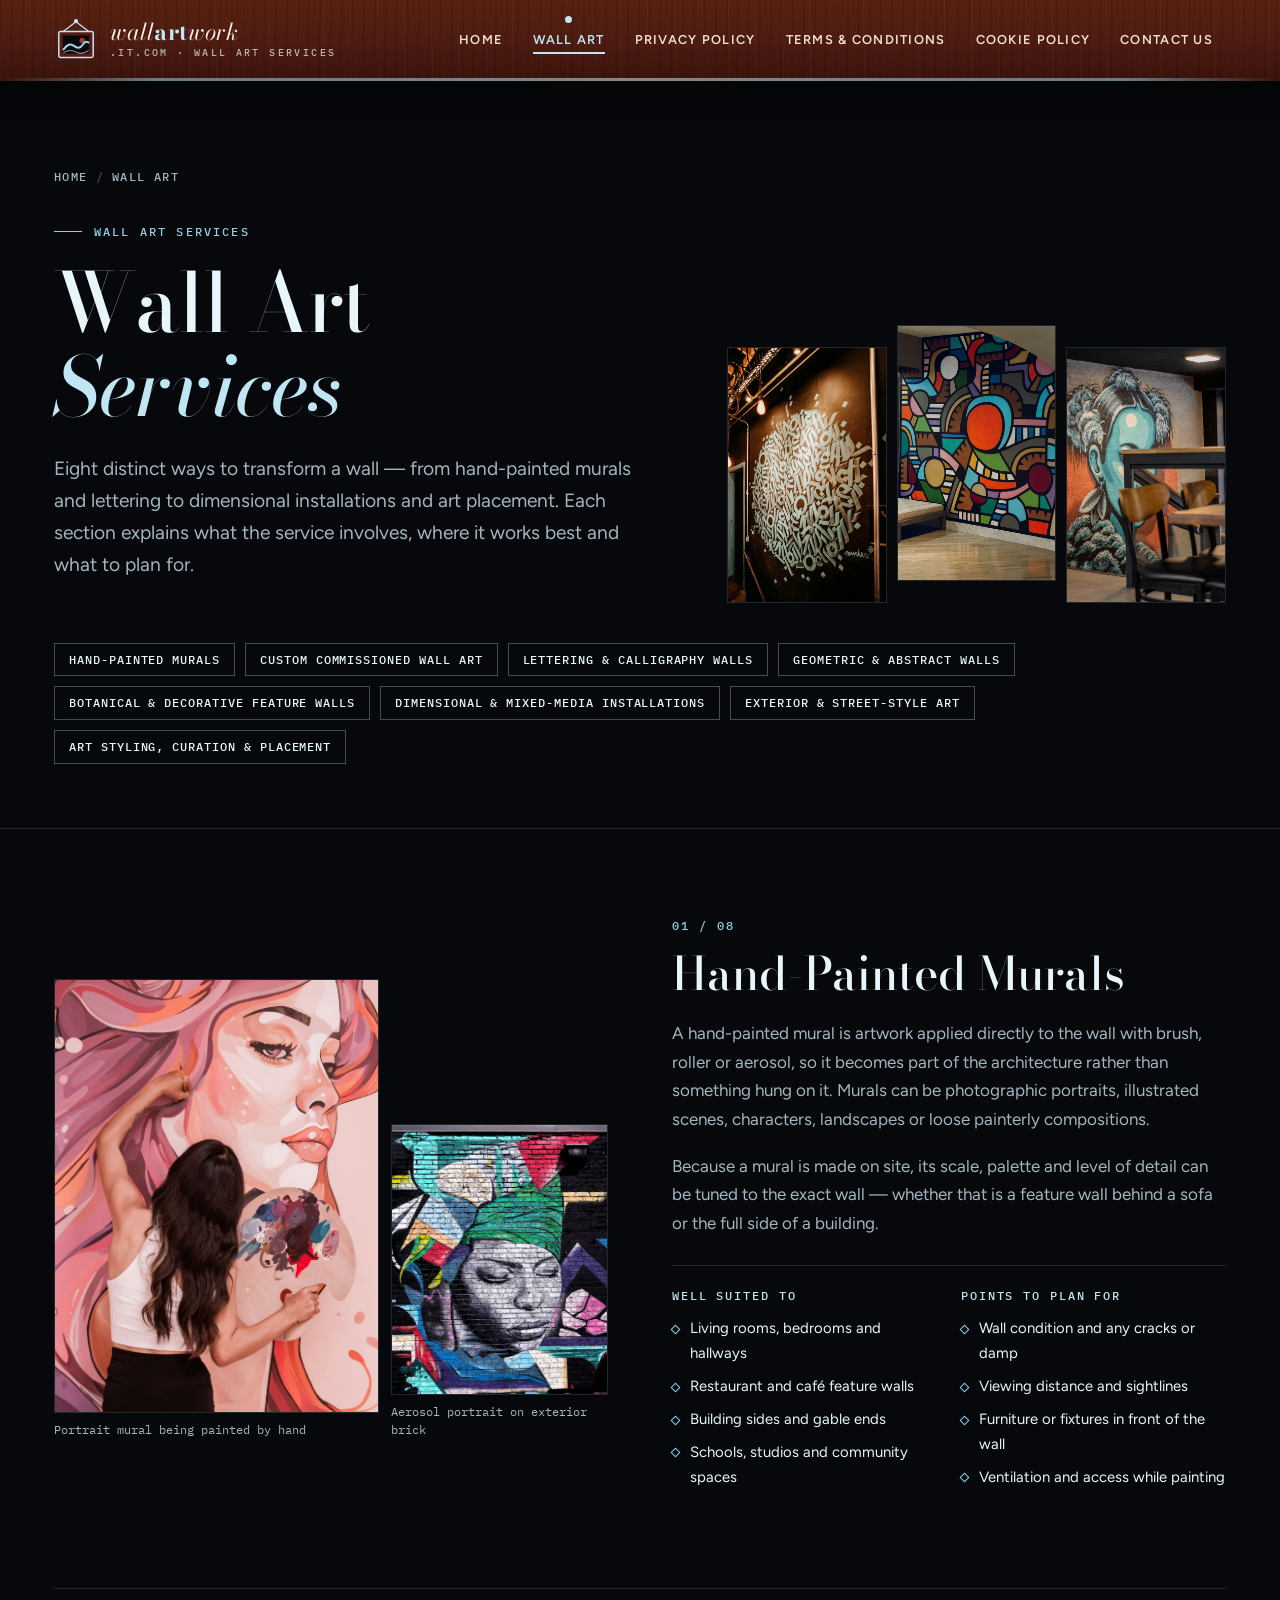
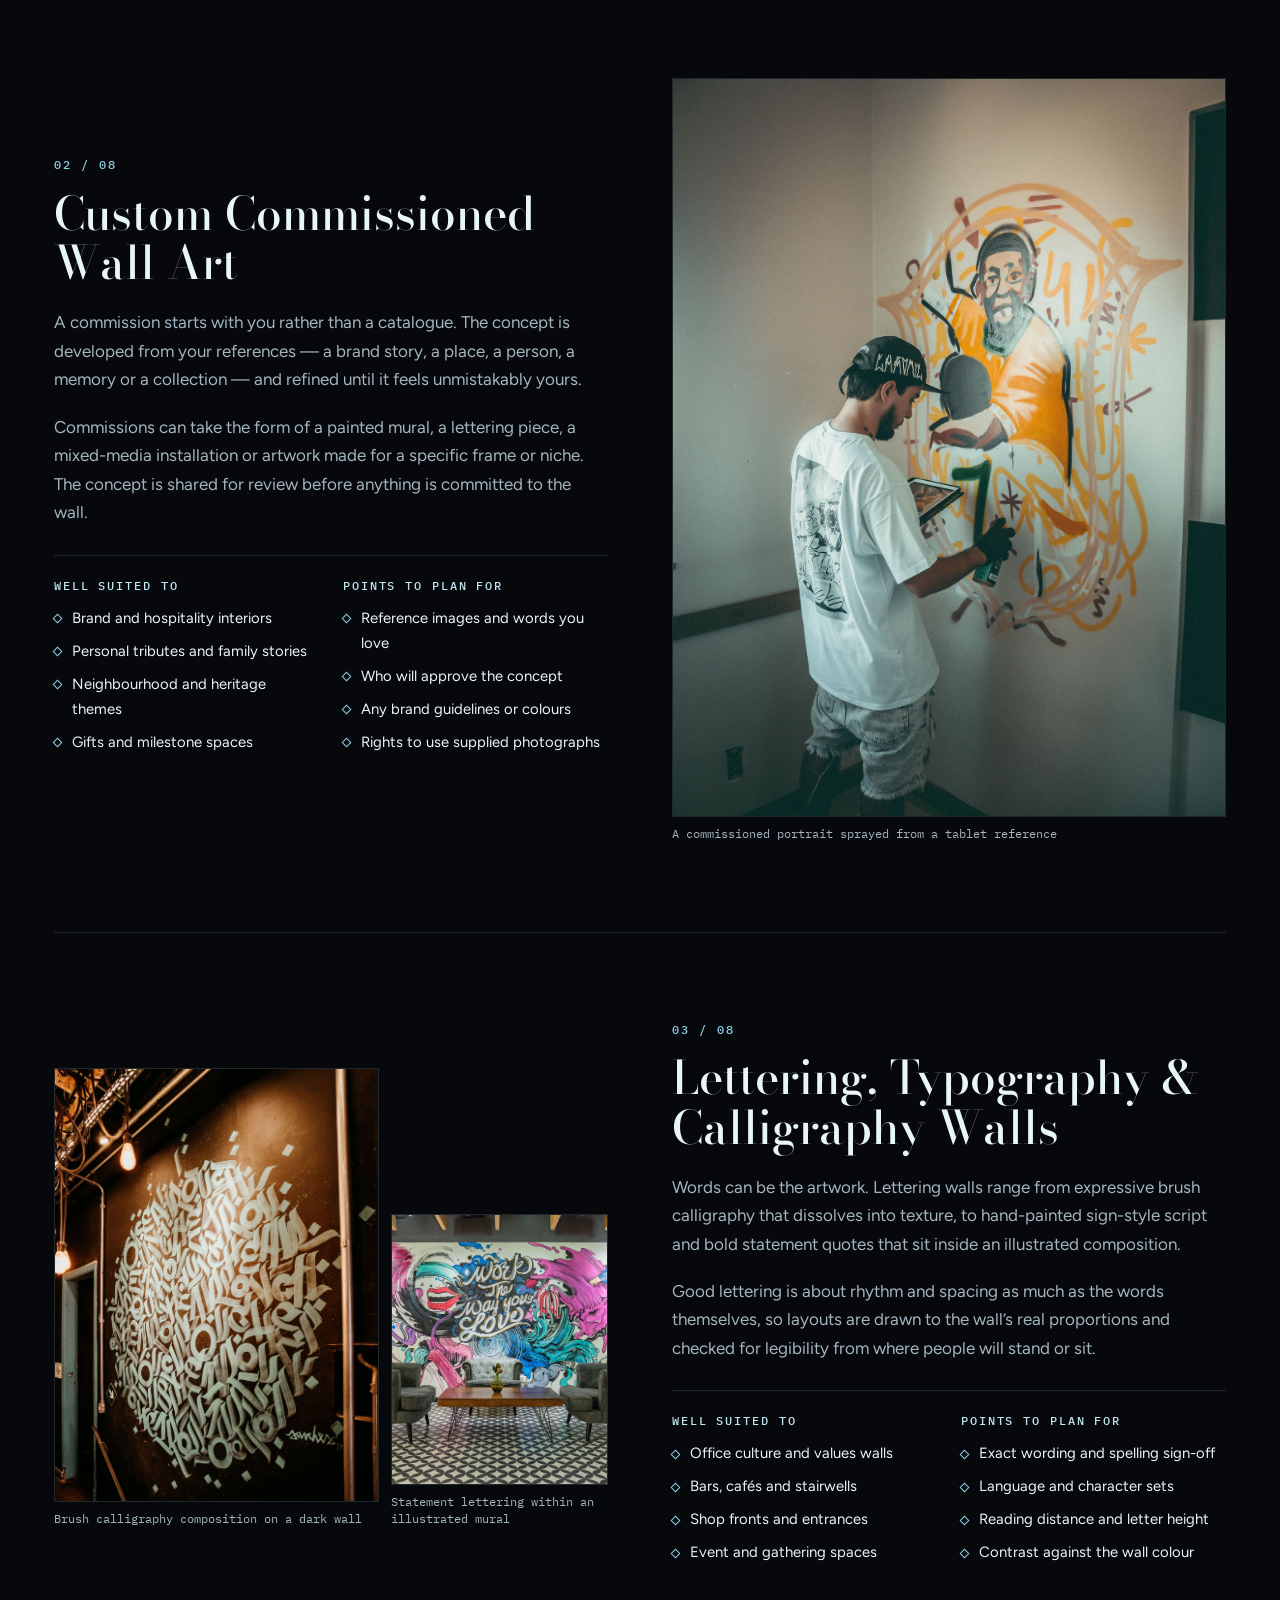
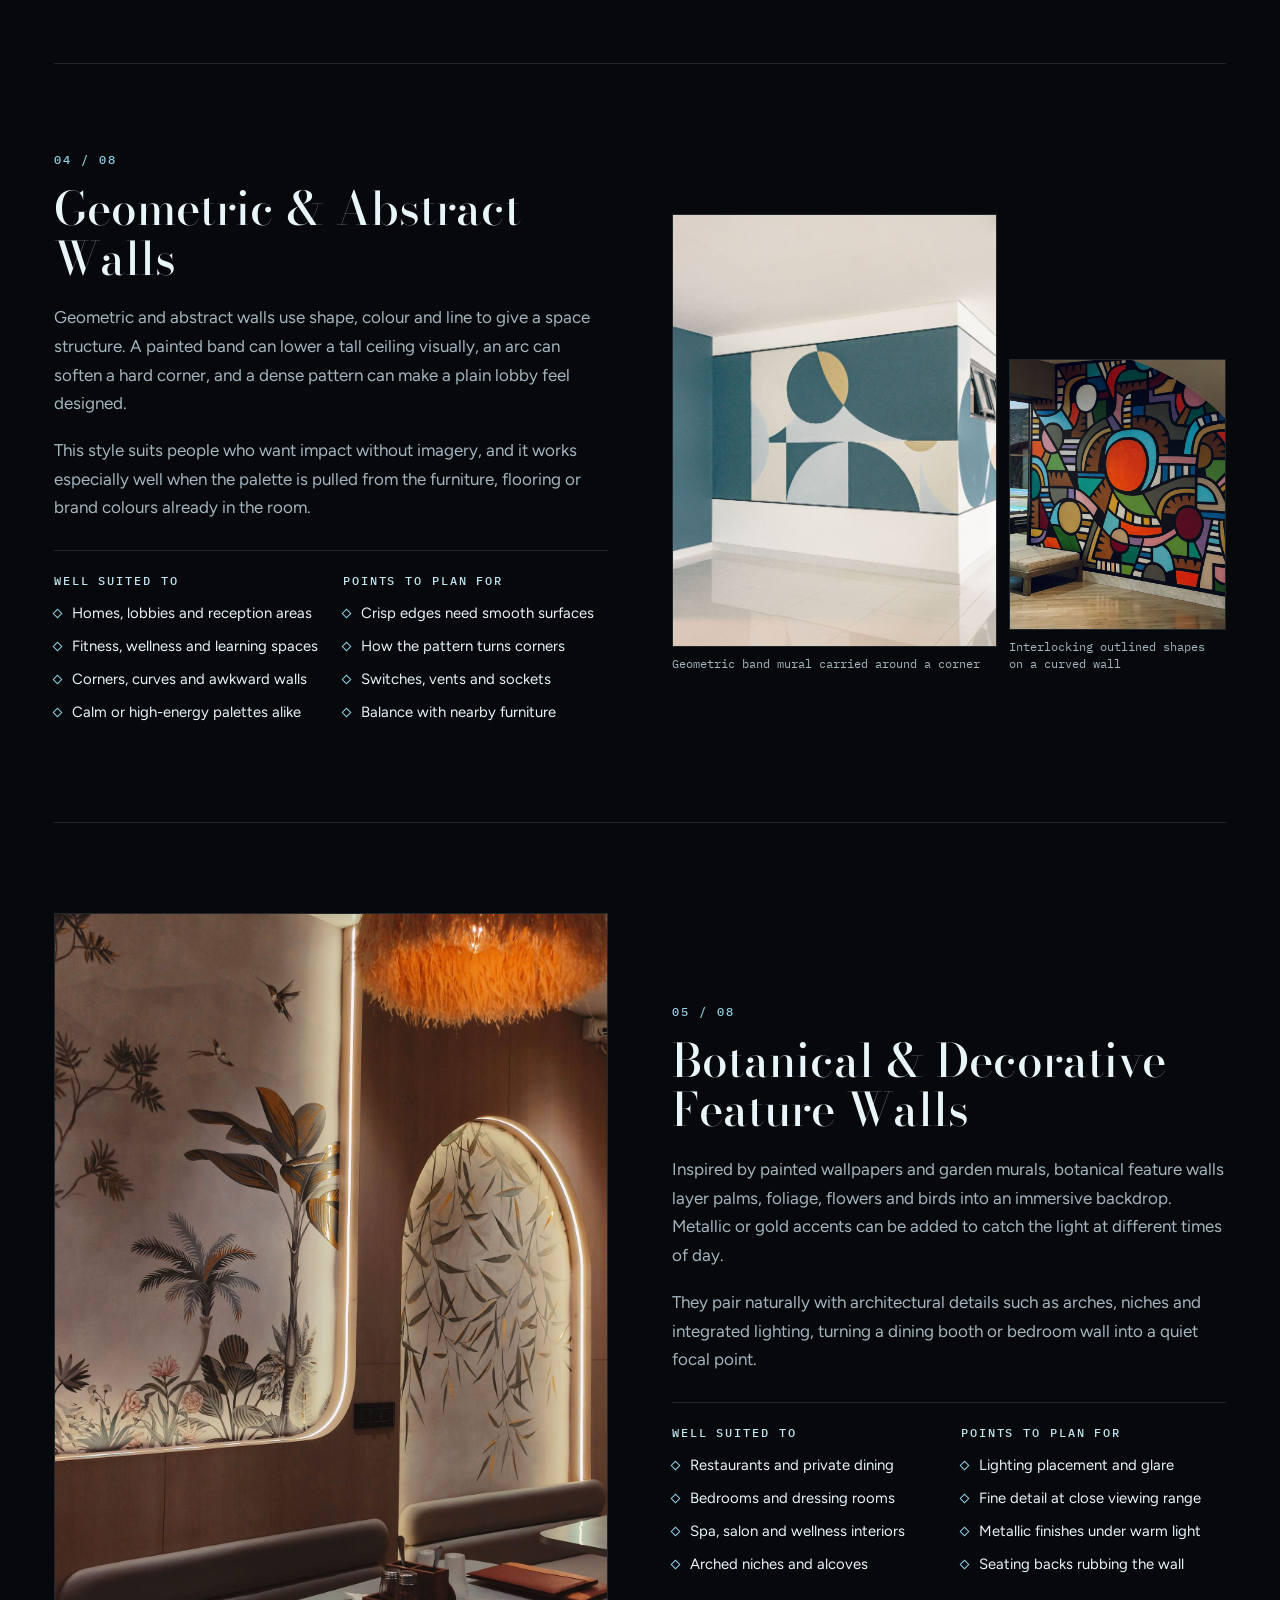
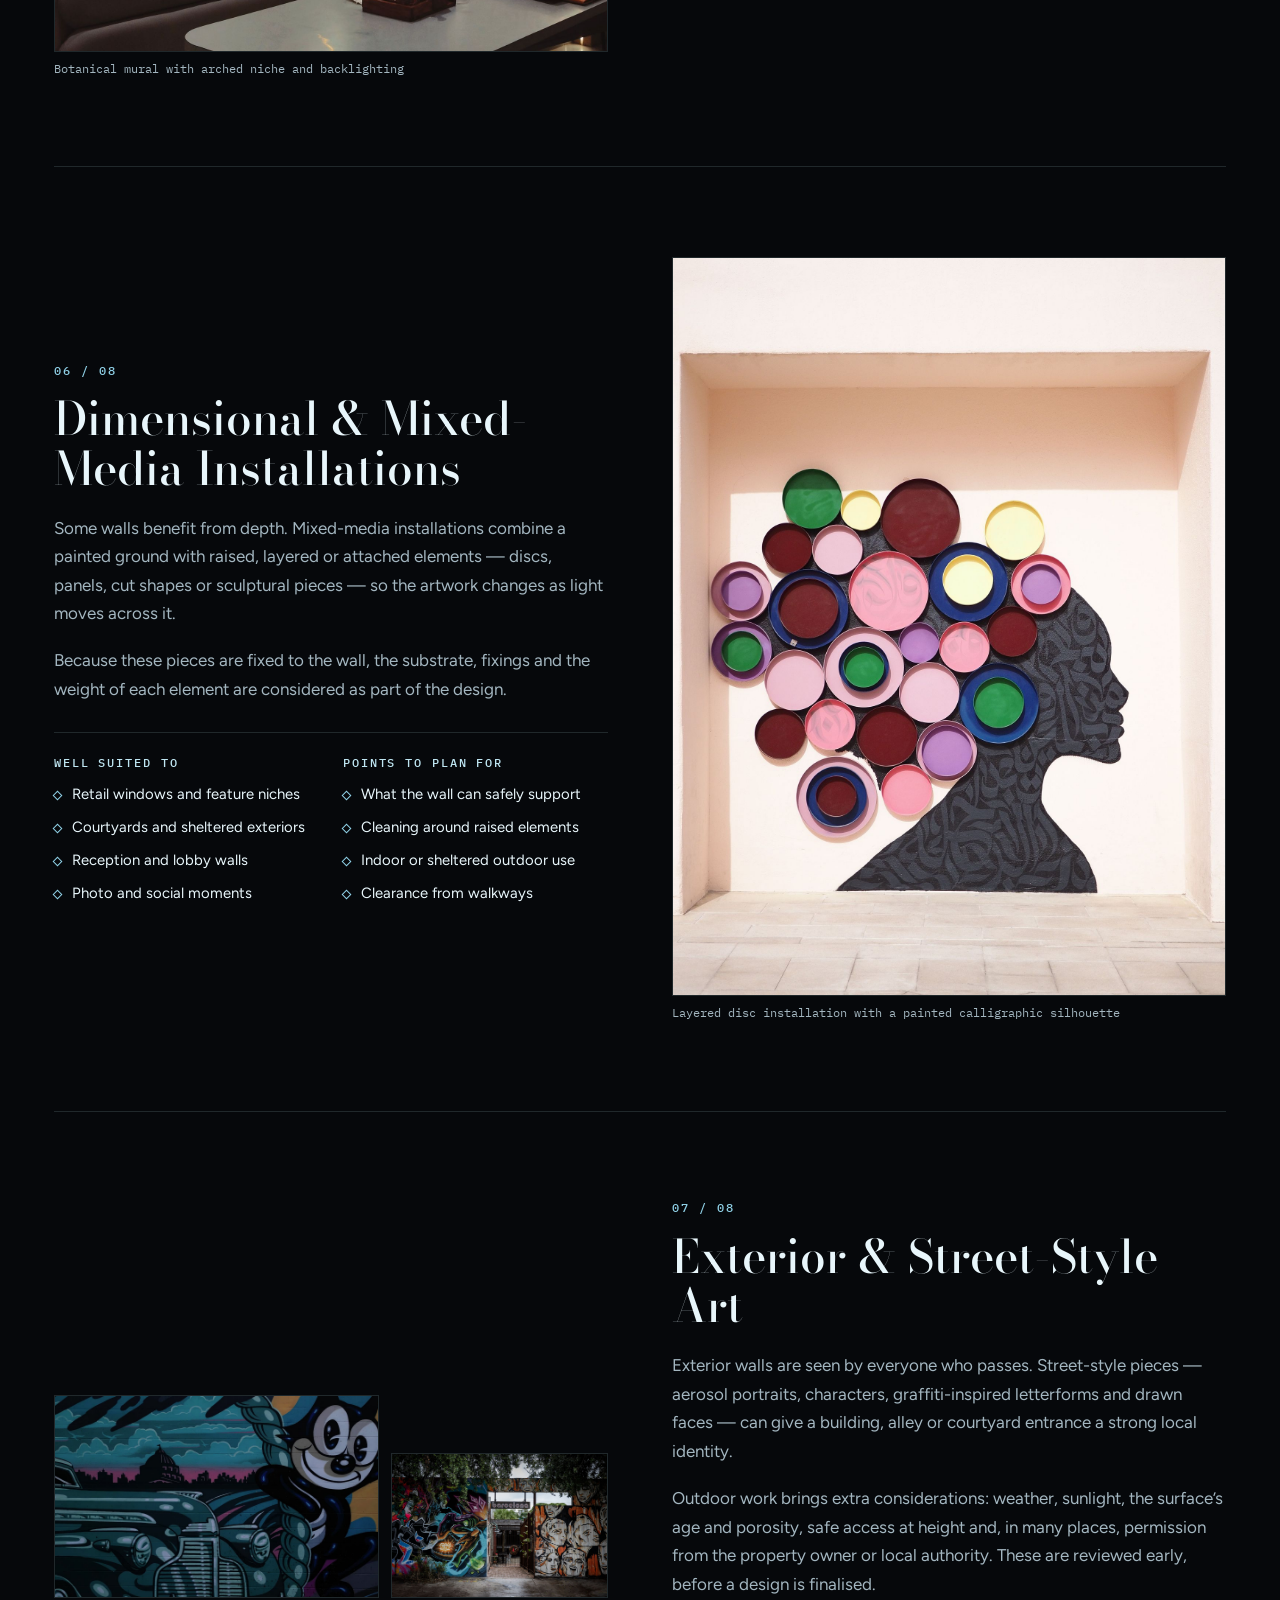
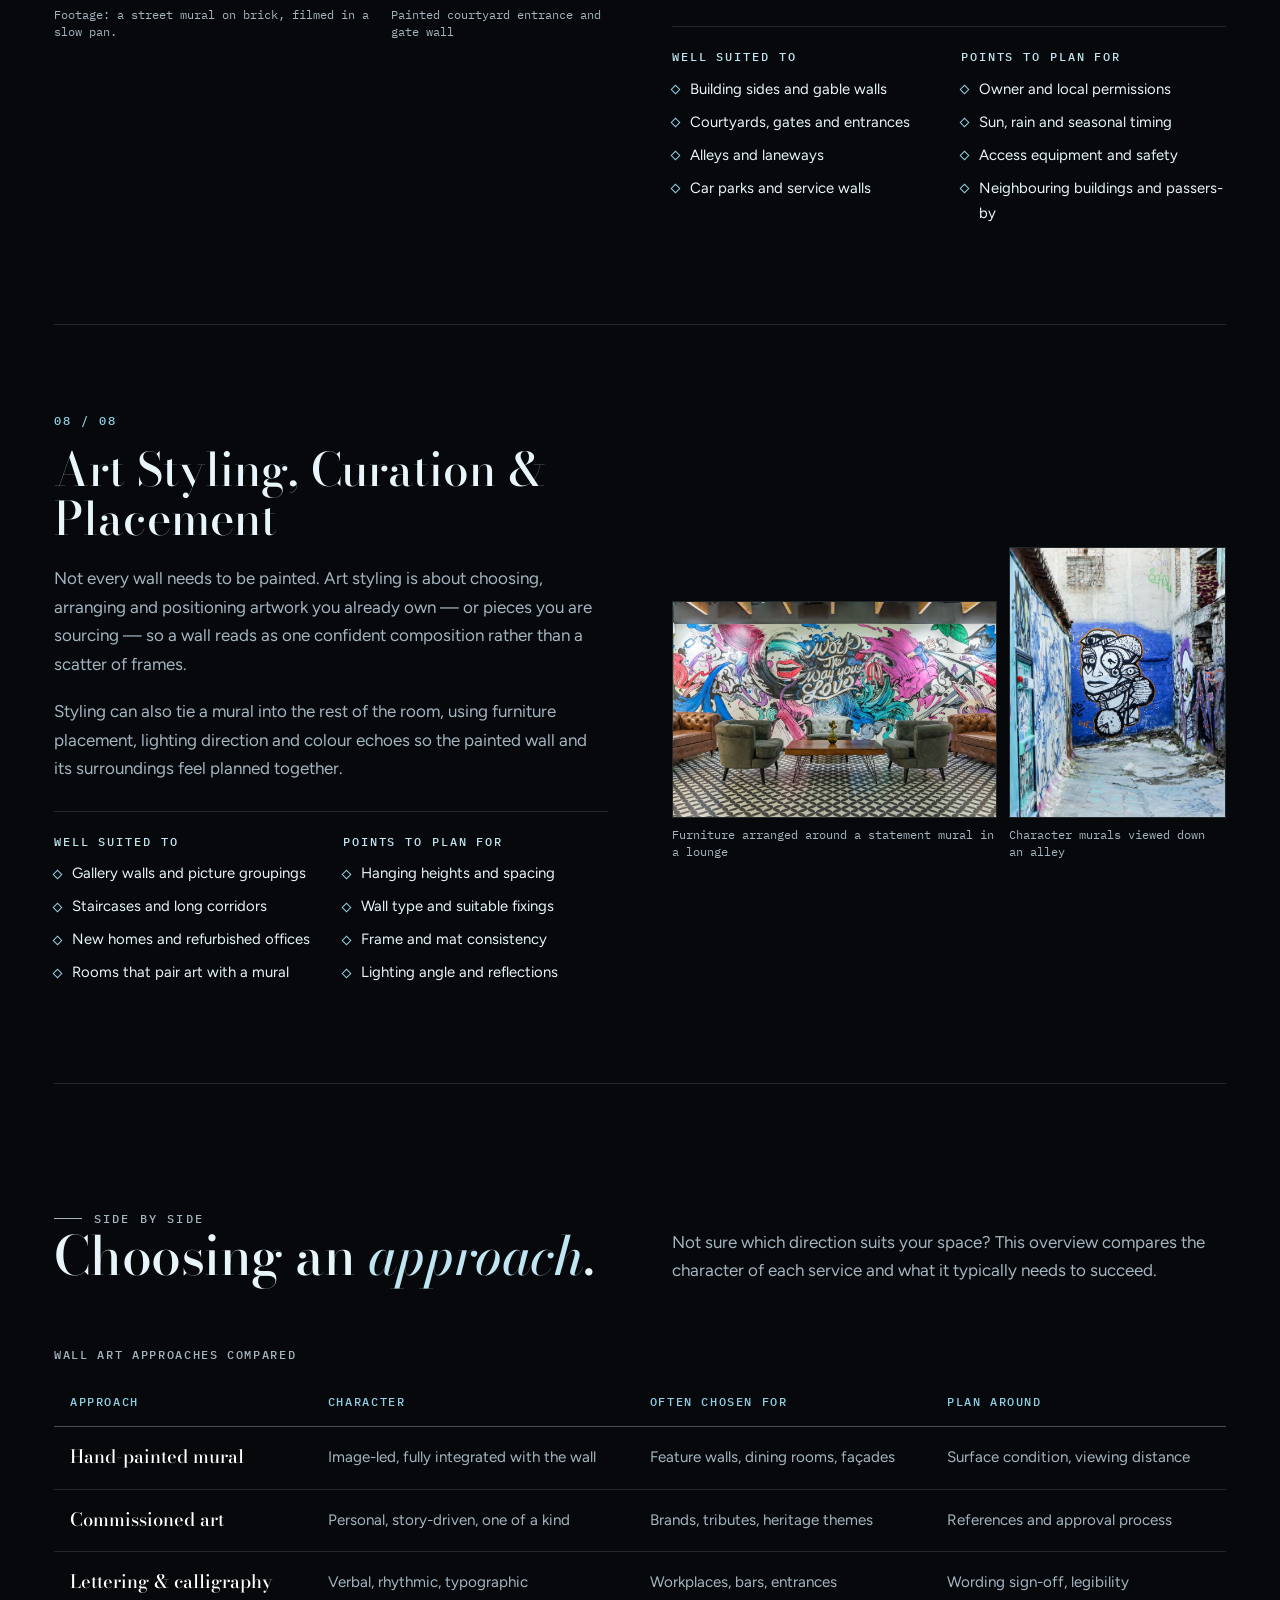
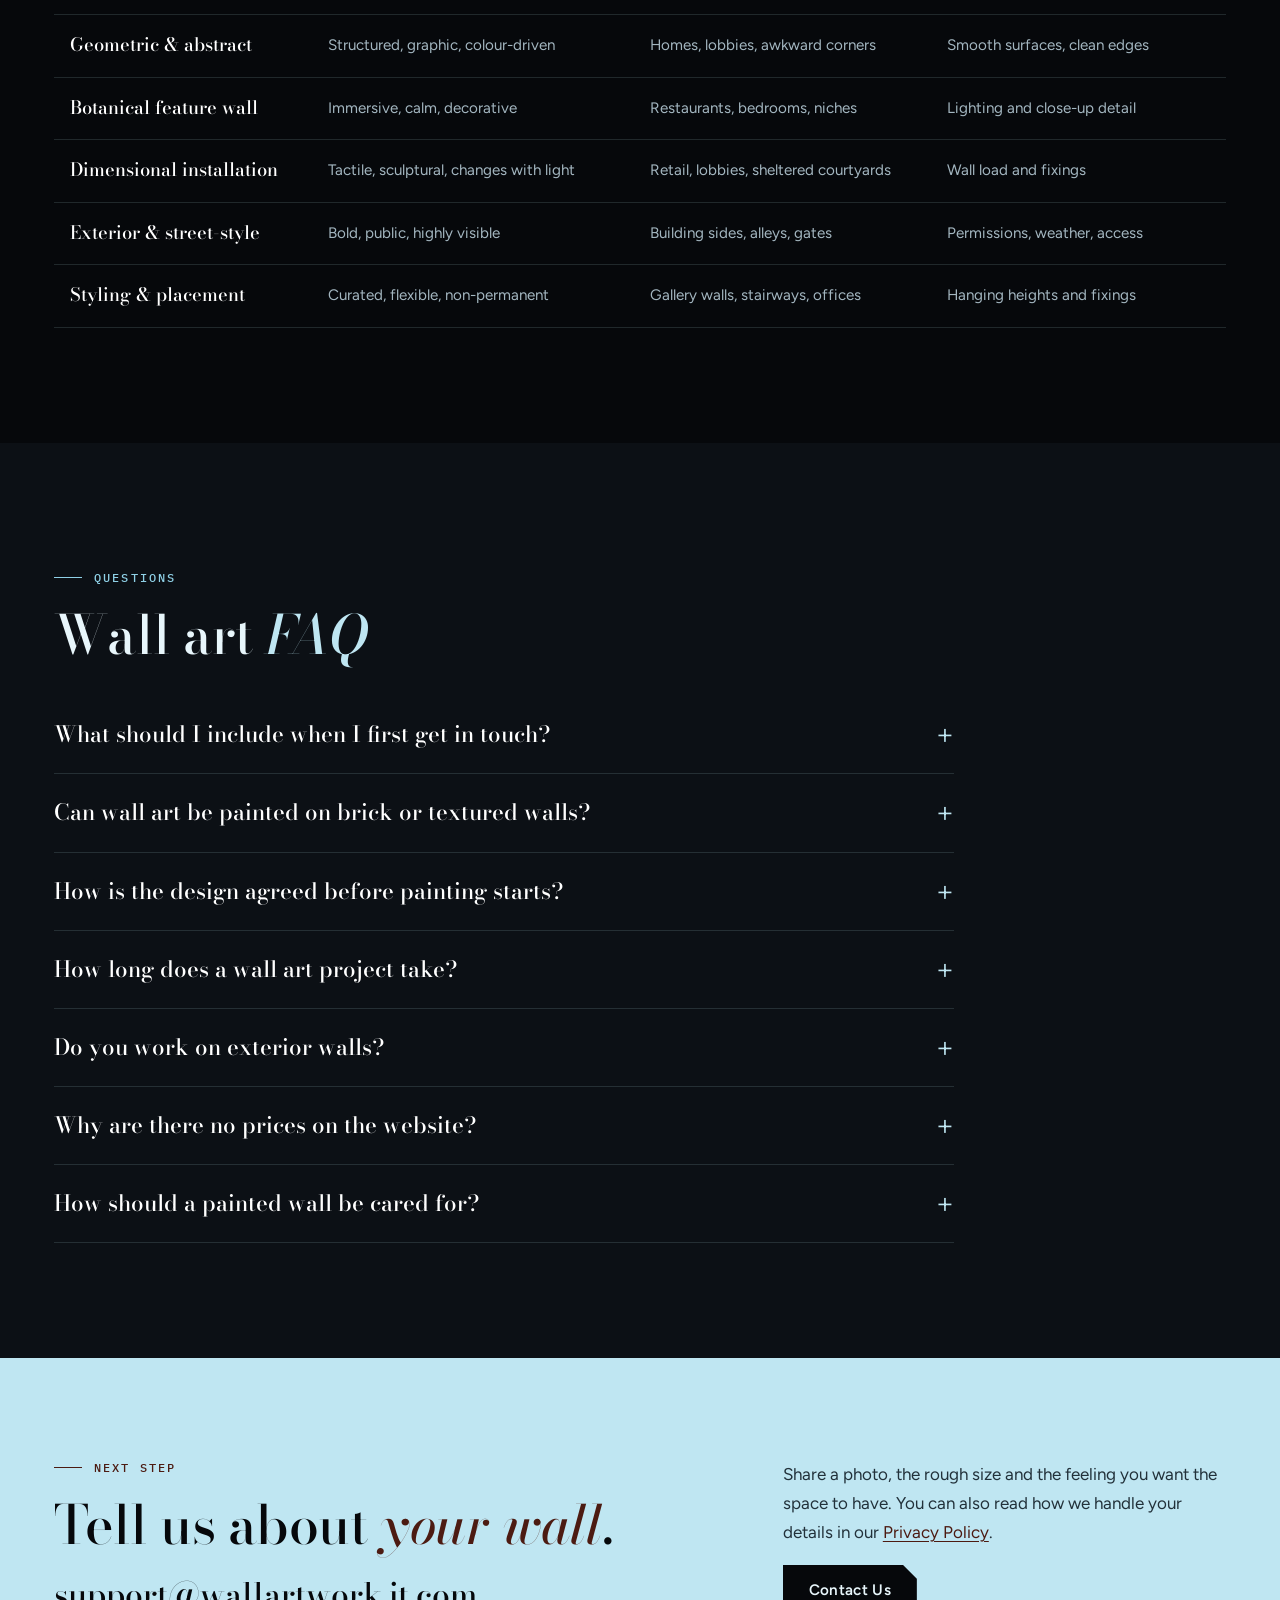
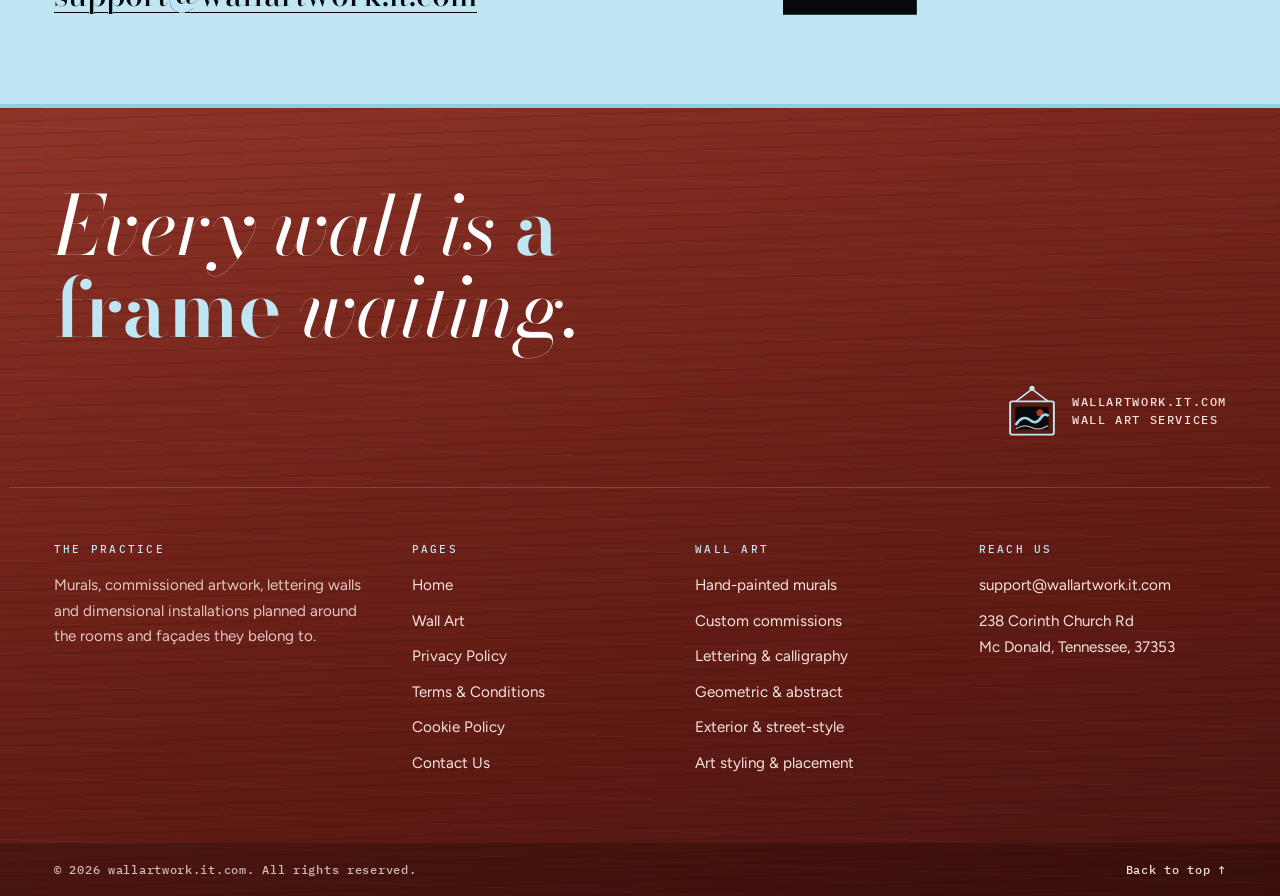
<file: collection/index.html>
<!DOCTYPE html>
<html lang="en">
<head>
  <meta charset="utf-8">
  <meta name="viewport" content="width=device-width, initial-scale=1">
  <title>Wall Art Services: Murals, Lettering, Geometric &amp; Exterior Art | wallartwork</title>
  <meta name="description" content="Explore wall art services from wallartwork.it.com: hand-painted murals, custom commissions, calligraphy and lettering walls, geometric designs, botanical feature walls, installations and art placement.">
  <meta name="robots" content="index, follow, max-image-preview:large">
  <link rel="canonical" href="https://wallartwork.it.com/collection/">
  <meta property="og:url" content="https://wallartwork.it.com/collection/">
  <meta property="og:type" content="website">
  <meta property="og:site_name" content="wallartwork.it.com">
  <meta property="og:title" content="Wall Art Services: Murals, Lettering, Geometric &amp; Exterior Art | wallartwork">
  <meta property="og:description" content="Explore wall art services from wallartwork.it.com: hand-painted murals, custom commissions, calligraphy and lettering walls, geometric designs, botanical feature walls, installations and art placement.">
  <meta property="og:image" content="https://wallartwork.it.com/assets/media/878c11b9-image.jpg">
  <meta name="twitter:card" content="summary_large_image">
  <meta name="theme-color" content="#4c1b12">
  <link rel="icon" href="../favicon.ico" sizes="any">
  <link rel="icon" type="image/png" sizes="32x32" href="../favicon-32.png">
  <link rel="apple-touch-icon" href="../apple-touch-icon.png">
  <link rel="manifest" href="../site.webmanifest">
  <link rel="preconnect" href="https://fonts.googleapis.com">
  <link rel="preconnect" href="https://fonts.gstatic.com" crossorigin>
  <link rel="stylesheet" href="https://fonts.googleapis.com/css2?family=Bodoni+Moda:ital,opsz,wght@0,6..96,400..800;1,6..96,400..800&family=Figtree:wght@400;500;600;700&family=IBM+Plex+Mono:wght@400;500&display=swap">
  <link rel="stylesheet" href="../assets/css/rail-gallery.css">
</head>
<body>
<a class="skip" href="#main">Skip to content</a>
<header class="rail">
  <div class="rail__bar wrap">
    <a class="rail__brand" href=".././" aria-label="wallartwork.it.com home">
      <svg class="rail__mark" viewBox="0 0 64 64" width="44" height="44" aria-hidden="true" focusable="false"><circle cx="32" cy="6" r="3" fill="#bfe6f2"/><path d="M11 23 32 7 53 23" fill="none" stroke="#bfe6f2" stroke-width="1.8" stroke-linecap="round" stroke-linejoin="round"/><rect x="7" y="21" width="50" height="38" rx="2.5" fill="#5a1a10" stroke="#bfe6f2" stroke-width="2.2"/><rect x="13" y="27" width="38" height="26" rx="1" fill="#07090c"/><circle cx="41" cy="34" r="4" fill="#a8372b"/><path d="M14 47c5-7 10-9 15-5s9 4 13-2 6-4 8-3" fill="none" stroke="#9fd8ea" stroke-width="3" stroke-linecap="round"/><path d="M14 52c6-4 12-4 18-1s11 2 18-2" fill="none" stroke="#e9f6fa" stroke-width="1.4" stroke-linecap="round" opacity=".7"/></svg>
      <span class="rail__name">wall<b>art</b>work<small>.it.com &middot; wall art services</small></span>
    </a>
    <button class="rail__toggle" type="button" aria-expanded="false" aria-controls="rail-nav" aria-label="Open menu"><span></span><span></span><span></span></button>
    <nav class="rail__nav" id="rail-nav" aria-label="Main navigation">
      <ul class="rail__list">
        <li><a href=".././">Home</a></li><li><a href="../collection/./" aria-current="page">Wall Art</a></li><li><a href="../privacy-policy/./">Privacy Policy</a></li><li><a href="../terms-conditions/./">Terms &amp; Conditions</a></li><li><a href="../cookie-policy/./">Cookie Policy</a></li><li><a href="../contact-us/./">Contact Us</a></li>
      </ul>
      <p class="rail__drawer-foot">Write to us: <a href="mailto:support@wallartwork.it.com">support@wallartwork.it.com</a><br>238 Corinth Church Rd, Mc Donald, Tennessee, 37353</p>
    </nav>
    <a class="rail__plaque" href="mailto:support@wallartwork.it.com">Email us &rarr;</a>
  </div>
  <div class="rail__wire" aria-hidden="true"></div>
</header>

<main id="main">
  <section class="masthead" aria-labelledby="wa-title">
    <div class="wrap">
      <ol class="crumbs" aria-label="Breadcrumb"><li><a href=".././">Home</a></li><li aria-current="page">Wall Art</li></ol>
      <div class="mh-split">
        <div>
          <p class="tag">Wall art services</p>
          <h1 class="h1" id="wa-title">Wall Art <em>Services</em></h1>
          <p class="lede" style="margin-top:24px">Eight distinct ways to transform a wall — from hand-painted murals and lettering to dimensional installations and art placement. Each section explains what the service involves, where it works best and what to plan for.</p>
        </div>
        <div class="mh-strip" aria-hidden="true">
          <img src="../assets/media/f225cf9f-image.jpg" alt="" width="1333" height="2000" fetchpriority="high">
          <img src="../assets/media/a8d88f9f-image.jpg" alt="" width="1500" height="2000" fetchpriority="high">
          <img src="../assets/media/30a8a5c8-image.jpg" alt="" width="1334" height="2000" fetchpriority="high">
        </div>
      </div>
      <nav aria-label="Jump to a service"><ul class="jump"><li><a href="#murals">Hand-Painted Murals</a></li><li><a href="#commissions">Custom Commissioned Wall Art</a></li><li><a href="#lettering">Lettering &amp; Calligraphy Walls</a></li><li><a href="#geometric">Geometric &amp; Abstract Walls</a></li><li><a href="#botanical">Botanical &amp; Decorative Feature Walls</a></li><li><a href="#installations">Dimensional &amp; Mixed-Media Installations</a></li><li><a href="#exterior">Exterior &amp; Street-Style Art</a></li><li><a href="#styling">Art Styling, Curation &amp; Placement</a></li></ul></nav>
    </div>
  </section>

  <div class="wrap">
    <section class="svc" id="murals" aria-labelledby="murals-h">
      <div class="svc__media svc__media--pair"><figure><img src="../assets/media/878c11b9-image.jpg" alt="Muralist holding a paint palette while painting a large pink and coral portrait mural of a woman with flowing hair" width="1333" height="2000" class="tall" loading="lazy" decoding="async"><figcaption>Portrait mural being painted by hand</figcaption></figure><figure><img src="../assets/media/81c16638-image.jpg" alt="Large aerosol portrait mural of a woman with closed eyes and a green headwrap on a black brick building exterior" width="2000" height="1333" class="short" loading="lazy" decoding="async"><figcaption>Aerosol portrait on exterior brick</figcaption></figure></div>
      <div class="svc__body">
        <span class="svc__n">01 / 08</span>
        <h2 id="murals-h">Hand-Painted Murals</h2>
        <p>A hand-painted mural is artwork applied directly to the wall with brush, roller or aerosol, so it becomes part of the architecture rather than something hung on it. Murals can be photographic portraits, illustrated scenes, characters, landscapes or loose painterly compositions.</p><p>Because a mural is made on site, its scale, palette and level of detail can be tuned to the exact wall — whether that is a feature wall behind a sofa or the full side of a building.</p>
        <div class="svc__lists"><div><h3>Well suited to</h3><ul><li>Living rooms, bedrooms and hallways</li><li>Restaurant and café feature walls</li><li>Building sides and gable ends</li><li>Schools, studios and community spaces</li></ul></div><div><h3>Points to plan for</h3><ul><li>Wall condition and any cracks or damp</li><li>Viewing distance and sightlines</li><li>Furniture or fixtures in front of the wall</li><li>Ventilation and access while painting</li></ul></div></div>
      </div>
    </section>
    <section class="svc svc--flip" id="commissions" aria-labelledby="commissions-h">
      <div class="svc__media"><figure><img src="../assets/media/f1d6a7f1-image.jpg" alt="Artist using spray paint and a tablet reference to create an orange-toned portrait mural on an interior wall" width="1333" height="2000" class="tall" loading="lazy" decoding="async"><figcaption>A commissioned portrait sprayed from a tablet reference</figcaption></figure></div>
      <div class="svc__body">
        <span class="svc__n">02 / 08</span>
        <h2 id="commissions-h">Custom Commissioned Wall Art</h2>
        <p>A commission starts with you rather than a catalogue. The concept is developed from your references — a brand story, a place, a person, a memory or a collection — and refined until it feels unmistakably yours.</p><p>Commissions can take the form of a painted mural, a lettering piece, a mixed-media installation or artwork made for a specific frame or niche. The concept is shared for review before anything is committed to the wall.</p>
        <div class="svc__lists"><div><h3>Well suited to</h3><ul><li>Brand and hospitality interiors</li><li>Personal tributes and family stories</li><li>Neighbourhood and heritage themes</li><li>Gifts and milestone spaces</li></ul></div><div><h3>Points to plan for</h3><ul><li>Reference images and words you love</li><li>Who will approve the concept</li><li>Any brand guidelines or colours</li><li>Rights to use supplied photographs</li></ul></div></div>
      </div>
    </section>
    <section class="svc" id="lettering" aria-labelledby="lettering-h">
      <div class="svc__media svc__media--pair"><figure><img src="../assets/media/f225cf9f-image.jpg" alt="Large white brush-calligraphy lettering composition painted on a dark wall beneath Edison bulb lighting" width="1333" height="2000" class="tall" loading="lazy" decoding="async"><figcaption>Brush calligraphy composition on a dark wall</figcaption></figure><figure><img src="../assets/media/587bcb4c-image.jpg" alt="Colourful lounge mural with the lettering Work the way you love behind armchairs, leather sofas and a patterned tile floor" width="2000" height="1334" class="short" loading="lazy" decoding="async"><figcaption>Statement lettering within an illustrated mural</figcaption></figure></div>
      <div class="svc__body">
        <span class="svc__n">03 / 08</span>
        <h2 id="lettering-h">Lettering, Typography &amp; Calligraphy Walls</h2>
        <p>Words can be the artwork. Lettering walls range from expressive brush calligraphy that dissolves into texture, to hand-painted sign-style script and bold statement quotes that sit inside an illustrated composition.</p><p>Good lettering is about rhythm and spacing as much as the words themselves, so layouts are drawn to the wall&rsquo;s real proportions and checked for legibility from where people will stand or sit.</p>
        <div class="svc__lists"><div><h3>Well suited to</h3><ul><li>Office culture and values walls</li><li>Bars, cafés and stairwells</li><li>Shop fronts and entrances</li><li>Event and gathering spaces</li></ul></div><div><h3>Points to plan for</h3><ul><li>Exact wording and spelling sign-off</li><li>Language and character sets</li><li>Reading distance and letter height</li><li>Contrast against the wall colour</li></ul></div></div>
      </div>
    </section>
    <section class="svc svc--flip" id="geometric" aria-labelledby="geometric-h">
      <div class="svc__media svc__media--pair"><figure><img src="../assets/media/27e3bc14-image.jpg" alt="Geometric abstract mural of circles and arcs in teal, pale blue, cream and mustard painted as a band across a white room" width="1333" height="2000" class="tall" loading="lazy" decoding="async"><figcaption>Geometric band mural carried around a corner</figcaption></figure><figure><img src="../assets/media/a8d88f9f-image.jpg" alt="Bold geometric mural of interlocking colourful shapes with thick black outlines on a curved lobby wall beside a bench" width="1500" height="2000" class="short" loading="lazy" decoding="async"><figcaption>Interlocking outlined shapes on a curved wall</figcaption></figure></div>
      <div class="svc__body">
        <span class="svc__n">04 / 08</span>
        <h2 id="geometric-h">Geometric &amp; Abstract Walls</h2>
        <p>Geometric and abstract walls use shape, colour and line to give a space structure. A painted band can lower a tall ceiling visually, an arc can soften a hard corner, and a dense pattern can make a plain lobby feel designed.</p><p>This style suits people who want impact without imagery, and it works especially well when the palette is pulled from the furniture, flooring or brand colours already in the room.</p>
        <div class="svc__lists"><div><h3>Well suited to</h3><ul><li>Homes, lobbies and reception areas</li><li>Fitness, wellness and learning spaces</li><li>Corners, curves and awkward walls</li><li>Calm or high-energy palettes alike</li></ul></div><div><h3>Points to plan for</h3><ul><li>Crisp edges need smooth surfaces</li><li>How the pattern turns corners</li><li>Switches, vents and sockets</li><li>Balance with nearby furniture</li></ul></div></div>
      </div>
    </section>
    <section class="svc" id="botanical" aria-labelledby="botanical-h">
      <div class="svc__media"><figure><img src="../assets/media/71de5e8c-image.jpg" alt="Hand-painted botanical mural with palms, hummingbirds and gold accents above restaurant booth seating, framed by backlit arched niches" width="1500" height="2000" class="tall" loading="lazy" decoding="async"><figcaption>Botanical mural with arched niche and backlighting</figcaption></figure></div>
      <div class="svc__body">
        <span class="svc__n">05 / 08</span>
        <h2 id="botanical-h">Botanical &amp; Decorative Feature Walls</h2>
        <p>Inspired by painted wallpapers and garden murals, botanical feature walls layer palms, foliage, flowers and birds into an immersive backdrop. Metallic or gold accents can be added to catch the light at different times of day.</p><p>They pair naturally with architectural details such as arches, niches and integrated lighting, turning a dining booth or bedroom wall into a quiet focal point.</p>
        <div class="svc__lists"><div><h3>Well suited to</h3><ul><li>Restaurants and private dining</li><li>Bedrooms and dressing rooms</li><li>Spa, salon and wellness interiors</li><li>Arched niches and alcoves</li></ul></div><div><h3>Points to plan for</h3><ul><li>Lighting placement and glare</li><li>Fine detail at close viewing range</li><li>Metallic finishes under warm light</li><li>Seating backs rubbing the wall</li></ul></div></div>
      </div>
    </section>
    <section class="svc svc--flip" id="installations" aria-labelledby="installations-h">
      <div class="svc__media"><figure><img src="../assets/media/28ff3a7f-image.jpg" alt="Wall installation of layered coloured metal discs forming the hair of a black calligraphic profile silhouette" width="1500" height="2000" class="tall" loading="lazy" decoding="async"><figcaption>Layered disc installation with a painted calligraphic silhouette</figcaption></figure></div>
      <div class="svc__body">
        <span class="svc__n">06 / 08</span>
        <h2 id="installations-h">Dimensional &amp; Mixed-Media Installations</h2>
        <p>Some walls benefit from depth. Mixed-media installations combine a painted ground with raised, layered or attached elements — discs, panels, cut shapes or sculptural pieces — so the artwork changes as light moves across it.</p><p>Because these pieces are fixed to the wall, the substrate, fixings and the weight of each element are considered as part of the design.</p>
        <div class="svc__lists"><div><h3>Well suited to</h3><ul><li>Retail windows and feature niches</li><li>Courtyards and sheltered exteriors</li><li>Reception and lobby walls</li><li>Photo and social moments</li></ul></div><div><h3>Points to plan for</h3><ul><li>What the wall can safely support</li><li>Cleaning around raised elements</li><li>Indoor or sheltered outdoor use</li><li>Clearance from walkways</li></ul></div></div>
      </div>
    </section>
    <section class="svc" id="exterior" aria-labelledby="exterior-h">
      <div class="svc__media svc__media--pair"><figure data-wall-video style="position:relative">
          <video class="wide" autoplay muted loop playsinline preload="none" poster="../assets/img/mural-pan-poster.jpg" aria-label="Slow camera pan across a vividly painted street mural on brick" style="aspect-ratio:16/10">
            <source src="../assets/media/8fcd3248-13752081_3840_2160_30fps.mp4" type="video/mp4">
          </video>
          <figcaption>Footage: a street mural on brick, filmed in a slow pan.</figcaption>
        </figure><figure><img src="../assets/media/d8833a39-image.jpg" alt="Courtyard entrance flanked by a colourful graffiti mural and an orange-and-black painted wall of drawn faces" width="2000" height="1333" class="wide" loading="lazy" decoding="async"><figcaption>Painted courtyard entrance and gate wall</figcaption></figure></div>
      <div class="svc__body">
        <span class="svc__n">07 / 08</span>
        <h2 id="exterior-h">Exterior &amp; Street-Style Art</h2>
        <p>Exterior walls are seen by everyone who passes. Street-style pieces — aerosol portraits, characters, graffiti-inspired letterforms and drawn faces — can give a building, alley or courtyard entrance a strong local identity.</p><p>Outdoor work brings extra considerations: weather, sunlight, the surface&rsquo;s age and porosity, safe access at height and, in many places, permission from the property owner or local authority. These are reviewed early, before a design is finalised.</p>
        <div class="svc__lists"><div><h3>Well suited to</h3><ul><li>Building sides and gable walls</li><li>Courtyards, gates and entrances</li><li>Alleys and laneways</li><li>Car parks and service walls</li></ul></div><div><h3>Points to plan for</h3><ul><li>Owner and local permissions</li><li>Sun, rain and seasonal timing</li><li>Access equipment and safety</li><li>Neighbouring buildings and passers-by</li></ul></div></div>
      </div>
    </section>
    <section class="svc svc--flip" id="styling" aria-labelledby="styling-h">
      <div class="svc__media svc__media--pair"><figure><img src="../assets/media/587bcb4c-image.jpg" alt="Colourful lounge mural with the lettering Work the way you love behind armchairs, leather sofas and a patterned tile floor" width="2000" height="1334" class="wide" loading="lazy" decoding="async"><figcaption>Furniture arranged around a statement mural in a lounge</figcaption></figure><figure><img src="../assets/media/e0dac1b5-image.jpg" alt="Narrow alley lined with black-and-white character murals on blue and purple painted walls" width="2000" height="1331" class="short" loading="lazy" decoding="async"><figcaption>Character murals viewed down an alley</figcaption></figure></div>
      <div class="svc__body">
        <span class="svc__n">08 / 08</span>
        <h2 id="styling-h">Art Styling, Curation &amp; Placement</h2>
        <p>Not every wall needs to be painted. Art styling is about choosing, arranging and positioning artwork you already own — or pieces you are sourcing — so a wall reads as one confident composition rather than a scatter of frames.</p><p>Styling can also tie a mural into the rest of the room, using furniture placement, lighting direction and colour echoes so the painted wall and its surroundings feel planned together.</p>
        <div class="svc__lists"><div><h3>Well suited to</h3><ul><li>Gallery walls and picture groupings</li><li>Staircases and long corridors</li><li>New homes and refurbished offices</li><li>Rooms that pair art with a mural</li></ul></div><div><h3>Points to plan for</h3><ul><li>Hanging heights and spacing</li><li>Wall type and suitable fixings</li><li>Frame and mat consistency</li><li>Lighting angle and reflections</li></ul></div></div>
      </div>
    </section>
  </div>

  <section class="sec" aria-labelledby="compare-title">
    <div class="wrap">
      <div class="sec__head">
        <div><p class="tag">Side by side</p><h2 class="h2" id="compare-title">Choosing an <em>approach</em>.</h2></div>
        <p>Not sure which direction suits your space? This overview compares the character of each service and what it typically needs to succeed.</p>
      </div>
      <table class="compare">
        <caption>Wall art approaches compared</caption>
        <thead><tr><th scope="col">Approach</th><th scope="col">Character</th><th scope="col">Often chosen for</th><th scope="col">Plan around</th></tr></thead>
        <tbody><tr><th scope="row">Hand-painted mural</th><td data-label="Character">Image-led, fully integrated with the wall</td><td data-label="Often chosen for">Feature walls, dining rooms, façades</td><td data-label="Plan around">Surface condition, viewing distance</td></tr><tr><th scope="row">Commissioned art</th><td data-label="Character">Personal, story-driven, one of a kind</td><td data-label="Often chosen for">Brands, tributes, heritage themes</td><td data-label="Plan around">References and approval process</td></tr><tr><th scope="row">Lettering &amp; calligraphy</th><td data-label="Character">Verbal, rhythmic, typographic</td><td data-label="Often chosen for">Workplaces, bars, entrances</td><td data-label="Plan around">Wording sign-off, legibility</td></tr><tr><th scope="row">Geometric &amp; abstract</th><td data-label="Character">Structured, graphic, colour-driven</td><td data-label="Often chosen for">Homes, lobbies, awkward corners</td><td data-label="Plan around">Smooth surfaces, clean edges</td></tr><tr><th scope="row">Botanical feature wall</th><td data-label="Character">Immersive, calm, decorative</td><td data-label="Often chosen for">Restaurants, bedrooms, niches</td><td data-label="Plan around">Lighting and close-up detail</td></tr><tr><th scope="row">Dimensional installation</th><td data-label="Character">Tactile, sculptural, changes with light</td><td data-label="Often chosen for">Retail, lobbies, sheltered courtyards</td><td data-label="Plan around">Wall load and fixings</td></tr><tr><th scope="row">Exterior &amp; street-style</th><td data-label="Character">Bold, public, highly visible</td><td data-label="Often chosen for">Building sides, alleys, gates</td><td data-label="Plan around">Permissions, weather, access</td></tr><tr><th scope="row">Styling &amp; placement</th><td data-label="Character">Curated, flexible, non-permanent</td><td data-label="Often chosen for">Gallery walls, stairways, offices</td><td data-label="Plan around">Hanging heights and fixings</td></tr></tbody>
      </table>
    </div>
  </section>

  <section class="sec sec--coal" aria-labelledby="faq-title">
    <div class="wrap">
      <p class="tag">Questions</p>
      <h2 class="h2" id="faq-title" style="margin-bottom:32px">Wall art <em>FAQ</em></h2>
      <div class="faq"><details><summary>What should I include when I first get in touch?</summary><p>A photo of the wall, approximate measurements, the type of space, any references or words you like, and your ideal timing. The more context you share, the more useful the first reply can be. Our <a href="../contact-us/./">Contact page</a> has a short checklist.</p></details><details><summary>Can wall art be painted on brick or textured walls?</summary><p>Often, yes. Many murals are painted on brick, render, concrete and plaster. Texture changes how fine detail and straight edges read, so the surface is reviewed first and the design is adapted to suit it.</p></details><details><summary>How is the design agreed before painting starts?</summary><p>A concept — typically a sketch or digital mock-up showing composition, palette and scale on your wall — is shared for feedback. Painting or installation begins only once the design has been approved.</p></details><details><summary>How long does a wall art project take?</summary><p>It depends on the size of the wall, the level of detail, surface preparation and access. A realistic schedule is discussed once the scope is clear.</p></details><details><summary>Do you work on exterior walls?</summary><p>Exterior and street-facing walls are part of our wall art services. Outdoor projects may need permission from the property owner or local authority, so it helps to check this early.</p></details><details><summary>Why are there no prices on the website?</summary><p>Every wall is different in size, surface, detail and access, so we don&rsquo;t publish set prices. Email us the details of your wall and we&rsquo;ll reply with the information needed to scope it properly.</p></details><details><summary>How should a painted wall be cared for?</summary><p>Care depends on the materials and finishes used. Practical guidance on cleaning and upkeep is shared at the end of each project.</p></details></div>
    </div>
  </section>

  <section class="cta" aria-labelledby="cta-title">
    <div class="wrap cta__in">
      <div>
        <p class="tag">Next step</p>
        <h2 class="h2" id="cta-title">Tell us about <em>your wall</em>.</h2>
        <a class="cta__mail" href="mailto:support@wallartwork.it.com">support@wallartwork.it.com</a>
      </div>
      <div class="cta__side">
        <p>Share a photo, the rough size and the feeling you want the space to have. You can also read how we handle your details in our <a href="../privacy-policy/./" style="color:#4c1b12">Privacy Policy</a>.</p>
        <a class="btn btn--dark" href="../contact-us/./">Contact Us</a>
      </div>
    </div>
  </section>
</main>
<footer class="cherry">
  <div class="wrap cherry__top">
    <p class="cherry__motto">Every wall is <b>a frame</b> waiting.</p>
    <div class="cherry__brand">
      <svg class="cherry__mark" viewBox="0 0 64 64" width="56" height="56" role="img" aria-label="wallartwork.it.com hanging frame logo"><circle cx="32" cy="6" r="3" fill="#bfe6f2"/><path d="M11 23 32 7 53 23" fill="none" stroke="#bfe6f2" stroke-width="1.8" stroke-linecap="round" stroke-linejoin="round"/><rect x="7" y="21" width="50" height="38" rx="2.5" fill="#5a1a10" stroke="#bfe6f2" stroke-width="2.2"/><rect x="13" y="27" width="38" height="26" rx="1" fill="#07090c"/><circle cx="41" cy="34" r="4" fill="#a8372b"/><path d="M14 47c5-7 10-9 15-5s9 4 13-2 6-4 8-3" fill="none" stroke="#9fd8ea" stroke-width="3" stroke-linecap="round"/><path d="M14 52c6-4 12-4 18-1s11 2 18-2" fill="none" stroke="#e9f6fa" stroke-width="1.4" stroke-linecap="round" opacity=".7"/></svg>
      <span>wallartwork.it.com<br>Wall art services</span>
    </div>
  </div>
  <div class="wrap cherry__cols">
    <div class="cherry__about">
      <h2>The practice</h2>
      <p>Murals, commissioned artwork, lettering walls and dimensional installations planned around the rooms and façades they belong to.</p>
    </div>
    <nav aria-label="Footer pages">
      <h2>Pages</h2>
      <ul><li><a href=".././">Home</a></li><li><a href="../collection/./">Wall Art</a></li><li><a href="../privacy-policy/./">Privacy Policy</a></li><li><a href="../terms-conditions/./">Terms &amp; Conditions</a></li><li><a href="../cookie-policy/./">Cookie Policy</a></li><li><a href="../contact-us/./">Contact Us</a></li></ul>
    </nav>
    <nav aria-label="Footer services">
      <h2>Wall art</h2>
      <ul>
        <li><a href="../collection/./#murals">Hand-painted murals</a></li>
        <li><a href="../collection/./#commissions">Custom commissions</a></li>
        <li><a href="../collection/./#lettering">Lettering &amp; calligraphy</a></li>
        <li><a href="../collection/./#geometric">Geometric &amp; abstract</a></li>
        <li><a href="../collection/./#exterior">Exterior &amp; street-style</a></li>
        <li><a href="../collection/./#styling">Art styling &amp; placement</a></li>
      </ul>
    </nav>
    <div>
      <h2>Reach us</h2>
      <ul>
        <li><a href="mailto:support@wallartwork.it.com">support@wallartwork.it.com</a></li>
      </ul>
      <address>238 Corinth Church Rd<br>Mc Donald, Tennessee, 37353</address>
    </div>
  </div>
  <div class="cherry__base">
    <div class="wrap">
      <span>&copy; 2026 wallartwork.it.com. All rights reserved.</span>
      <a href="#main">Back to top &uarr;</a>
    </div>
  </div>
</footer>
<script src="../assets/js/rail-gallery.js" defer></script>
</body>
</html>
</file>
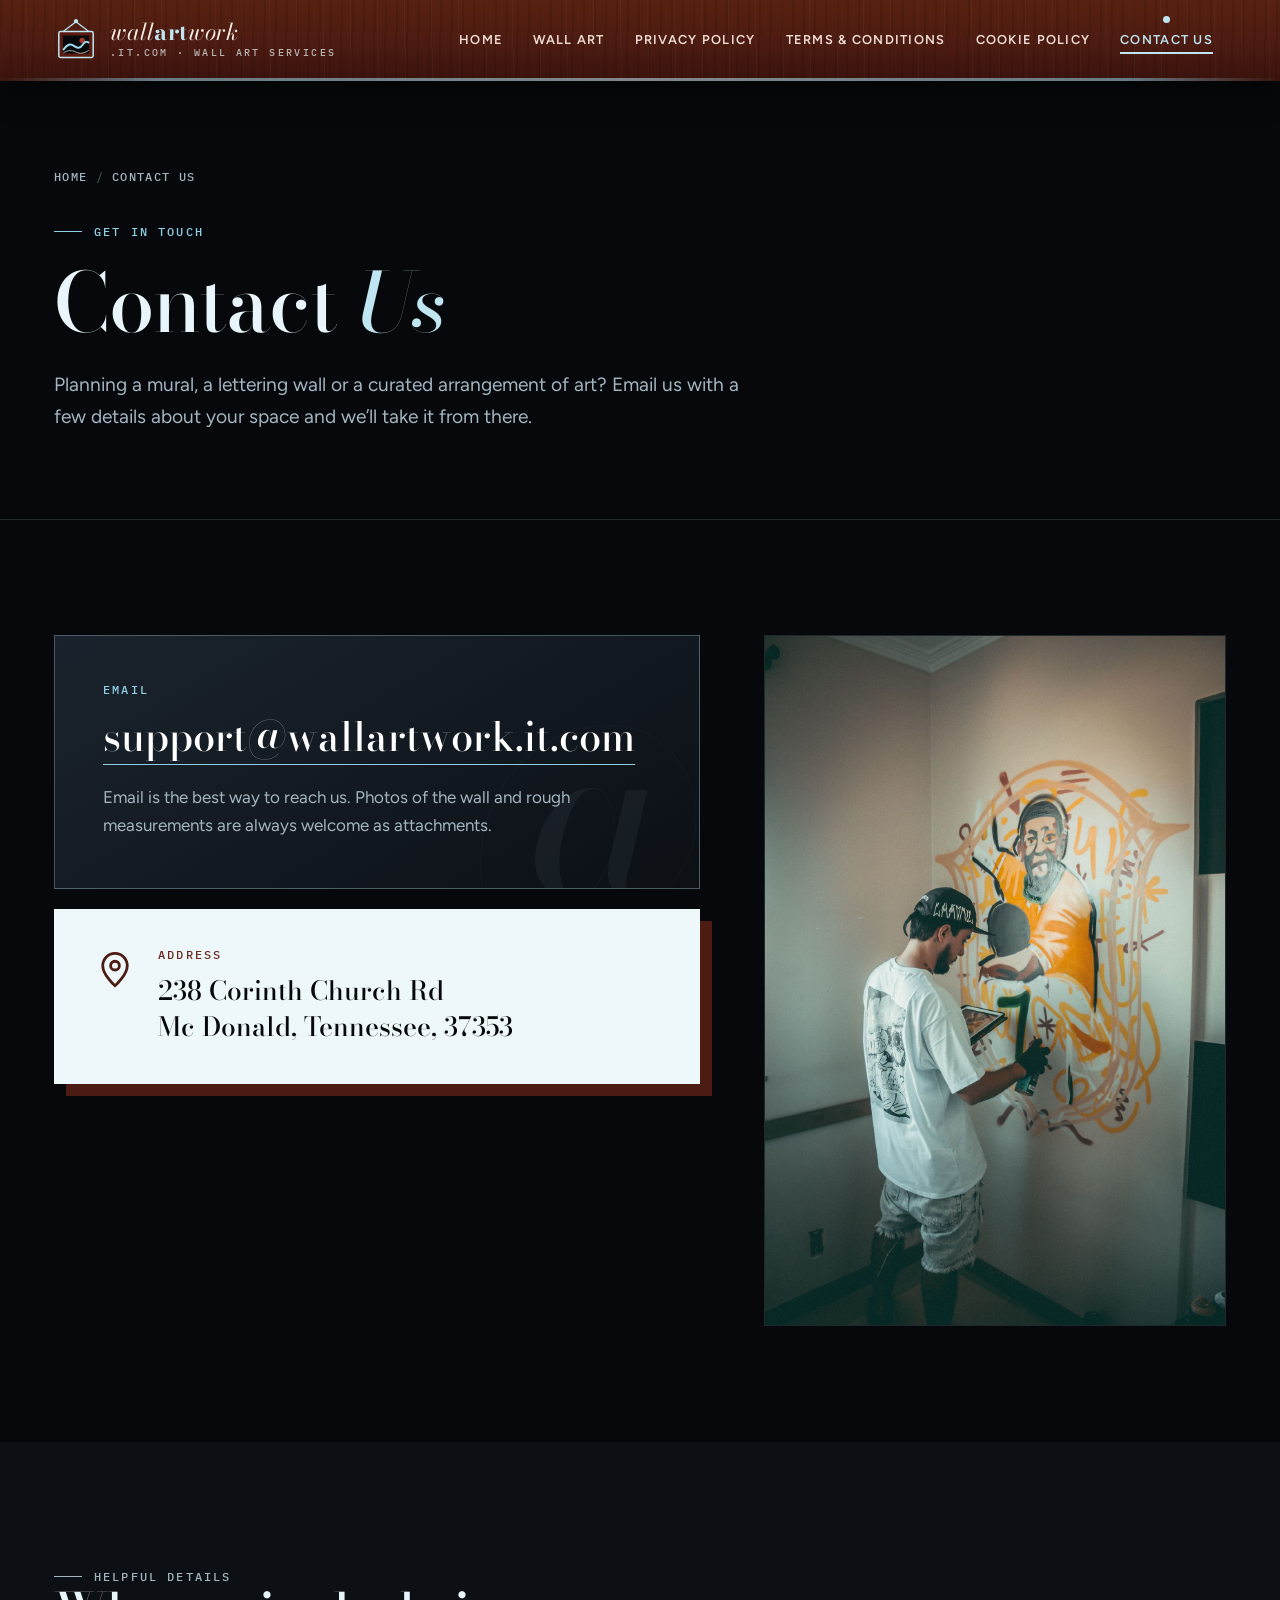
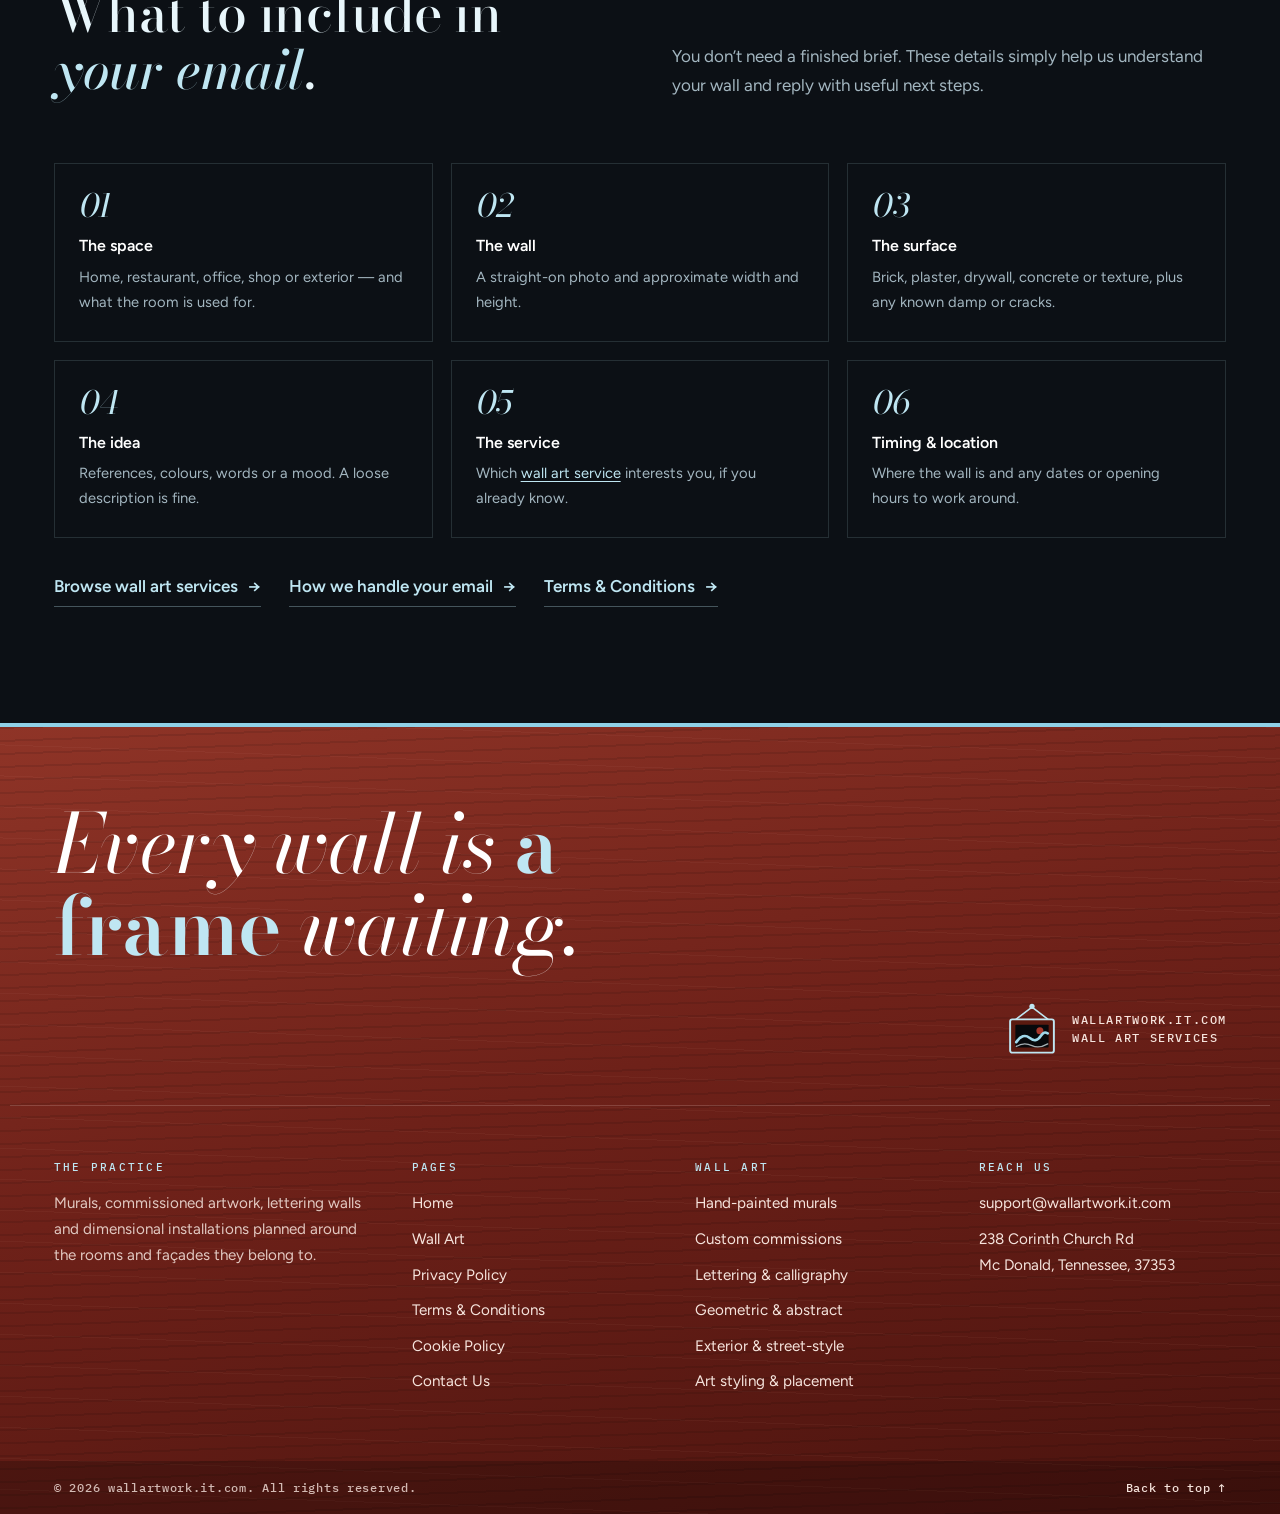
<file: contact-us/index.html>
<!DOCTYPE html>
<html lang="en">
<head>
  <meta charset="utf-8">
  <meta name="viewport" content="width=device-width, initial-scale=1">
  <title>Contact Us | Wall Art &amp; Mural Enquiries | wallartwork.it.com</title>
  <meta name="description" content="Email support@wallartwork.it.com about murals, custom wall art or installations. Find our address — 238 Corinth Church Rd, Mc Donald, Tennessee, 37353 — and what to include in your message.">
  <meta name="robots" content="index, follow, max-image-preview:large">
  <link rel="canonical" href="https://wallartwork.it.com/contact-us/">
  <meta property="og:url" content="https://wallartwork.it.com/contact-us/">
  <meta property="og:type" content="website">
  <meta property="og:site_name" content="wallartwork.it.com">
  <meta property="og:title" content="Contact Us | Wall Art &amp; Mural Enquiries | wallartwork.it.com">
  <meta property="og:description" content="Email support@wallartwork.it.com about murals, custom wall art or installations. Find our address — 238 Corinth Church Rd, Mc Donald, Tennessee, 37353 — and what to include in your message.">
  <meta property="og:image" content="https://wallartwork.it.com/assets/media/f1d6a7f1-image.jpg">
  <meta name="twitter:card" content="summary_large_image">
  <meta name="theme-color" content="#4c1b12">
  <link rel="icon" href="../favicon.ico" sizes="any">
  <link rel="icon" type="image/png" sizes="32x32" href="../favicon-32.png">
  <link rel="apple-touch-icon" href="../apple-touch-icon.png">
  <link rel="manifest" href="../site.webmanifest">
  <link rel="preconnect" href="https://fonts.googleapis.com">
  <link rel="preconnect" href="https://fonts.gstatic.com" crossorigin>
  <link rel="stylesheet" href="https://fonts.googleapis.com/css2?family=Bodoni+Moda:ital,opsz,wght@0,6..96,400..800;1,6..96,400..800&family=Figtree:wght@400;500;600;700&family=IBM+Plex+Mono:wght@400;500&display=swap">
  <link rel="stylesheet" href="../assets/css/rail-gallery.css">
</head>
<body>
<a class="skip" href="#main">Skip to content</a>
<header class="rail">
  <div class="rail__bar wrap">
    <a class="rail__brand" href=".././" aria-label="wallartwork.it.com home">
      <svg class="rail__mark" viewBox="0 0 64 64" width="44" height="44" aria-hidden="true" focusable="false"><circle cx="32" cy="6" r="3" fill="#bfe6f2"/><path d="M11 23 32 7 53 23" fill="none" stroke="#bfe6f2" stroke-width="1.8" stroke-linecap="round" stroke-linejoin="round"/><rect x="7" y="21" width="50" height="38" rx="2.5" fill="#5a1a10" stroke="#bfe6f2" stroke-width="2.2"/><rect x="13" y="27" width="38" height="26" rx="1" fill="#07090c"/><circle cx="41" cy="34" r="4" fill="#a8372b"/><path d="M14 47c5-7 10-9 15-5s9 4 13-2 6-4 8-3" fill="none" stroke="#9fd8ea" stroke-width="3" stroke-linecap="round"/><path d="M14 52c6-4 12-4 18-1s11 2 18-2" fill="none" stroke="#e9f6fa" stroke-width="1.4" stroke-linecap="round" opacity=".7"/></svg>
      <span class="rail__name">wall<b>art</b>work<small>.it.com &middot; wall art services</small></span>
    </a>
    <button class="rail__toggle" type="button" aria-expanded="false" aria-controls="rail-nav" aria-label="Open menu"><span></span><span></span><span></span></button>
    <nav class="rail__nav" id="rail-nav" aria-label="Main navigation">
      <ul class="rail__list">
        <li><a href=".././">Home</a></li><li><a href="../collection/./">Wall Art</a></li><li><a href="../privacy-policy/./">Privacy Policy</a></li><li><a href="../terms-conditions/./">Terms &amp; Conditions</a></li><li><a href="../cookie-policy/./">Cookie Policy</a></li><li><a href="../contact-us/./" aria-current="page">Contact Us</a></li>
      </ul>
      <p class="rail__drawer-foot">Write to us: <a href="mailto:support@wallartwork.it.com">support@wallartwork.it.com</a><br>238 Corinth Church Rd, Mc Donald, Tennessee, 37353</p>
    </nav>
    <a class="rail__plaque" href="mailto:support@wallartwork.it.com">Email us &rarr;</a>
  </div>
  <div class="rail__wire" aria-hidden="true"></div>
</header>

<main id="main">
  <section class="masthead" aria-labelledby="ct-title">
    <div class="wrap">
      <ol class="crumbs" aria-label="Breadcrumb"><li><a href=".././">Home</a></li><li aria-current="page">Contact Us</li></ol>
      <p class="tag">Get in touch</p>
      <h1 class="h1" id="ct-title">Contact <em>Us</em></h1>
      <p class="lede" style="margin-top:24px">Planning a mural, a lettering wall or a curated arrangement of art? Email us with a few details about your space and we&rsquo;ll take it from there.</p>
    </div>
  </section>

  <section class="sec" aria-label="Contact details">
    <div class="wrap reach">
      <div class="reach__cards">
        <div class="mailcard">
          <h2>Email</h2>
          <a href="mailto:support@wallartwork.it.com">support@wallartwork.it.com</a>
          <p>Email is the best way to reach us. Photos of the wall and rough measurements are always welcome as attachments.</p>
        </div>
        <div class="placard">
          <svg viewBox="0 0 24 24" fill="none" stroke="currentColor" stroke-width="1.6" aria-hidden="true"><path d="M12 21s-7-6.2-7-11.5A7 7 0 0 1 19 9.5C19 14.8 12 21 12 21z"/><circle cx="12" cy="9.5" r="2.5"/></svg>
          <div>
            <h2>Address</h2>
            <address>238 Corinth Church Rd<br>Mc Donald, Tennessee, 37353</address>
          </div>
        </div>
      </div>
      <figure class="reach__img"><img src="../assets/media/f1d6a7f1-image.jpg" alt="Artist using spray paint and a tablet reference to create an orange-toned portrait mural on an interior wall" width="1333" height="2000" loading="lazy" decoding="async"></figure>
    </div>
  </section>

  <section class="sec sec--coal" aria-labelledby="inc-title">
    <div class="wrap">
      <div class="sec__head">
        <div><p class="tag">Helpful details</p><h2 class="h2" id="inc-title">What to include in <em>your email</em>.</h2></div>
        <p>You don&rsquo;t need a finished brief. These details simply help us understand your wall and reply with useful next steps.</p>
      </div>
      <ol class="include">
        <li><h3>The space</h3><p>Home, restaurant, office, shop or exterior — and what the room is used for.</p></li>
        <li><h3>The wall</h3><p>A straight-on photo and approximate width and height.</p></li>
        <li><h3>The surface</h3><p>Brick, plaster, drywall, concrete or texture, plus any known damp or cracks.</p></li>
        <li><h3>The idea</h3><p>References, colours, words or a mood. A loose description is fine.</p></li>
        <li><h3>The service</h3><p>Which <a href="../collection/./">wall art service</a> interests you, if you already know.</p></li>
        <li><h3>Timing &amp; location</h3><p>Where the wall is and any dates or opening hours to work around.</p></li>
      </ol>
      <ul class="links-strip" aria-label="Related pages">
        <li><a class="arrow-link" href="../collection/./">Browse wall art services <span aria-hidden="true">&rarr;</span></a></li>
        <li><a class="arrow-link" href="../privacy-policy/./">How we handle your email <span aria-hidden="true">&rarr;</span></a></li>
        <li><a class="arrow-link" href="../terms-conditions/./">Terms &amp; Conditions <span aria-hidden="true">&rarr;</span></a></li>
      </ul>
    </div>
  </section>
</main>
<footer class="cherry">
  <div class="wrap cherry__top">
    <p class="cherry__motto">Every wall is <b>a frame</b> waiting.</p>
    <div class="cherry__brand">
      <svg class="cherry__mark" viewBox="0 0 64 64" width="56" height="56" role="img" aria-label="wallartwork.it.com hanging frame logo"><circle cx="32" cy="6" r="3" fill="#bfe6f2"/><path d="M11 23 32 7 53 23" fill="none" stroke="#bfe6f2" stroke-width="1.8" stroke-linecap="round" stroke-linejoin="round"/><rect x="7" y="21" width="50" height="38" rx="2.5" fill="#5a1a10" stroke="#bfe6f2" stroke-width="2.2"/><rect x="13" y="27" width="38" height="26" rx="1" fill="#07090c"/><circle cx="41" cy="34" r="4" fill="#a8372b"/><path d="M14 47c5-7 10-9 15-5s9 4 13-2 6-4 8-3" fill="none" stroke="#9fd8ea" stroke-width="3" stroke-linecap="round"/><path d="M14 52c6-4 12-4 18-1s11 2 18-2" fill="none" stroke="#e9f6fa" stroke-width="1.4" stroke-linecap="round" opacity=".7"/></svg>
      <span>wallartwork.it.com<br>Wall art services</span>
    </div>
  </div>
  <div class="wrap cherry__cols">
    <div class="cherry__about">
      <h2>The practice</h2>
      <p>Murals, commissioned artwork, lettering walls and dimensional installations planned around the rooms and façades they belong to.</p>
    </div>
    <nav aria-label="Footer pages">
      <h2>Pages</h2>
      <ul><li><a href=".././">Home</a></li><li><a href="../collection/./">Wall Art</a></li><li><a href="../privacy-policy/./">Privacy Policy</a></li><li><a href="../terms-conditions/./">Terms &amp; Conditions</a></li><li><a href="../cookie-policy/./">Cookie Policy</a></li><li><a href="../contact-us/./">Contact Us</a></li></ul>
    </nav>
    <nav aria-label="Footer services">
      <h2>Wall art</h2>
      <ul>
        <li><a href="../collection/./#murals">Hand-painted murals</a></li>
        <li><a href="../collection/./#commissions">Custom commissions</a></li>
        <li><a href="../collection/./#lettering">Lettering &amp; calligraphy</a></li>
        <li><a href="../collection/./#geometric">Geometric &amp; abstract</a></li>
        <li><a href="../collection/./#exterior">Exterior &amp; street-style</a></li>
        <li><a href="../collection/./#styling">Art styling &amp; placement</a></li>
      </ul>
    </nav>
    <div>
      <h2>Reach us</h2>
      <ul>
        <li><a href="mailto:support@wallartwork.it.com">support@wallartwork.it.com</a></li>
      </ul>
      <address>238 Corinth Church Rd<br>Mc Donald, Tennessee, 37353</address>
    </div>
  </div>
  <div class="cherry__base">
    <div class="wrap">
      <span>&copy; 2026 wallartwork.it.com. All rights reserved.</span>
      <a href="#main">Back to top &uarr;</a>
    </div>
  </div>
</footer>
<script src="../assets/js/rail-gallery.js" defer></script>
</body>
</html>
</file>
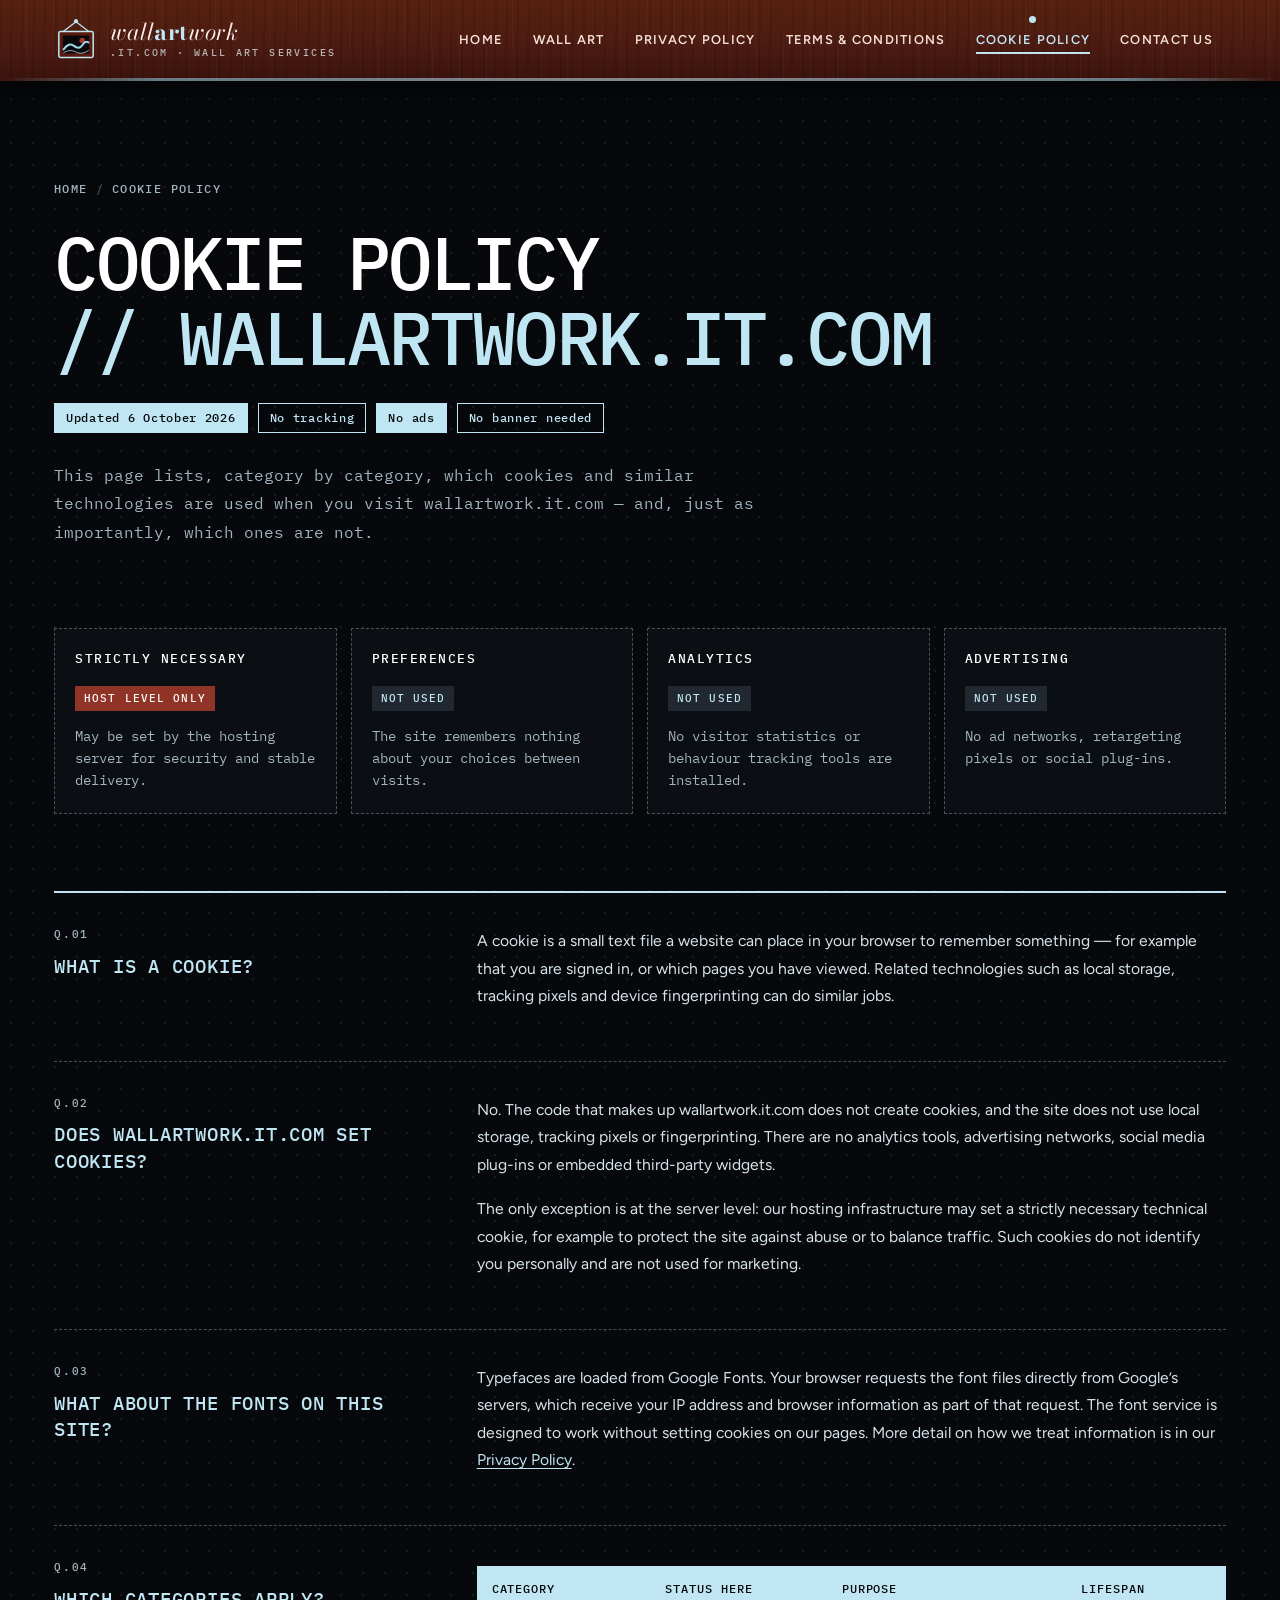
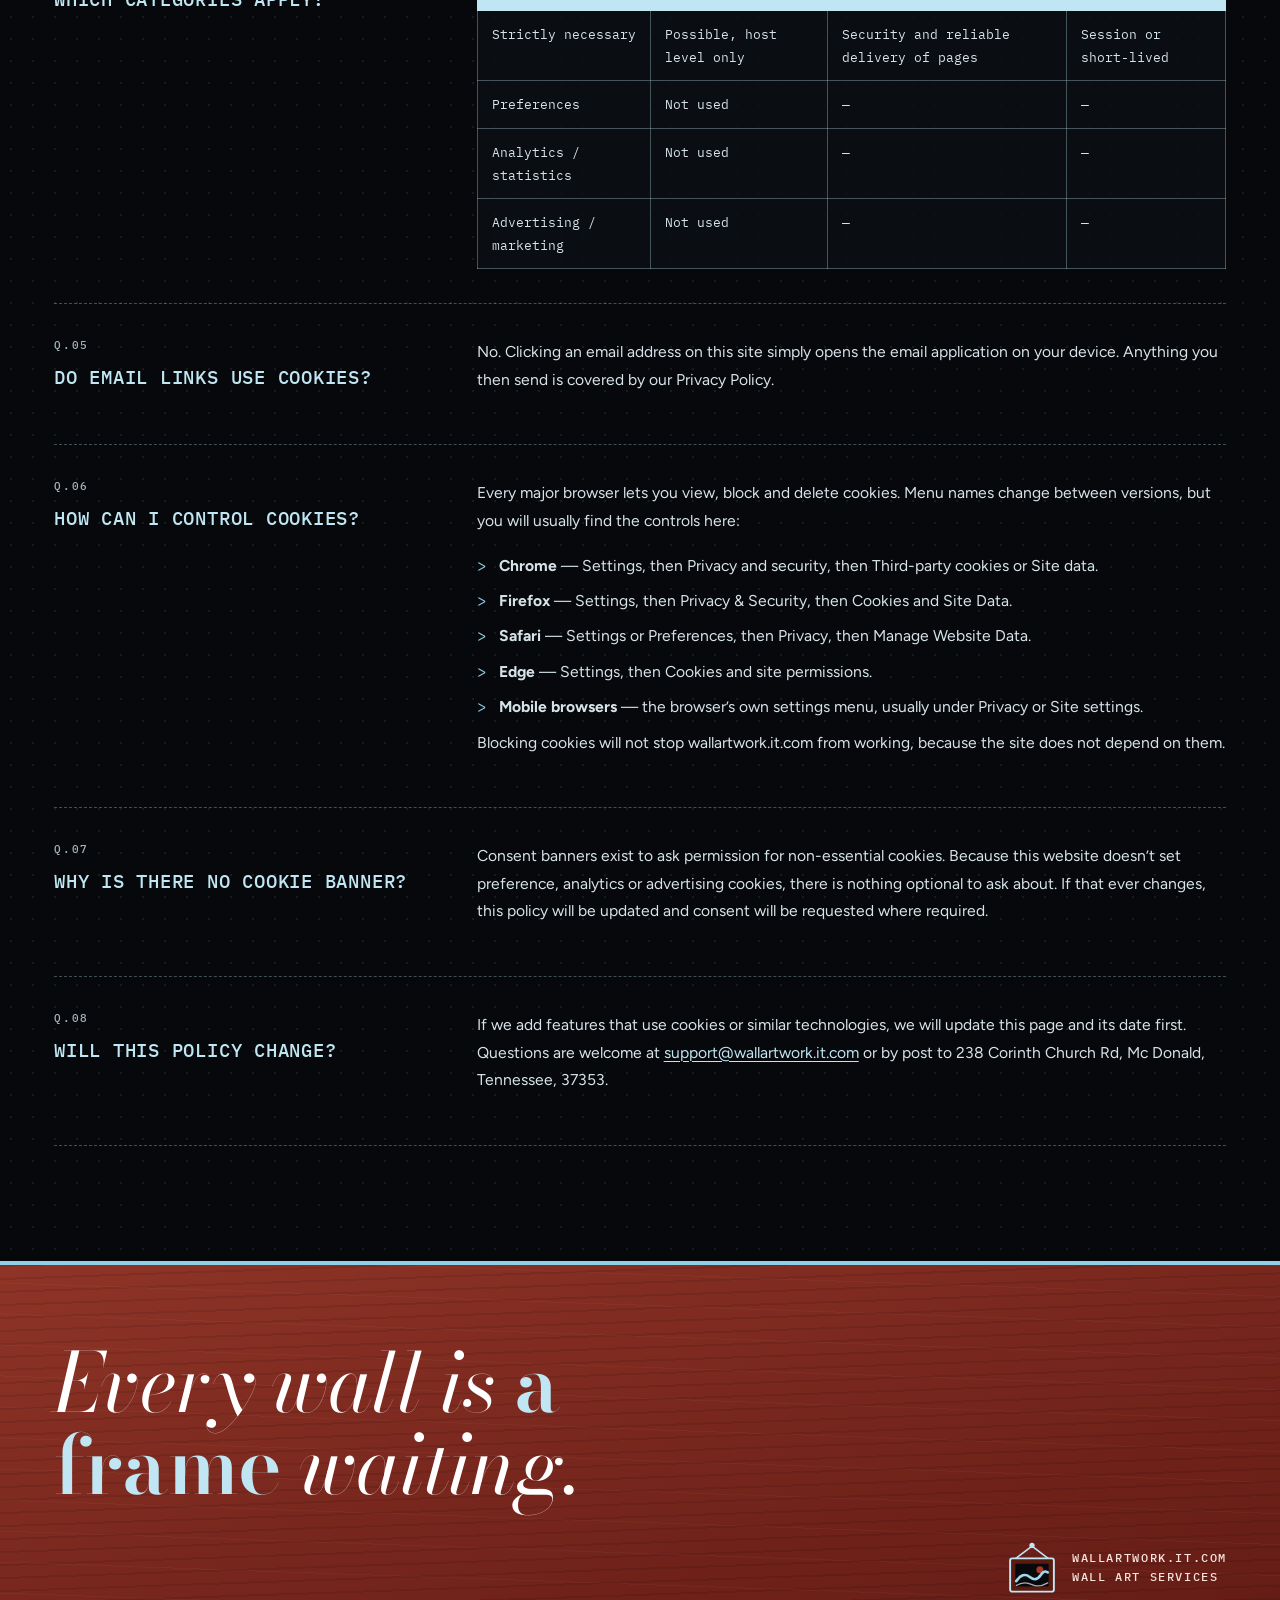
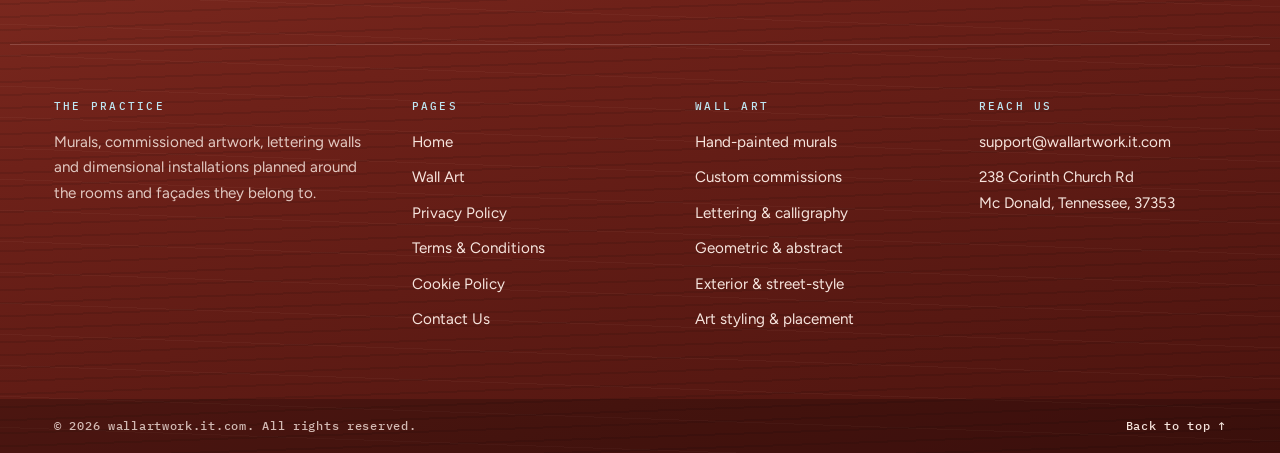
<file: cookie-policy/index.html>
<!DOCTYPE html>
<html lang="en">
<head>
  <meta charset="utf-8">
  <meta name="viewport" content="width=device-width, initial-scale=1">
  <title>Cookie Policy | How wallartwork.it.com Uses Cookies</title>
  <meta name="description" content="See which cookies wallartwork.it.com does and does not use, why there is no cookie banner, how third-party font requests work and how to manage cookies in your browser.">
  <meta name="robots" content="index, follow, max-image-preview:large">
  <link rel="canonical" href="https://wallartwork.it.com/cookie-policy/">
  <meta property="og:url" content="https://wallartwork.it.com/cookie-policy/">
  <meta property="og:type" content="website">
  <meta property="og:site_name" content="wallartwork.it.com">
  <meta property="og:title" content="Cookie Policy | How wallartwork.it.com Uses Cookies">
  <meta property="og:description" content="See which cookies wallartwork.it.com does and does not use, why there is no cookie banner, how third-party font requests work and how to manage cookies in your browser.">
  <meta property="og:image" content="https://wallartwork.it.com/assets/media/a8d88f9f-image.jpg">
  <meta name="twitter:card" content="summary_large_image">
  <meta name="theme-color" content="#4c1b12">
  <link rel="icon" href="../favicon.ico" sizes="any">
  <link rel="icon" type="image/png" sizes="32x32" href="../favicon-32.png">
  <link rel="apple-touch-icon" href="../apple-touch-icon.png">
  <link rel="manifest" href="../site.webmanifest">
  <link rel="preconnect" href="https://fonts.googleapis.com">
  <link rel="preconnect" href="https://fonts.gstatic.com" crossorigin>
  <link rel="stylesheet" href="https://fonts.googleapis.com/css2?family=Bodoni+Moda:ital,opsz,wght@0,6..96,400..800;1,6..96,400..800&family=Figtree:wght@400;500;600;700&family=IBM+Plex+Mono:wght@400;500&display=swap">
  <link rel="stylesheet" href="../assets/css/rail-gallery.css">
</head>
<body class="ck-page">
<a class="skip" href="#main">Skip to content</a>
<header class="rail">
  <div class="rail__bar wrap">
    <a class="rail__brand" href=".././" aria-label="wallartwork.it.com home">
      <svg class="rail__mark" viewBox="0 0 64 64" width="44" height="44" aria-hidden="true" focusable="false"><circle cx="32" cy="6" r="3" fill="#bfe6f2"/><path d="M11 23 32 7 53 23" fill="none" stroke="#bfe6f2" stroke-width="1.8" stroke-linecap="round" stroke-linejoin="round"/><rect x="7" y="21" width="50" height="38" rx="2.5" fill="#5a1a10" stroke="#bfe6f2" stroke-width="2.2"/><rect x="13" y="27" width="38" height="26" rx="1" fill="#07090c"/><circle cx="41" cy="34" r="4" fill="#a8372b"/><path d="M14 47c5-7 10-9 15-5s9 4 13-2 6-4 8-3" fill="none" stroke="#9fd8ea" stroke-width="3" stroke-linecap="round"/><path d="M14 52c6-4 12-4 18-1s11 2 18-2" fill="none" stroke="#e9f6fa" stroke-width="1.4" stroke-linecap="round" opacity=".7"/></svg>
      <span class="rail__name">wall<b>art</b>work<small>.it.com &middot; wall art services</small></span>
    </a>
    <button class="rail__toggle" type="button" aria-expanded="false" aria-controls="rail-nav" aria-label="Open menu"><span></span><span></span><span></span></button>
    <nav class="rail__nav" id="rail-nav" aria-label="Main navigation">
      <ul class="rail__list">
        <li><a href=".././">Home</a></li><li><a href="../collection/./">Wall Art</a></li><li><a href="../privacy-policy/./">Privacy Policy</a></li><li><a href="../terms-conditions/./">Terms &amp; Conditions</a></li><li><a href="../cookie-policy/./" aria-current="page">Cookie Policy</a></li><li><a href="../contact-us/./">Contact Us</a></li>
      </ul>
      <p class="rail__drawer-foot">Write to us: <a href="mailto:support@wallartwork.it.com">support@wallartwork.it.com</a><br>238 Corinth Church Rd, Mc Donald, Tennessee, 37353</p>
    </nav>
    <a class="rail__plaque" href="mailto:support@wallartwork.it.com">Email us &rarr;</a>
  </div>
  <div class="rail__wire" aria-hidden="true"></div>
</header>

<main id="main">
  <header class="ck-head">
    <div class="wrap">
      <ol class="crumbs" aria-label="Breadcrumb"><li><a href=".././">Home</a></li><li aria-current="page">Cookie Policy</li></ol>
      <h1 class="ck-title">Cookie Policy<span>// wallartwork.it.com</span></h1>
      <ul class="ck-meta" aria-label="Policy summary"><li>Updated 6 October 2026</li><li>No tracking</li><li>No ads</li><li>No banner needed</li></ul>
      <p class="ck-lede">This page lists, category by category, which cookies and similar technologies are used when you visit wallartwork.it.com — and, just as importantly, which ones are not.</p>
    </div>
  </header>
  <div class="wrap" style="padding-bottom:var(--section)">
    <ul class="ck-board" aria-label="Cookie status board">
      <li class="ck-card"><h3>Strictly necessary</h3><span class="ck-state ck-state--maybe">Host level only</span><p>May be set by the hosting server for security and stable delivery.</p></li>
      <li class="ck-card"><h3>Preferences</h3><span class="ck-state ck-state--off">Not used</span><p>The site remembers nothing about your choices between visits.</p></li>
      <li class="ck-card"><h3>Analytics</h3><span class="ck-state ck-state--off">Not used</span><p>No visitor statistics or behaviour tracking tools are installed.</p></li>
      <li class="ck-card"><h3>Advertising</h3><span class="ck-state ck-state--off">Not used</span><p>No ad networks, retargeting pixels or social plug-ins.</p></li>
    </ul>
    <div class="ck-qa">
      <section class="ck-q" id="ck-what" aria-labelledby="ck-what-h">
        <h2 id="ck-what-h"><small>Q.01</small>What is a cookie?</h2>
        <div><p>A cookie is a small text file a website can place in your browser to remember something — for example that you are signed in, or which pages you have viewed. Related technologies such as local storage, tracking pixels and device fingerprinting can do similar jobs.</p></div>
      </section>
      <section class="ck-q" id="ck-ours" aria-labelledby="ck-ours-h">
        <h2 id="ck-ours-h"><small>Q.02</small>Does wallartwork.it.com set cookies?</h2>
        <div><p>No. The code that makes up wallartwork.it.com does not create cookies, and the site does not use local storage, tracking pixels or fingerprinting. There are no analytics tools, advertising networks, social media plug-ins or embedded third-party widgets.</p>
<p>The only exception is at the server level: our hosting infrastructure may set a strictly necessary technical cookie, for example to protect the site against abuse or to balance traffic. Such cookies do not identify you personally and are not used for marketing.</p></div>
      </section>
      <section class="ck-q" id="ck-fonts" aria-labelledby="ck-fonts-h">
        <h2 id="ck-fonts-h"><small>Q.03</small>What about the fonts on this site?</h2>
        <div><p>Typefaces are loaded from Google Fonts. Your browser requests the font files directly from Google&rsquo;s servers, which receive your IP address and browser information as part of that request. The font service is designed to work without setting cookies on our pages. More detail on how we treat information is in our <a href="../privacy-policy/./">Privacy Policy</a>.</p></div>
      </section>
      <section class="ck-q" id="ck-table" aria-labelledby="ck-table-h">
        <h2 id="ck-table-h"><small>Q.04</small>Which categories apply?</h2>
        <div><table class="ck-table"><thead><tr><th scope="col">Category</th><th scope="col">Status here</th><th scope="col">Purpose</th><th scope="col">Lifespan</th></tr></thead><tbody>
<tr><td data-label="Category">Strictly necessary</td><td data-label="Status here">Possible, host level only</td><td data-label="Purpose">Security and reliable delivery of pages</td><td data-label="Lifespan">Session or short-lived</td></tr>
<tr><td data-label="Category">Preferences</td><td data-label="Status here">Not used</td><td data-label="Purpose">&mdash;</td><td data-label="Lifespan">&mdash;</td></tr>
<tr><td data-label="Category">Analytics / statistics</td><td data-label="Status here">Not used</td><td data-label="Purpose">&mdash;</td><td data-label="Lifespan">&mdash;</td></tr>
<tr><td data-label="Category">Advertising / marketing</td><td data-label="Status here">Not used</td><td data-label="Purpose">&mdash;</td><td data-label="Lifespan">&mdash;</td></tr>
</tbody></table></div>
      </section>
      <section class="ck-q" id="ck-mail" aria-labelledby="ck-mail-h">
        <h2 id="ck-mail-h"><small>Q.05</small>Do email links use cookies?</h2>
        <div><p>No. Clicking an email address on this site simply opens the email application on your device. Anything you then send is covered by our Privacy Policy.</p></div>
      </section>
      <section class="ck-q" id="ck-control" aria-labelledby="ck-control-h">
        <h2 id="ck-control-h"><small>Q.06</small>How can I control cookies?</h2>
        <div><p>Every major browser lets you view, block and delete cookies. Menu names change between versions, but you will usually find the controls here:</p>
<ul><li><strong>Chrome</strong> — Settings, then Privacy and security, then Third-party cookies or Site data.</li><li><strong>Firefox</strong> — Settings, then Privacy &amp; Security, then Cookies and Site Data.</li><li><strong>Safari</strong> — Settings or Preferences, then Privacy, then Manage Website Data.</li><li><strong>Edge</strong> — Settings, then Cookies and site permissions.</li><li><strong>Mobile browsers</strong> — the browser&rsquo;s own settings menu, usually under Privacy or Site settings.</li></ul>
<p>Blocking cookies will not stop wallartwork.it.com from working, because the site does not depend on them.</p></div>
      </section>
      <section class="ck-q" id="ck-banner" aria-labelledby="ck-banner-h">
        <h2 id="ck-banner-h"><small>Q.07</small>Why is there no cookie banner?</h2>
        <div><p>Consent banners exist to ask permission for non-essential cookies. Because this website doesn&rsquo;t set preference, analytics or advertising cookies, there is nothing optional to ask about. If that ever changes, this policy will be updated and consent will be requested where required.</p></div>
      </section>
      <section class="ck-q" id="ck-update" aria-labelledby="ck-update-h">
        <h2 id="ck-update-h"><small>Q.08</small>Will this policy change?</h2>
        <div><p>If we add features that use cookies or similar technologies, we will update this page and its date first. Questions are welcome at <a href="mailto:support@wallartwork.it.com">support@wallartwork.it.com</a> or by post to 238 Corinth Church Rd, Mc Donald, Tennessee, 37353.</p></div>
      </section>
    </div>
  </div>
</main>
<footer class="cherry">
  <div class="wrap cherry__top">
    <p class="cherry__motto">Every wall is <b>a frame</b> waiting.</p>
    <div class="cherry__brand">
      <svg class="cherry__mark" viewBox="0 0 64 64" width="56" height="56" role="img" aria-label="wallartwork.it.com hanging frame logo"><circle cx="32" cy="6" r="3" fill="#bfe6f2"/><path d="M11 23 32 7 53 23" fill="none" stroke="#bfe6f2" stroke-width="1.8" stroke-linecap="round" stroke-linejoin="round"/><rect x="7" y="21" width="50" height="38" rx="2.5" fill="#5a1a10" stroke="#bfe6f2" stroke-width="2.2"/><rect x="13" y="27" width="38" height="26" rx="1" fill="#07090c"/><circle cx="41" cy="34" r="4" fill="#a8372b"/><path d="M14 47c5-7 10-9 15-5s9 4 13-2 6-4 8-3" fill="none" stroke="#9fd8ea" stroke-width="3" stroke-linecap="round"/><path d="M14 52c6-4 12-4 18-1s11 2 18-2" fill="none" stroke="#e9f6fa" stroke-width="1.4" stroke-linecap="round" opacity=".7"/></svg>
      <span>wallartwork.it.com<br>Wall art services</span>
    </div>
  </div>
  <div class="wrap cherry__cols">
    <div class="cherry__about">
      <h2>The practice</h2>
      <p>Murals, commissioned artwork, lettering walls and dimensional installations planned around the rooms and façades they belong to.</p>
    </div>
    <nav aria-label="Footer pages">
      <h2>Pages</h2>
      <ul><li><a href=".././">Home</a></li><li><a href="../collection/./">Wall Art</a></li><li><a href="../privacy-policy/./">Privacy Policy</a></li><li><a href="../terms-conditions/./">Terms &amp; Conditions</a></li><li><a href="../cookie-policy/./">Cookie Policy</a></li><li><a href="../contact-us/./">Contact Us</a></li></ul>
    </nav>
    <nav aria-label="Footer services">
      <h2>Wall art</h2>
      <ul>
        <li><a href="../collection/./#murals">Hand-painted murals</a></li>
        <li><a href="../collection/./#commissions">Custom commissions</a></li>
        <li><a href="../collection/./#lettering">Lettering &amp; calligraphy</a></li>
        <li><a href="../collection/./#geometric">Geometric &amp; abstract</a></li>
        <li><a href="../collection/./#exterior">Exterior &amp; street-style</a></li>
        <li><a href="../collection/./#styling">Art styling &amp; placement</a></li>
      </ul>
    </nav>
    <div>
      <h2>Reach us</h2>
      <ul>
        <li><a href="mailto:support@wallartwork.it.com">support@wallartwork.it.com</a></li>
      </ul>
      <address>238 Corinth Church Rd<br>Mc Donald, Tennessee, 37353</address>
    </div>
  </div>
  <div class="cherry__base">
    <div class="wrap">
      <span>&copy; 2026 wallartwork.it.com. All rights reserved.</span>
      <a href="#main">Back to top &uarr;</a>
    </div>
  </div>
</footer>
<script src="../assets/js/rail-gallery.js" defer></script>
</body>
</html>
</file>
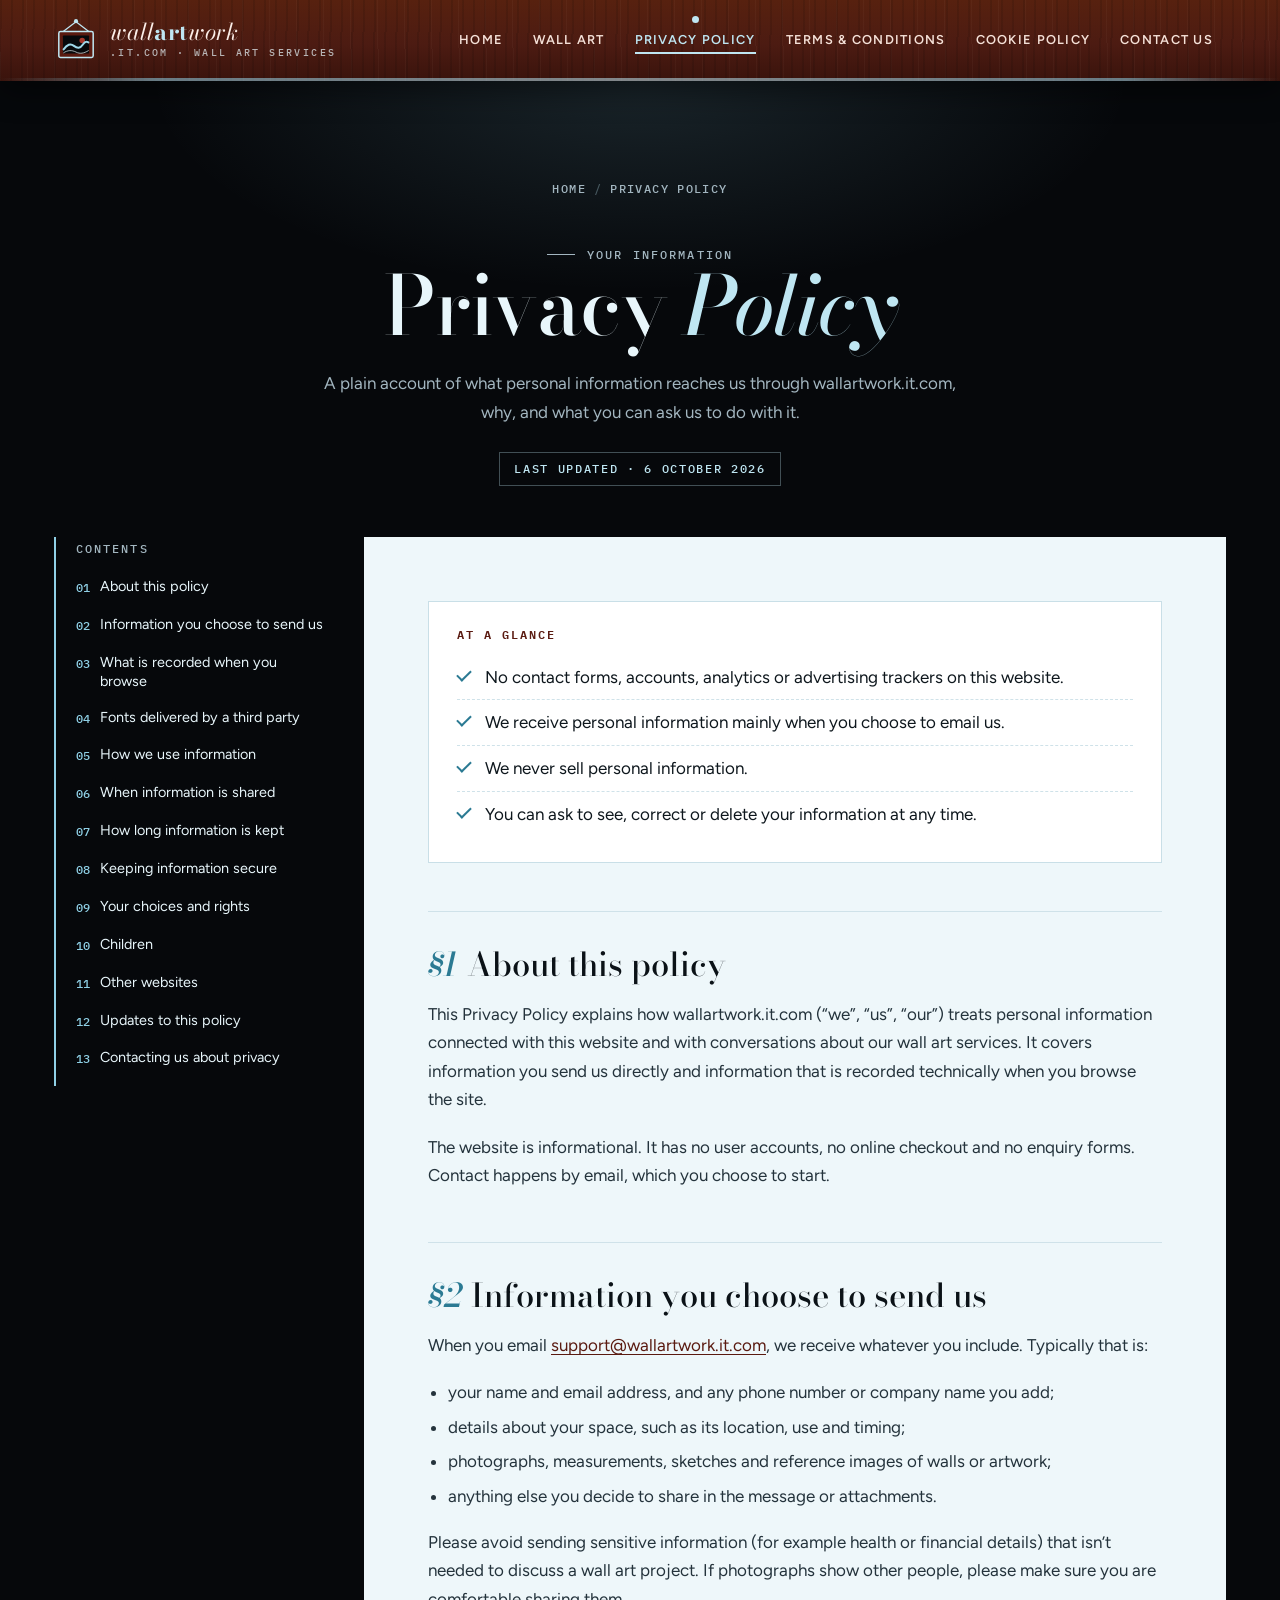
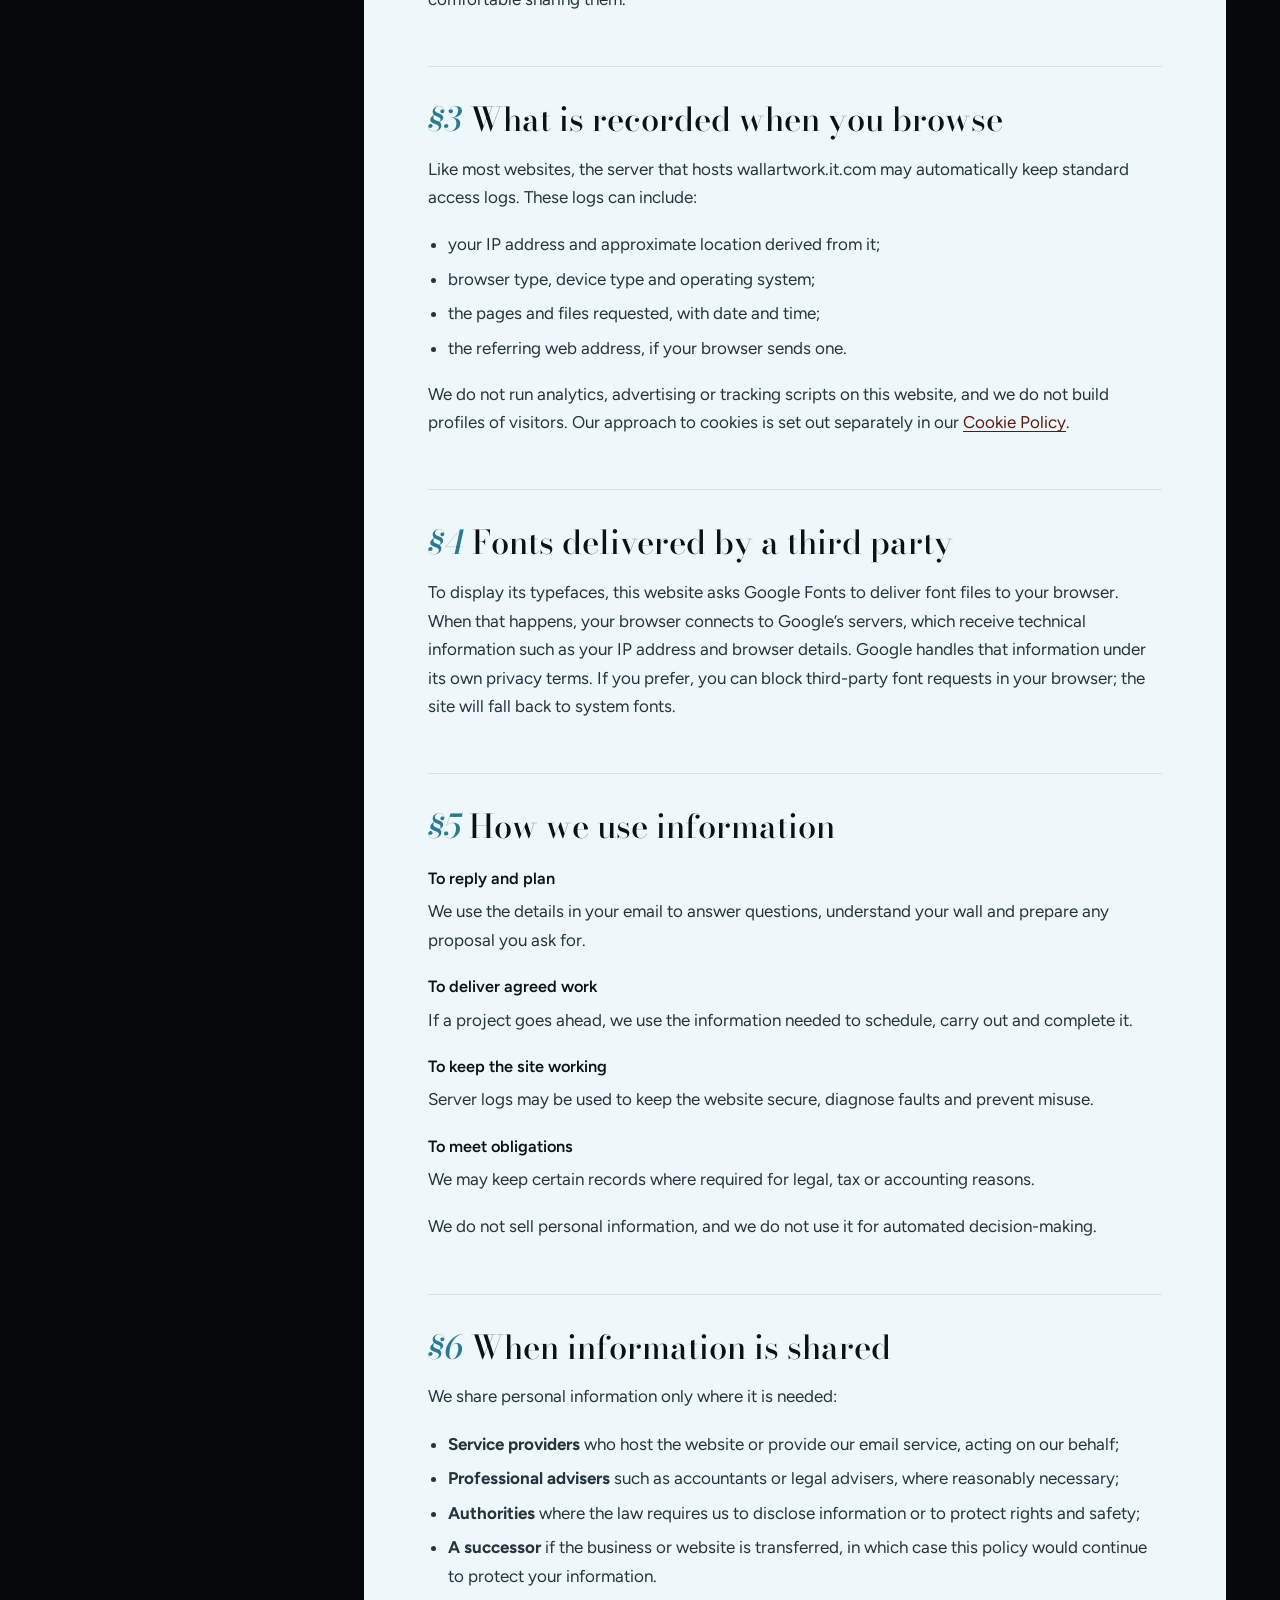
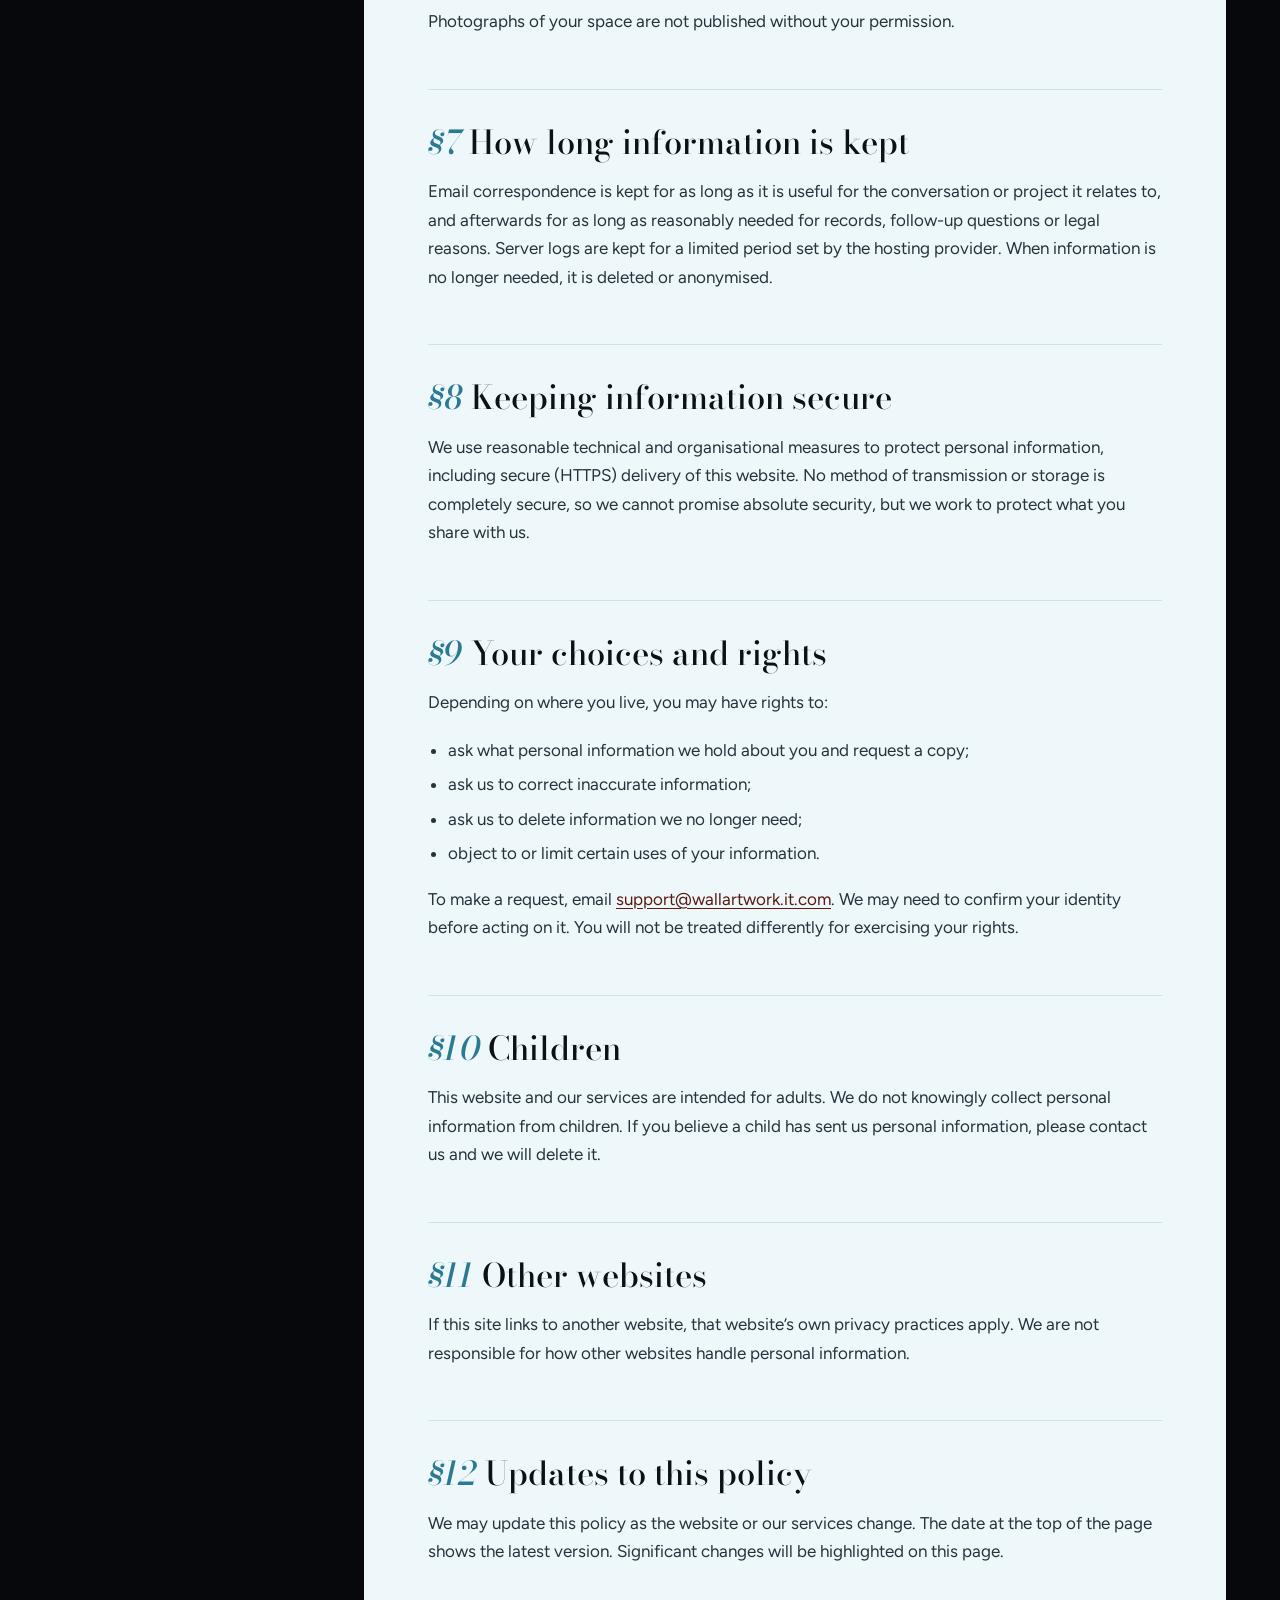
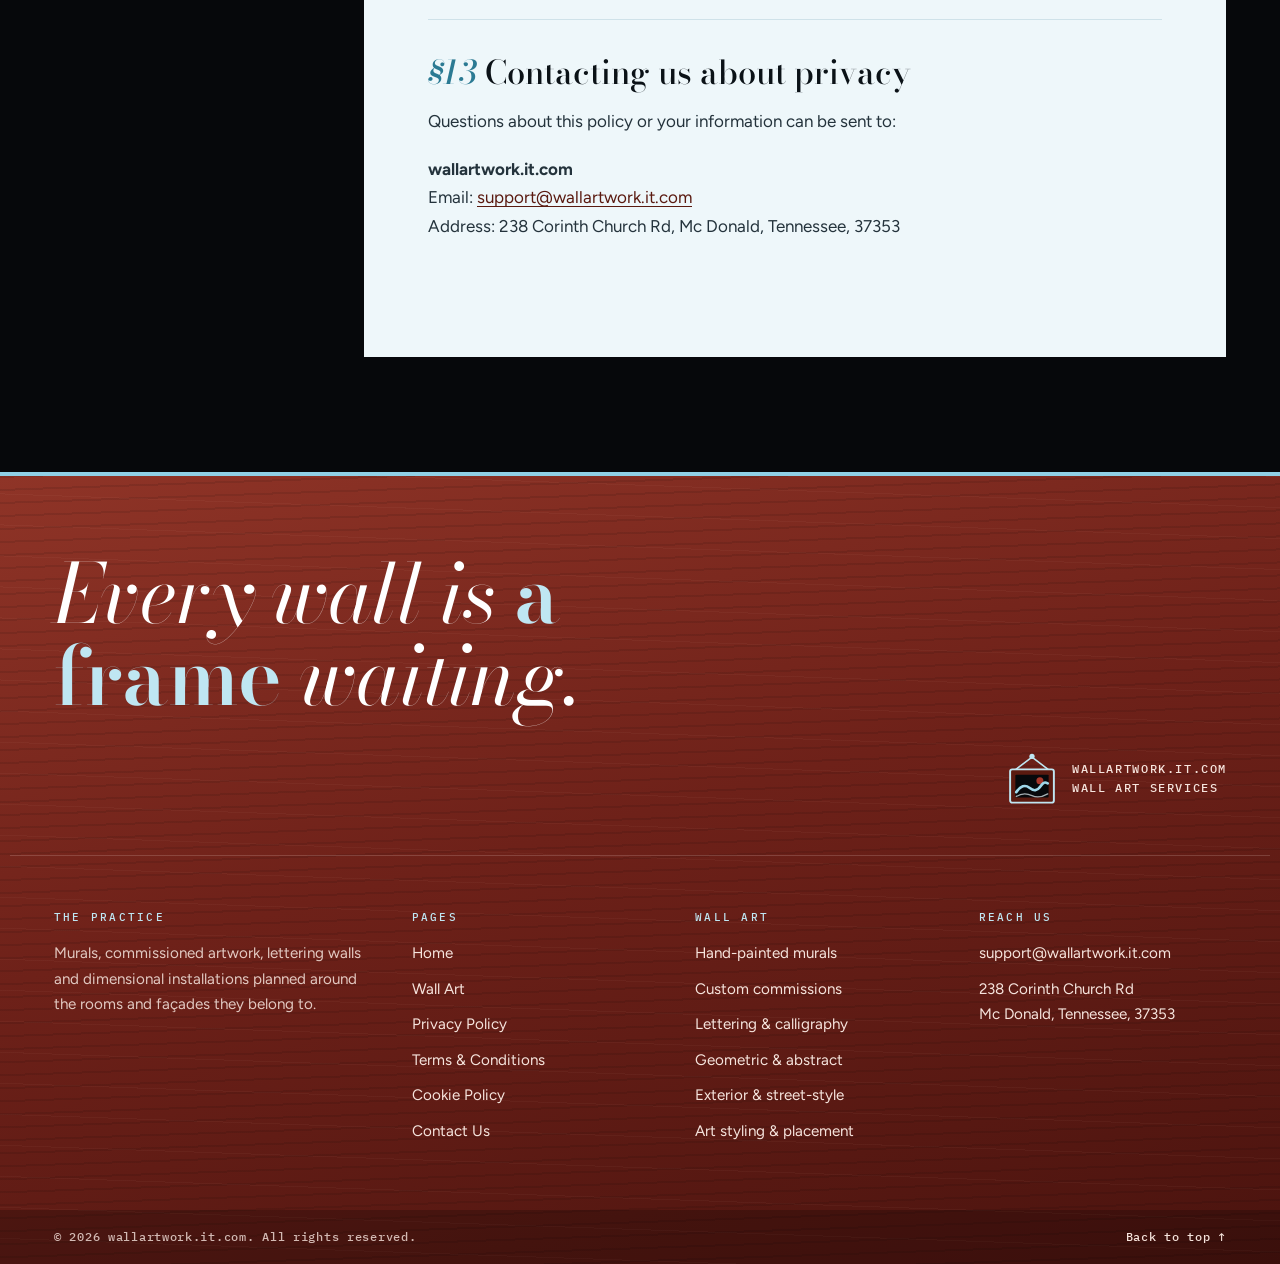
<file: privacy-policy/index.html>
<!DOCTYPE html>
<html lang="en">
<head>
  <meta charset="utf-8">
  <meta name="viewport" content="width=device-width, initial-scale=1">
  <title>Privacy Policy | wallartwork.it.com</title>
  <meta name="description" content="How wallartwork.it.com handles personal information you share by email, what server logs and font requests may record, how long information is kept and the choices you have.">
  <meta name="robots" content="index, follow, max-image-preview:large">
  <link rel="canonical" href="https://wallartwork.it.com/privacy-policy/">
  <meta property="og:url" content="https://wallartwork.it.com/privacy-policy/">
  <meta property="og:type" content="website">
  <meta property="og:site_name" content="wallartwork.it.com">
  <meta property="og:title" content="Privacy Policy | wallartwork.it.com">
  <meta property="og:description" content="How wallartwork.it.com handles personal information you share by email, what server logs and font requests may record, how long information is kept and the choices you have.">
  <meta property="og:image" content="https://wallartwork.it.com/assets/media/27e3bc14-image.jpg">
  <meta name="twitter:card" content="summary_large_image">
  <meta name="theme-color" content="#4c1b12">
  <link rel="icon" href="../favicon.ico" sizes="any">
  <link rel="icon" type="image/png" sizes="32x32" href="../favicon-32.png">
  <link rel="apple-touch-icon" href="../apple-touch-icon.png">
  <link rel="manifest" href="../site.webmanifest">
  <link rel="preconnect" href="https://fonts.googleapis.com">
  <link rel="preconnect" href="https://fonts.gstatic.com" crossorigin>
  <link rel="stylesheet" href="https://fonts.googleapis.com/css2?family=Bodoni+Moda:ital,opsz,wght@0,6..96,400..800;1,6..96,400..800&family=Figtree:wght@400;500;600;700&family=IBM+Plex+Mono:wght@400;500&display=swap">
  <link rel="stylesheet" href="../assets/css/rail-gallery.css">
</head>
<body>
<a class="skip" href="#main">Skip to content</a>
<header class="rail">
  <div class="rail__bar wrap">
    <a class="rail__brand" href=".././" aria-label="wallartwork.it.com home">
      <svg class="rail__mark" viewBox="0 0 64 64" width="44" height="44" aria-hidden="true" focusable="false"><circle cx="32" cy="6" r="3" fill="#bfe6f2"/><path d="M11 23 32 7 53 23" fill="none" stroke="#bfe6f2" stroke-width="1.8" stroke-linecap="round" stroke-linejoin="round"/><rect x="7" y="21" width="50" height="38" rx="2.5" fill="#5a1a10" stroke="#bfe6f2" stroke-width="2.2"/><rect x="13" y="27" width="38" height="26" rx="1" fill="#07090c"/><circle cx="41" cy="34" r="4" fill="#a8372b"/><path d="M14 47c5-7 10-9 15-5s9 4 13-2 6-4 8-3" fill="none" stroke="#9fd8ea" stroke-width="3" stroke-linecap="round"/><path d="M14 52c6-4 12-4 18-1s11 2 18-2" fill="none" stroke="#e9f6fa" stroke-width="1.4" stroke-linecap="round" opacity=".7"/></svg>
      <span class="rail__name">wall<b>art</b>work<small>.it.com &middot; wall art services</small></span>
    </a>
    <button class="rail__toggle" type="button" aria-expanded="false" aria-controls="rail-nav" aria-label="Open menu"><span></span><span></span><span></span></button>
    <nav class="rail__nav" id="rail-nav" aria-label="Main navigation">
      <ul class="rail__list">
        <li><a href=".././">Home</a></li><li><a href="../collection/./">Wall Art</a></li><li><a href="../privacy-policy/./" aria-current="page">Privacy Policy</a></li><li><a href="../terms-conditions/./">Terms &amp; Conditions</a></li><li><a href="../cookie-policy/./">Cookie Policy</a></li><li><a href="../contact-us/./">Contact Us</a></li>
      </ul>
      <p class="rail__drawer-foot">Write to us: <a href="mailto:support@wallartwork.it.com">support@wallartwork.it.com</a><br>238 Corinth Church Rd, Mc Donald, Tennessee, 37353</p>
    </nav>
    <a class="rail__plaque" href="mailto:support@wallartwork.it.com">Email us &rarr;</a>
  </div>
  <div class="rail__wire" aria-hidden="true"></div>
</header>

<main id="main">
  <header class="pv-head">
    <div class="wrap">
      <ol class="crumbs" aria-label="Breadcrumb"><li><a href=".././">Home</a></li><li aria-current="page">Privacy Policy</li></ol>
      <p class="tag">Your information</p>
      <h1 class="h1" id="pv-title">Privacy <em>Policy</em></h1>
      <p>A plain account of what personal information reaches us through wallartwork.it.com, why, and what you can ask us to do with it.</p>
      <span class="pv-date">Last updated &middot; 6 October 2026</span>
    </div>
  </header>
  <div class="wrap pv">
    <nav class="pv-toc" aria-label="Privacy policy contents">
      <h2>Contents</h2>
      <ol><li><a href="#pv-scope">About this policy</a></li><li><a href="#pv-email">Information you choose to send us</a></li><li><a href="#pv-logs">What is recorded when you browse</a></li><li><a href="#pv-fonts">Fonts delivered by a third party</a></li><li><a href="#pv-use">How we use information</a></li><li><a href="#pv-sharing">When information is shared</a></li><li><a href="#pv-retention">How long information is kept</a></li><li><a href="#pv-security">Keeping information secure</a></li><li><a href="#pv-rights">Your choices and rights</a></li><li><a href="#pv-children">Children</a></li><li><a href="#pv-links">Other websites</a></li><li><a href="#pv-changes">Updates to this policy</a></li><li><a href="#pv-reach">Contacting us about privacy</a></li></ol>
    </nav>
    <article class="pv-paper" aria-labelledby="pv-title">
      <aside class="pv-glance" aria-label="Privacy at a glance">
        <h2>At a glance</h2>
        <ul>
          <li>No contact forms, accounts, analytics or advertising trackers on this website.</li>
          <li>We receive personal information mainly when you choose to email us.</li>
          <li>We never sell personal information.</li>
          <li>You can ask to see, correct or delete your information at any time.</li>
        </ul>
      </aside>
      <section class="pv-sec" id="pv-scope" aria-labelledby="pv-scope-h"><h2 id="pv-scope-h">About this policy</h2><p>This Privacy Policy explains how wallartwork.it.com (&ldquo;we&rdquo;, &ldquo;us&rdquo;, &ldquo;our&rdquo;) treats personal information connected with this website and with conversations about our wall art services. It covers information you send us directly and information that is recorded technically when you browse the site.</p>
<p>The website is informational. It has no user accounts, no online checkout and no enquiry forms. Contact happens by email, which you choose to start.</p></section><section class="pv-sec" id="pv-email" aria-labelledby="pv-email-h"><h2 id="pv-email-h">Information you choose to send us</h2><p>When you email <a href="mailto:support@wallartwork.it.com">support@wallartwork.it.com</a>, we receive whatever you include. Typically that is:</p>
<ul><li>your name and email address, and any phone number or company name you add;</li><li>details about your space, such as its location, use and timing;</li><li>photographs, measurements, sketches and reference images of walls or artwork;</li><li>anything else you decide to share in the message or attachments.</li></ul>
<p>Please avoid sending sensitive information (for example health or financial details) that isn&rsquo;t needed to discuss a wall art project. If photographs show other people, please make sure you are comfortable sharing them.</p></section><section class="pv-sec" id="pv-logs" aria-labelledby="pv-logs-h"><h2 id="pv-logs-h">What is recorded when you browse</h2><p>Like most websites, the server that hosts wallartwork.it.com may automatically keep standard access logs. These logs can include:</p>
<ul><li>your IP address and approximate location derived from it;</li><li>browser type, device type and operating system;</li><li>the pages and files requested, with date and time;</li><li>the referring web address, if your browser sends one.</li></ul>
<p>We do not run analytics, advertising or tracking scripts on this website, and we do not build profiles of visitors. Our approach to cookies is set out separately in our <a href="../cookie-policy/./">Cookie Policy</a>.</p></section><section class="pv-sec" id="pv-fonts" aria-labelledby="pv-fonts-h"><h2 id="pv-fonts-h">Fonts delivered by a third party</h2><p>To display its typefaces, this website asks Google Fonts to deliver font files to your browser. When that happens, your browser connects to Google&rsquo;s servers, which receive technical information such as your IP address and browser details. Google handles that information under its own privacy terms. If you prefer, you can block third-party font requests in your browser; the site will fall back to system fonts.</p></section><section class="pv-sec" id="pv-use" aria-labelledby="pv-use-h"><h2 id="pv-use-h">How we use information</h2><h3>To reply and plan</h3><p>We use the details in your email to answer questions, understand your wall and prepare any proposal you ask for.</p>
<h3>To deliver agreed work</h3><p>If a project goes ahead, we use the information needed to schedule, carry out and complete it.</p>
<h3>To keep the site working</h3><p>Server logs may be used to keep the website secure, diagnose faults and prevent misuse.</p>
<h3>To meet obligations</h3><p>We may keep certain records where required for legal, tax or accounting reasons.</p>
<p>We do not sell personal information, and we do not use it for automated decision-making.</p></section><section class="pv-sec" id="pv-sharing" aria-labelledby="pv-sharing-h"><h2 id="pv-sharing-h">When information is shared</h2><p>We share personal information only where it is needed:</p>
<ul><li><strong>Service providers</strong> who host the website or provide our email service, acting on our behalf;</li><li><strong>Professional advisers</strong> such as accountants or legal advisers, where reasonably necessary;</li><li><strong>Authorities</strong> where the law requires us to disclose information or to protect rights and safety;</li><li><strong>A successor</strong> if the business or website is transferred, in which case this policy would continue to protect your information.</li></ul>
<p>Photographs of your space are not published without your permission.</p></section><section class="pv-sec" id="pv-retention" aria-labelledby="pv-retention-h"><h2 id="pv-retention-h">How long information is kept</h2><p>Email correspondence is kept for as long as it is useful for the conversation or project it relates to, and afterwards for as long as reasonably needed for records, follow-up questions or legal reasons. Server logs are kept for a limited period set by the hosting provider. When information is no longer needed, it is deleted or anonymised.</p></section><section class="pv-sec" id="pv-security" aria-labelledby="pv-security-h"><h2 id="pv-security-h">Keeping information secure</h2><p>We use reasonable technical and organisational measures to protect personal information, including secure (HTTPS) delivery of this website. No method of transmission or storage is completely secure, so we cannot promise absolute security, but we work to protect what you share with us.</p></section><section class="pv-sec" id="pv-rights" aria-labelledby="pv-rights-h"><h2 id="pv-rights-h">Your choices and rights</h2><p>Depending on where you live, you may have rights to:</p>
<ul><li>ask what personal information we hold about you and request a copy;</li><li>ask us to correct inaccurate information;</li><li>ask us to delete information we no longer need;</li><li>object to or limit certain uses of your information.</li></ul>
<p>To make a request, email <a href="mailto:support@wallartwork.it.com">support@wallartwork.it.com</a>. We may need to confirm your identity before acting on it. You will not be treated differently for exercising your rights.</p></section><section class="pv-sec" id="pv-children" aria-labelledby="pv-children-h"><h2 id="pv-children-h">Children</h2><p>This website and our services are intended for adults. We do not knowingly collect personal information from children. If you believe a child has sent us personal information, please contact us and we will delete it.</p></section><section class="pv-sec" id="pv-links" aria-labelledby="pv-links-h"><h2 id="pv-links-h">Other websites</h2><p>If this site links to another website, that website&rsquo;s own privacy practices apply. We are not responsible for how other websites handle personal information.</p></section><section class="pv-sec" id="pv-changes" aria-labelledby="pv-changes-h"><h2 id="pv-changes-h">Updates to this policy</h2><p>We may update this policy as the website or our services change. The date at the top of the page shows the latest version. Significant changes will be highlighted on this page.</p></section><section class="pv-sec" id="pv-reach" aria-labelledby="pv-reach-h"><h2 id="pv-reach-h">Contacting us about privacy</h2><p>Questions about this policy or your information can be sent to:</p>
<p><strong>wallartwork.it.com</strong><br>Email: <a href="mailto:support@wallartwork.it.com">support@wallartwork.it.com</a><br>Address: 238 Corinth Church Rd, Mc Donald, Tennessee, 37353</p></section>
    </article>
  </div>
</main>
<footer class="cherry">
  <div class="wrap cherry__top">
    <p class="cherry__motto">Every wall is <b>a frame</b> waiting.</p>
    <div class="cherry__brand">
      <svg class="cherry__mark" viewBox="0 0 64 64" width="56" height="56" role="img" aria-label="wallartwork.it.com hanging frame logo"><circle cx="32" cy="6" r="3" fill="#bfe6f2"/><path d="M11 23 32 7 53 23" fill="none" stroke="#bfe6f2" stroke-width="1.8" stroke-linecap="round" stroke-linejoin="round"/><rect x="7" y="21" width="50" height="38" rx="2.5" fill="#5a1a10" stroke="#bfe6f2" stroke-width="2.2"/><rect x="13" y="27" width="38" height="26" rx="1" fill="#07090c"/><circle cx="41" cy="34" r="4" fill="#a8372b"/><path d="M14 47c5-7 10-9 15-5s9 4 13-2 6-4 8-3" fill="none" stroke="#9fd8ea" stroke-width="3" stroke-linecap="round"/><path d="M14 52c6-4 12-4 18-1s11 2 18-2" fill="none" stroke="#e9f6fa" stroke-width="1.4" stroke-linecap="round" opacity=".7"/></svg>
      <span>wallartwork.it.com<br>Wall art services</span>
    </div>
  </div>
  <div class="wrap cherry__cols">
    <div class="cherry__about">
      <h2>The practice</h2>
      <p>Murals, commissioned artwork, lettering walls and dimensional installations planned around the rooms and façades they belong to.</p>
    </div>
    <nav aria-label="Footer pages">
      <h2>Pages</h2>
      <ul><li><a href=".././">Home</a></li><li><a href="../collection/./">Wall Art</a></li><li><a href="../privacy-policy/./">Privacy Policy</a></li><li><a href="../terms-conditions/./">Terms &amp; Conditions</a></li><li><a href="../cookie-policy/./">Cookie Policy</a></li><li><a href="../contact-us/./">Contact Us</a></li></ul>
    </nav>
    <nav aria-label="Footer services">
      <h2>Wall art</h2>
      <ul>
        <li><a href="../collection/./#murals">Hand-painted murals</a></li>
        <li><a href="../collection/./#commissions">Custom commissions</a></li>
        <li><a href="../collection/./#lettering">Lettering &amp; calligraphy</a></li>
        <li><a href="../collection/./#geometric">Geometric &amp; abstract</a></li>
        <li><a href="../collection/./#exterior">Exterior &amp; street-style</a></li>
        <li><a href="../collection/./#styling">Art styling &amp; placement</a></li>
      </ul>
    </nav>
    <div>
      <h2>Reach us</h2>
      <ul>
        <li><a href="mailto:support@wallartwork.it.com">support@wallartwork.it.com</a></li>
      </ul>
      <address>238 Corinth Church Rd<br>Mc Donald, Tennessee, 37353</address>
    </div>
  </div>
  <div class="cherry__base">
    <div class="wrap">
      <span>&copy; 2026 wallartwork.it.com. All rights reserved.</span>
      <a href="#main">Back to top &uarr;</a>
    </div>
  </div>
</footer>
<script src="../assets/js/rail-gallery.js" defer></script>
</body>
</html>
</file>
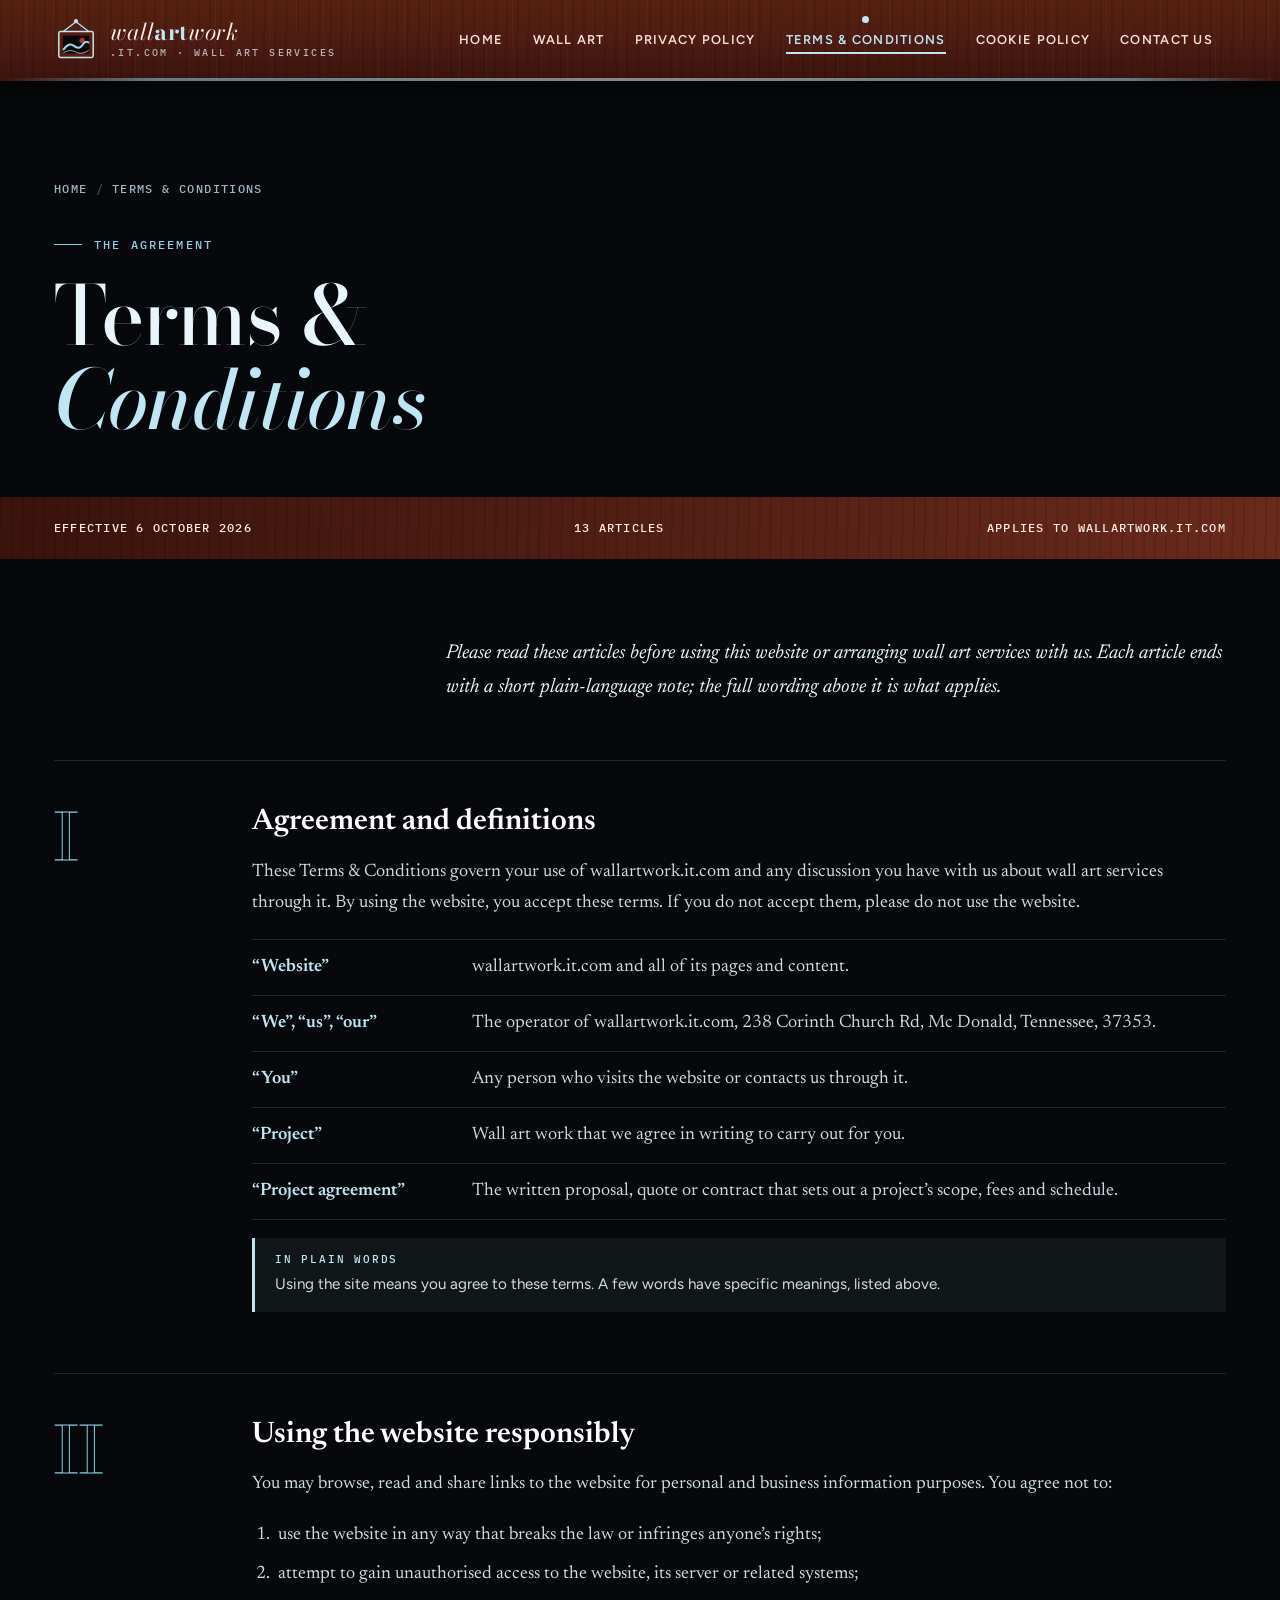
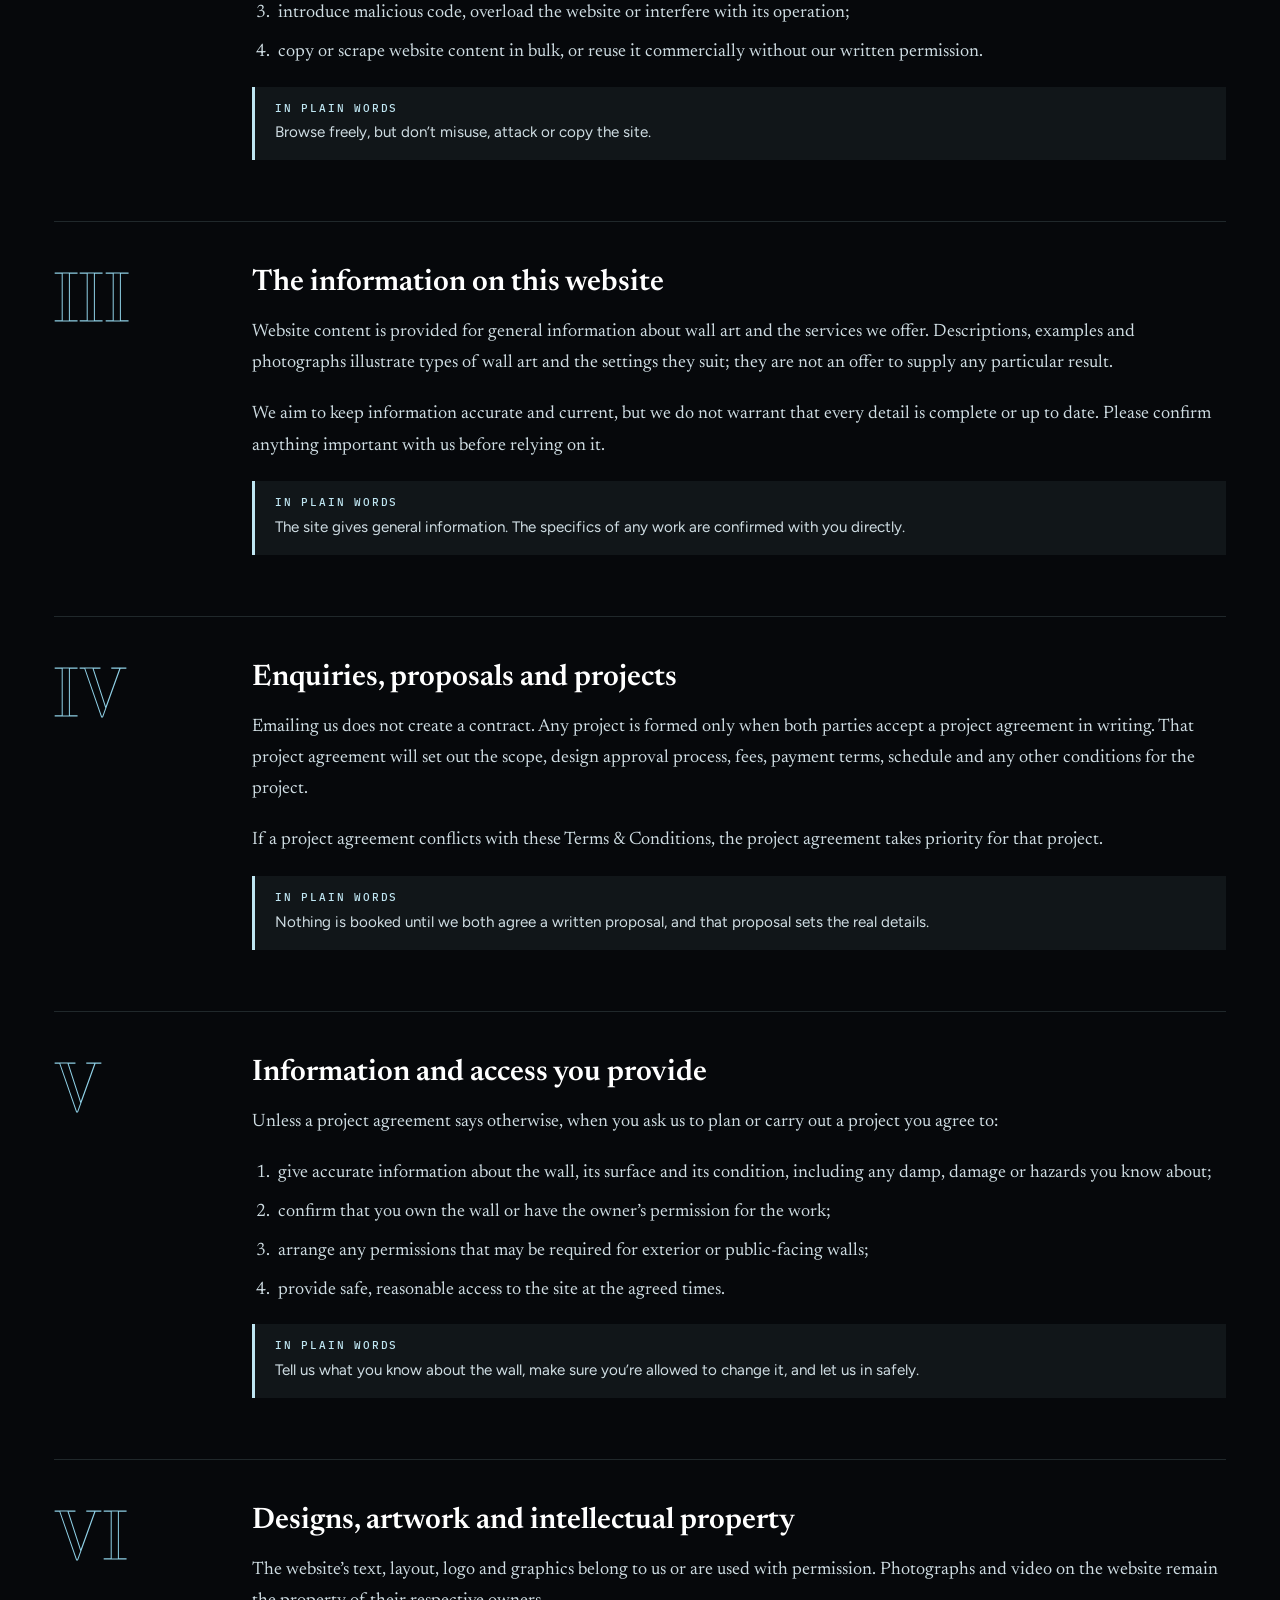
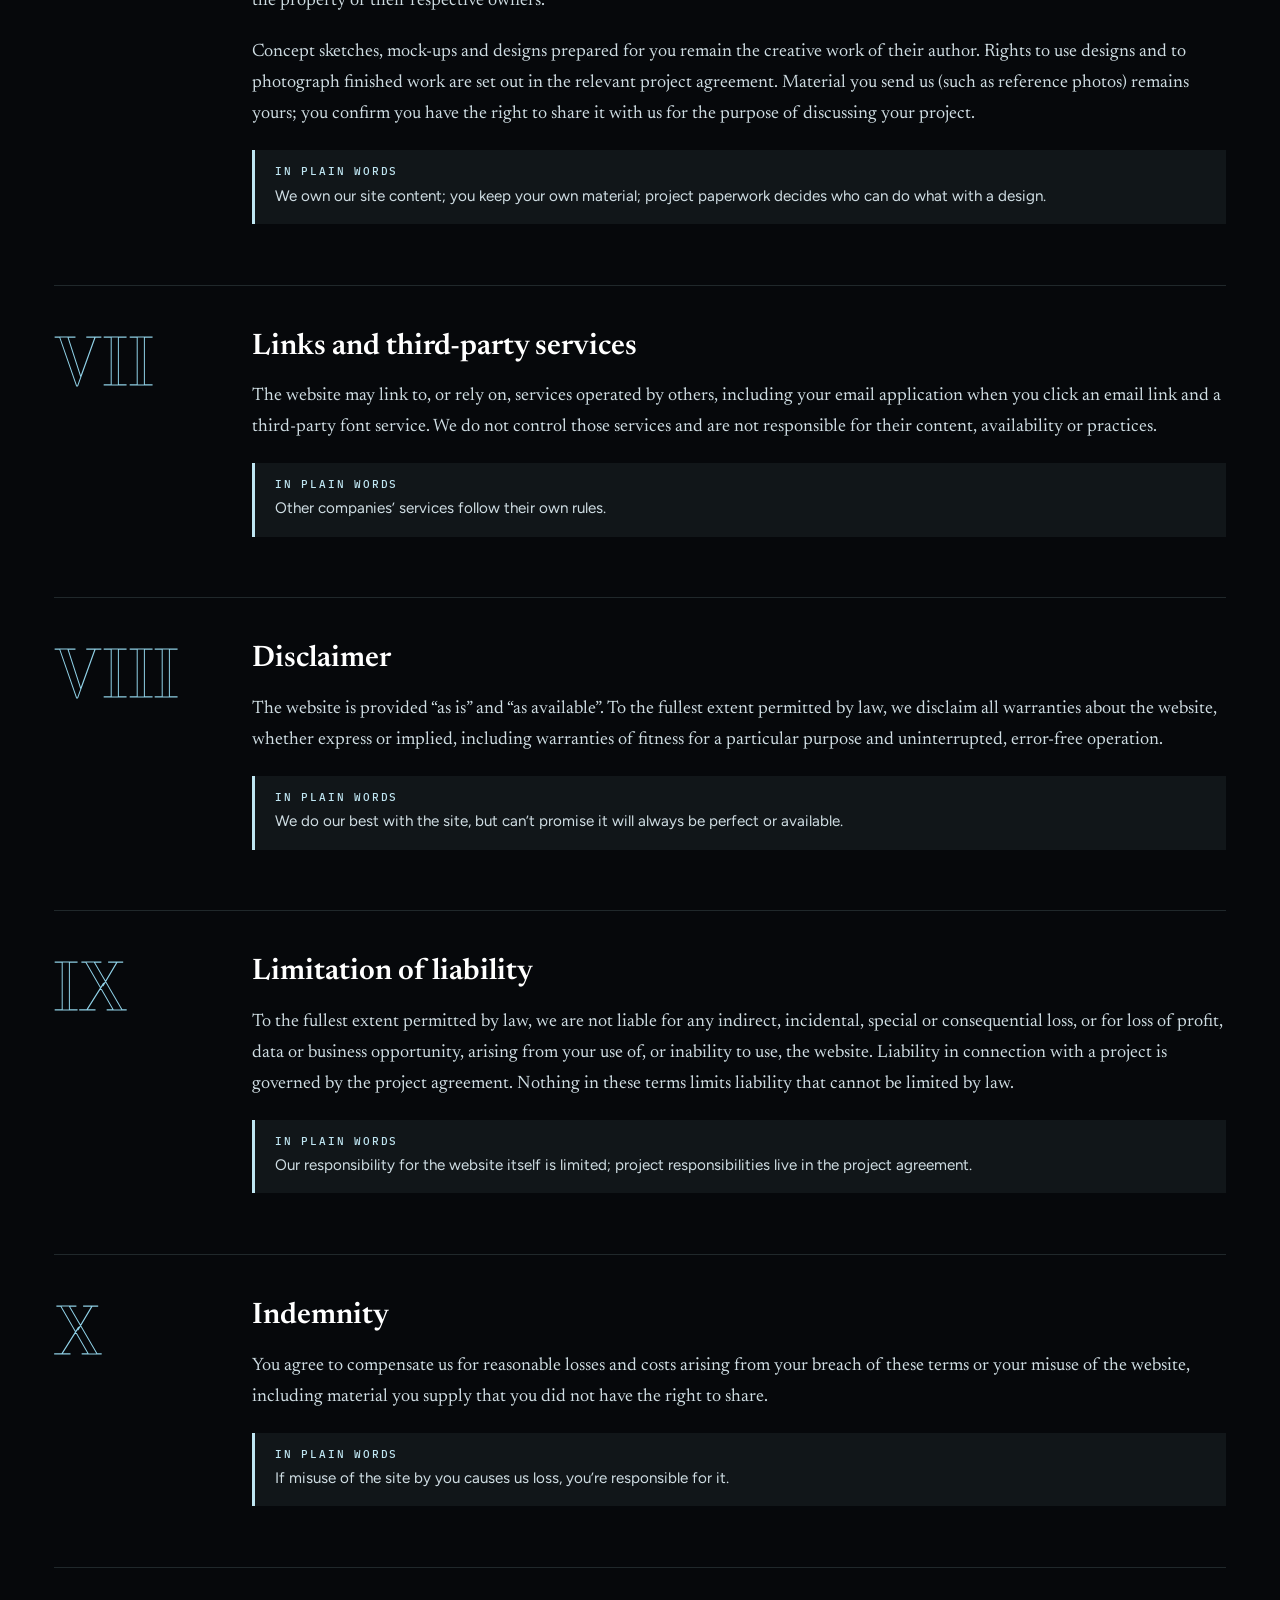
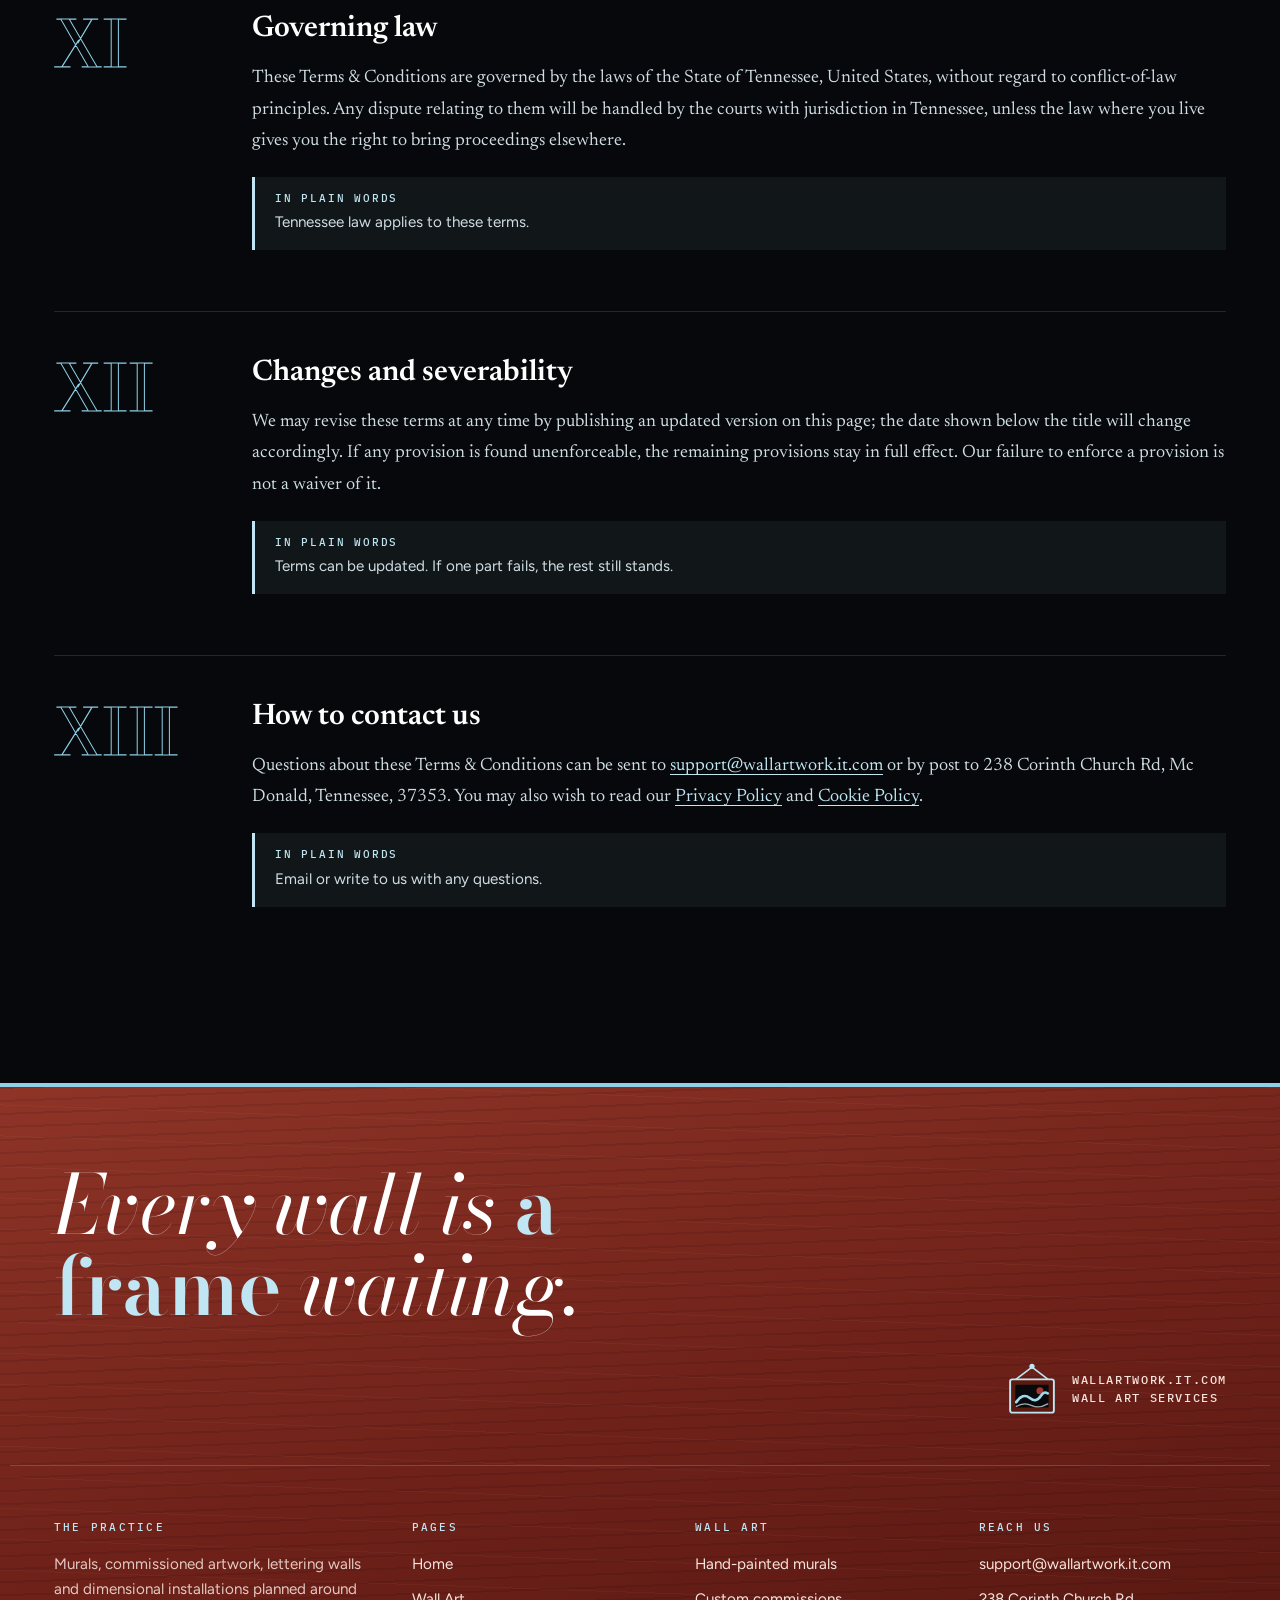
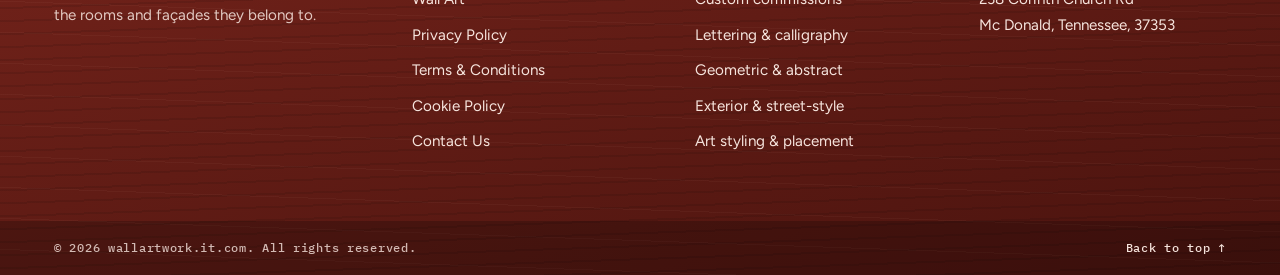
<file: terms-conditions/index.html>
<!DOCTYPE html>
<html lang="en">
<head>
  <meta charset="utf-8">
  <meta name="viewport" content="width=device-width, initial-scale=1">
  <title>Terms &amp; Conditions | wallartwork.it.com Wall Art Services</title>
  <meta name="description" content="The terms that apply when you use wallartwork.it.com and discuss wall art, mural or installation projects with us, covering proposals, intellectual property, liability and governing law.">
  <meta name="robots" content="index, follow, max-image-preview:large">
  <link rel="canonical" href="https://wallartwork.it.com/terms-conditions/">
  <meta property="og:url" content="https://wallartwork.it.com/terms-conditions/">
  <meta property="og:type" content="website">
  <meta property="og:site_name" content="wallartwork.it.com">
  <meta property="og:title" content="Terms &amp; Conditions | wallartwork.it.com Wall Art Services">
  <meta property="og:description" content="The terms that apply when you use wallartwork.it.com and discuss wall art, mural or installation projects with us, covering proposals, intellectual property, liability and governing law.">
  <meta property="og:image" content="https://wallartwork.it.com/assets/media/f225cf9f-image.jpg">
  <meta name="twitter:card" content="summary_large_image">
  <meta name="theme-color" content="#4c1b12">
  <link rel="icon" href="../favicon.ico" sizes="any">
  <link rel="icon" type="image/png" sizes="32x32" href="../favicon-32.png">
  <link rel="apple-touch-icon" href="../apple-touch-icon.png">
  <link rel="manifest" href="../site.webmanifest">
  <link rel="preconnect" href="https://fonts.googleapis.com">
  <link rel="preconnect" href="https://fonts.gstatic.com" crossorigin>
  <link rel="stylesheet" href="https://fonts.googleapis.com/css2?family=Bodoni+Moda:ital,opsz,wght@0,6..96,400..800;1,6..96,400..800&family=Figtree:wght@400;500;600;700&family=IBM+Plex+Mono:wght@400;500&family=Newsreader:ital,opsz,wght@0,6..72,400..700;1,6..72,400..700&display=swap">
  <link rel="stylesheet" href="../assets/css/rail-gallery.css">
</head>
<body>
<a class="skip" href="#main">Skip to content</a>
<header class="rail">
  <div class="rail__bar wrap">
    <a class="rail__brand" href=".././" aria-label="wallartwork.it.com home">
      <svg class="rail__mark" viewBox="0 0 64 64" width="44" height="44" aria-hidden="true" focusable="false"><circle cx="32" cy="6" r="3" fill="#bfe6f2"/><path d="M11 23 32 7 53 23" fill="none" stroke="#bfe6f2" stroke-width="1.8" stroke-linecap="round" stroke-linejoin="round"/><rect x="7" y="21" width="50" height="38" rx="2.5" fill="#5a1a10" stroke="#bfe6f2" stroke-width="2.2"/><rect x="13" y="27" width="38" height="26" rx="1" fill="#07090c"/><circle cx="41" cy="34" r="4" fill="#a8372b"/><path d="M14 47c5-7 10-9 15-5s9 4 13-2 6-4 8-3" fill="none" stroke="#9fd8ea" stroke-width="3" stroke-linecap="round"/><path d="M14 52c6-4 12-4 18-1s11 2 18-2" fill="none" stroke="#e9f6fa" stroke-width="1.4" stroke-linecap="round" opacity=".7"/></svg>
      <span class="rail__name">wall<b>art</b>work<small>.it.com &middot; wall art services</small></span>
    </a>
    <button class="rail__toggle" type="button" aria-expanded="false" aria-controls="rail-nav" aria-label="Open menu"><span></span><span></span><span></span></button>
    <nav class="rail__nav" id="rail-nav" aria-label="Main navigation">
      <ul class="rail__list">
        <li><a href=".././">Home</a></li><li><a href="../collection/./">Wall Art</a></li><li><a href="../privacy-policy/./">Privacy Policy</a></li><li><a href="../terms-conditions/./" aria-current="page">Terms &amp; Conditions</a></li><li><a href="../cookie-policy/./">Cookie Policy</a></li><li><a href="../contact-us/./">Contact Us</a></li>
      </ul>
      <p class="rail__drawer-foot">Write to us: <a href="mailto:support@wallartwork.it.com">support@wallartwork.it.com</a><br>238 Corinth Church Rd, Mc Donald, Tennessee, 37353</p>
    </nav>
    <a class="rail__plaque" href="mailto:support@wallartwork.it.com">Email us &rarr;</a>
  </div>
  <div class="rail__wire" aria-hidden="true"></div>
</header>

<main id="main">
  <header class="tc-head">
    <div class="wrap">
      <ol class="crumbs" aria-label="Breadcrumb"><li><a href=".././">Home</a></li><li aria-current="page">Terms &amp; Conditions</li></ol>
      <p class="tag">The agreement</p>
      <h1 class="h1">Terms &amp; <em>Conditions</em></h1>
    </div>
    <div class="tc-band"><div class="wrap"><span>Effective 6 October 2026</span><span>13 articles</span><span>Applies to wallartwork.it.com</span></div></div>
  </header>
  <div class="wrap tc-body">
    <p class="tc-intro">Please read these articles before using this website or arranging wall art services with us. Each article ends with a short plain-language note; the full wording above it is what applies.</p>
      <article class="tc-art" id="tc-agreement" aria-labelledby="tc-agreement-h">
        <div class="tc-num" aria-hidden="true">I</div>
        <div>
          <h2 id="tc-agreement-h"><span class="sr-only">Article I: </span>Agreement and definitions</h2>
          <p>These Terms &amp; Conditions govern your use of wallartwork.it.com and any discussion you have with us about wall art services through it. By using the website, you accept these terms. If you do not accept them, please do not use the website.</p>
<dl class="tc-defs"><dt>&ldquo;Website&rdquo;</dt><dd>wallartwork.it.com and all of its pages and content.</dd><dt>&ldquo;We&rdquo;, &ldquo;us&rdquo;, &ldquo;our&rdquo;</dt><dd>The operator of wallartwork.it.com, 238 Corinth Church Rd, Mc Donald, Tennessee, 37353.</dd><dt>&ldquo;You&rdquo;</dt><dd>Any person who visits the website or contacts us through it.</dd><dt>&ldquo;Project&rdquo;</dt><dd>Wall art work that we agree in writing to carry out for you.</dd><dt>&ldquo;Project agreement&rdquo;</dt><dd>The written proposal, quote or contract that sets out a project&rsquo;s scope, fees and schedule.</dd></dl>
          <p class="tc-plain"><strong>In plain words</strong>Using the site means you agree to these terms. A few words have specific meanings, listed above.</p>
        </div>
      </article>
      <article class="tc-art" id="tc-use" aria-labelledby="tc-use-h">
        <div class="tc-num" aria-hidden="true">II</div>
        <div>
          <h2 id="tc-use-h"><span class="sr-only">Article II: </span>Using the website responsibly</h2>
          <p>You may browse, read and share links to the website for personal and business information purposes. You agree not to:</p>
<ol><li>use the website in any way that breaks the law or infringes anyone&rsquo;s rights;</li><li>attempt to gain unauthorised access to the website, its server or related systems;</li><li>introduce malicious code, overload the website or interfere with its operation;</li><li>copy or scrape website content in bulk, or reuse it commercially without our written permission.</li></ol>
          <p class="tc-plain"><strong>In plain words</strong>Browse freely, but don&rsquo;t misuse, attack or copy the site.</p>
        </div>
      </article>
      <article class="tc-art" id="tc-content" aria-labelledby="tc-content-h">
        <div class="tc-num" aria-hidden="true">III</div>
        <div>
          <h2 id="tc-content-h"><span class="sr-only">Article III: </span>The information on this website</h2>
          <p>Website content is provided for general information about wall art and the services we offer. Descriptions, examples and photographs illustrate types of wall art and the settings they suit; they are not an offer to supply any particular result.</p>
<p>We aim to keep information accurate and current, but we do not warrant that every detail is complete or up to date. Please confirm anything important with us before relying on it.</p>
          <p class="tc-plain"><strong>In plain words</strong>The site gives general information. The specifics of any work are confirmed with you directly.</p>
        </div>
      </article>
      <article class="tc-art" id="tc-enquiries" aria-labelledby="tc-enquiries-h">
        <div class="tc-num" aria-hidden="true">IV</div>
        <div>
          <h2 id="tc-enquiries-h"><span class="sr-only">Article IV: </span>Enquiries, proposals and projects</h2>
          <p>Emailing us does not create a contract. Any project is formed only when both parties accept a project agreement in writing. That project agreement will set out the scope, design approval process, fees, payment terms, schedule and any other conditions for the project.</p>
<p>If a project agreement conflicts with these Terms &amp; Conditions, the project agreement takes priority for that project.</p>
          <p class="tc-plain"><strong>In plain words</strong>Nothing is booked until we both agree a written proposal, and that proposal sets the real details.</p>
        </div>
      </article>
      <article class="tc-art" id="tc-client" aria-labelledby="tc-client-h">
        <div class="tc-num" aria-hidden="true">V</div>
        <div>
          <h2 id="tc-client-h"><span class="sr-only">Article V: </span>Information and access you provide</h2>
          <p>Unless a project agreement says otherwise, when you ask us to plan or carry out a project you agree to:</p>
<ol><li>give accurate information about the wall, its surface and its condition, including any damp, damage or hazards you know about;</li><li>confirm that you own the wall or have the owner&rsquo;s permission for the work;</li><li>arrange any permissions that may be required for exterior or public-facing walls;</li><li>provide safe, reasonable access to the site at the agreed times.</li></ol>
          <p class="tc-plain"><strong>In plain words</strong>Tell us what you know about the wall, make sure you&rsquo;re allowed to change it, and let us in safely.</p>
        </div>
      </article>
      <article class="tc-art" id="tc-ip" aria-labelledby="tc-ip-h">
        <div class="tc-num" aria-hidden="true">VI</div>
        <div>
          <h2 id="tc-ip-h"><span class="sr-only">Article VI: </span>Designs, artwork and intellectual property</h2>
          <p>The website&rsquo;s text, layout, logo and graphics belong to us or are used with permission. Photographs and video on the website remain the property of their respective owners.</p>
<p>Concept sketches, mock-ups and designs prepared for you remain the creative work of their author. Rights to use designs and to photograph finished work are set out in the relevant project agreement. Material you send us (such as reference photos) remains yours; you confirm you have the right to share it with us for the purpose of discussing your project.</p>
          <p class="tc-plain"><strong>In plain words</strong>We own our site content; you keep your own material; project paperwork decides who can do what with a design.</p>
        </div>
      </article>
      <article class="tc-art" id="tc-thirdparty" aria-labelledby="tc-thirdparty-h">
        <div class="tc-num" aria-hidden="true">VII</div>
        <div>
          <h2 id="tc-thirdparty-h"><span class="sr-only">Article VII: </span>Links and third-party services</h2>
          <p>The website may link to, or rely on, services operated by others, including your email application when you click an email link and a third-party font service. We do not control those services and are not responsible for their content, availability or practices.</p>
          <p class="tc-plain"><strong>In plain words</strong>Other companies&rsquo; services follow their own rules.</p>
        </div>
      </article>
      <article class="tc-art" id="tc-disclaimer" aria-labelledby="tc-disclaimer-h">
        <div class="tc-num" aria-hidden="true">VIII</div>
        <div>
          <h2 id="tc-disclaimer-h"><span class="sr-only">Article VIII: </span>Disclaimer</h2>
          <p>The website is provided &ldquo;as is&rdquo; and &ldquo;as available&rdquo;. To the fullest extent permitted by law, we disclaim all warranties about the website, whether express or implied, including warranties of fitness for a particular purpose and uninterrupted, error-free operation.</p>
          <p class="tc-plain"><strong>In plain words</strong>We do our best with the site, but can&rsquo;t promise it will always be perfect or available.</p>
        </div>
      </article>
      <article class="tc-art" id="tc-liability" aria-labelledby="tc-liability-h">
        <div class="tc-num" aria-hidden="true">IX</div>
        <div>
          <h2 id="tc-liability-h"><span class="sr-only">Article IX: </span>Limitation of liability</h2>
          <p>To the fullest extent permitted by law, we are not liable for any indirect, incidental, special or consequential loss, or for loss of profit, data or business opportunity, arising from your use of, or inability to use, the website. Liability in connection with a project is governed by the project agreement. Nothing in these terms limits liability that cannot be limited by law.</p>
          <p class="tc-plain"><strong>In plain words</strong>Our responsibility for the website itself is limited; project responsibilities live in the project agreement.</p>
        </div>
      </article>
      <article class="tc-art" id="tc-indemnity" aria-labelledby="tc-indemnity-h">
        <div class="tc-num" aria-hidden="true">X</div>
        <div>
          <h2 id="tc-indemnity-h"><span class="sr-only">Article X: </span>Indemnity</h2>
          <p>You agree to compensate us for reasonable losses and costs arising from your breach of these terms or your misuse of the website, including material you supply that you did not have the right to share.</p>
          <p class="tc-plain"><strong>In plain words</strong>If misuse of the site by you causes us loss, you&rsquo;re responsible for it.</p>
        </div>
      </article>
      <article class="tc-art" id="tc-law" aria-labelledby="tc-law-h">
        <div class="tc-num" aria-hidden="true">XI</div>
        <div>
          <h2 id="tc-law-h"><span class="sr-only">Article XI: </span>Governing law</h2>
          <p>These Terms &amp; Conditions are governed by the laws of the State of Tennessee, United States, without regard to conflict-of-law principles. Any dispute relating to them will be handled by the courts with jurisdiction in Tennessee, unless the law where you live gives you the right to bring proceedings elsewhere.</p>
          <p class="tc-plain"><strong>In plain words</strong>Tennessee law applies to these terms.</p>
        </div>
      </article>
      <article class="tc-art" id="tc-changes" aria-labelledby="tc-changes-h">
        <div class="tc-num" aria-hidden="true">XII</div>
        <div>
          <h2 id="tc-changes-h"><span class="sr-only">Article XII: </span>Changes and severability</h2>
          <p>We may revise these terms at any time by publishing an updated version on this page; the date shown below the title will change accordingly. If any provision is found unenforceable, the remaining provisions stay in full effect. Our failure to enforce a provision is not a waiver of it.</p>
          <p class="tc-plain"><strong>In plain words</strong>Terms can be updated. If one part fails, the rest still stands.</p>
        </div>
      </article>
      <article class="tc-art" id="tc-contact" aria-labelledby="tc-contact-h">
        <div class="tc-num" aria-hidden="true">XIII</div>
        <div>
          <h2 id="tc-contact-h"><span class="sr-only">Article XIII: </span>How to contact us</h2>
          <p>Questions about these Terms &amp; Conditions can be sent to <a href="mailto:support@wallartwork.it.com">support@wallartwork.it.com</a> or by post to 238 Corinth Church Rd, Mc Donald, Tennessee, 37353. You may also wish to read our <a href="../privacy-policy/./">Privacy Policy</a> and <a href="../cookie-policy/./">Cookie Policy</a>.</p>
          <p class="tc-plain"><strong>In plain words</strong>Email or write to us with any questions.</p>
        </div>
      </article>
  </div>
</main>
<footer class="cherry">
  <div class="wrap cherry__top">
    <p class="cherry__motto">Every wall is <b>a frame</b> waiting.</p>
    <div class="cherry__brand">
      <svg class="cherry__mark" viewBox="0 0 64 64" width="56" height="56" role="img" aria-label="wallartwork.it.com hanging frame logo"><circle cx="32" cy="6" r="3" fill="#bfe6f2"/><path d="M11 23 32 7 53 23" fill="none" stroke="#bfe6f2" stroke-width="1.8" stroke-linecap="round" stroke-linejoin="round"/><rect x="7" y="21" width="50" height="38" rx="2.5" fill="#5a1a10" stroke="#bfe6f2" stroke-width="2.2"/><rect x="13" y="27" width="38" height="26" rx="1" fill="#07090c"/><circle cx="41" cy="34" r="4" fill="#a8372b"/><path d="M14 47c5-7 10-9 15-5s9 4 13-2 6-4 8-3" fill="none" stroke="#9fd8ea" stroke-width="3" stroke-linecap="round"/><path d="M14 52c6-4 12-4 18-1s11 2 18-2" fill="none" stroke="#e9f6fa" stroke-width="1.4" stroke-linecap="round" opacity=".7"/></svg>
      <span>wallartwork.it.com<br>Wall art services</span>
    </div>
  </div>
  <div class="wrap cherry__cols">
    <div class="cherry__about">
      <h2>The practice</h2>
      <p>Murals, commissioned artwork, lettering walls and dimensional installations planned around the rooms and façades they belong to.</p>
    </div>
    <nav aria-label="Footer pages">
      <h2>Pages</h2>
      <ul><li><a href=".././">Home</a></li><li><a href="../collection/./">Wall Art</a></li><li><a href="../privacy-policy/./">Privacy Policy</a></li><li><a href="../terms-conditions/./">Terms &amp; Conditions</a></li><li><a href="../cookie-policy/./">Cookie Policy</a></li><li><a href="../contact-us/./">Contact Us</a></li></ul>
    </nav>
    <nav aria-label="Footer services">
      <h2>Wall art</h2>
      <ul>
        <li><a href="../collection/./#murals">Hand-painted murals</a></li>
        <li><a href="../collection/./#commissions">Custom commissions</a></li>
        <li><a href="../collection/./#lettering">Lettering &amp; calligraphy</a></li>
        <li><a href="../collection/./#geometric">Geometric &amp; abstract</a></li>
        <li><a href="../collection/./#exterior">Exterior &amp; street-style</a></li>
        <li><a href="../collection/./#styling">Art styling &amp; placement</a></li>
      </ul>
    </nav>
    <div>
      <h2>Reach us</h2>
      <ul>
        <li><a href="mailto:support@wallartwork.it.com">support@wallartwork.it.com</a></li>
      </ul>
      <address>238 Corinth Church Rd<br>Mc Donald, Tennessee, 37353</address>
    </div>
  </div>
  <div class="cherry__base">
    <div class="wrap">
      <span>&copy; 2026 wallartwork.it.com. All rights reserved.</span>
      <a href="#main">Back to top &uarr;</a>
    </div>
  </div>
</footer>
<script src="../assets/js/rail-gallery.js" defer></script>
</body>
</html>
</file>
<file: assets/css/rail-gallery.css>
/* ==========================================================
   wallartwork.it.com — "Picture Rail" design system
   Black + Ice Blue theme · Mahogany rail nav · Cherry Wood footer
   ========================================================== */

:root{
  --void:#06080b;
  --coal:#0c1015;
  --slate:#131a22;
  --slate-2:#1a232d;
  --line:rgba(191,230,242,.14);
  --line-strong:rgba(191,230,242,.32);
  --ice:#bfe6f2;
  --ice-2:#8fd0e6;
  --ice-3:#e8f6fb;
  --ice-paper:#eef7fa;
  --mist:#a3b6c0;
  --mahog:#4c1b12;
  --mahog-2:#3a130c;
  --mahog-3:#6a2a1c;
  --cherry:#6e2119;
  --cherry-2:#8f3427;
  --cherry-3:#4a130e;
  --blush:#f6e4dd;
  --ff-display:'Bodoni Moda', Didot, 'Bodoni 72', 'Bodoni MT', 'Times New Roman', serif;
  --ff-body:'Figtree', system-ui, -apple-system, 'Segoe UI', Roboto, sans-serif;
  --ff-mono:'IBM Plex Mono', ui-monospace, SFMono-Regular, Menlo, Consolas, monospace;
  --ff-read:'Newsreader', Georgia, 'Times New Roman', serif;
  --gutter:clamp(16px, 4vw, 44px);
  --section:clamp(64px, 9vw, 128px);
  --rail-h:78px;
}

*,*::before,*::after{box-sizing:border-box}
html{-webkit-text-size-adjust:100%;text-size-adjust:100%}
@media (prefers-reduced-motion:no-preference){html{scroll-behavior:smooth}}
body{
  margin:0;background:var(--void);color:var(--ice-3);
  font:400 1.0625rem/1.68 var(--ff-body);
  overflow-x:hidden;-webkit-font-smoothing:antialiased;
}
img,video,svg{display:block;max-width:100%}
img{height:auto}
a{color:var(--ice);text-underline-offset:.2em;text-decoration-thickness:1px}
a:hover{color:#fff}
:focus-visible{outline:2px solid var(--ice);outline-offset:3px}
h1,h2,h3,h4{margin:0;font-weight:500;line-height:1.08}
p{margin:0 0 1.1em}
ul,ol{margin:0;padding:0}
.wrap{width:100%;max-width:1260px;margin-inline:auto;padding-inline:var(--gutter)}
.sr-only{position:absolute!important;width:1px;height:1px;overflow:hidden;clip:rect(0 0 0 0);white-space:nowrap}
.skip{position:absolute;left:12px;top:-60px;z-index:100;background:var(--ice);color:var(--void);padding:10px 16px;font-weight:600}
.skip:focus{top:12px}

/* ---------- type helpers ---------- */
.tag{
  display:inline-flex;align-items:center;gap:12px;
  font:500 .75rem/1.3 var(--ff-mono);letter-spacing:.18em;text-transform:uppercase;color:var(--ice-2);
  margin-bottom:22px;
}
.tag::before{content:"";width:28px;height:1px;background:currentColor}
.display{font-family:var(--ff-display);font-weight:500;letter-spacing:-.01em}
.display em,h1 em,h2 em{font-style:italic;color:var(--ice)}
.h1{font-family:var(--ff-display);font-size:clamp(2.55rem, 6.4vw, 5.7rem);line-height:1.02;letter-spacing:-.015em;font-weight:500}
.h2{font-family:var(--ff-display);font-size:clamp(2rem, 4.2vw, 3.45rem);line-height:1.06;letter-spacing:-.01em;font-weight:500}
.lede{font-size:clamp(1.08rem, 1.5vw, 1.25rem);color:var(--mist);max-width:60ch}
.muted{color:var(--mist)}

/* ---------- buttons ---------- */
.btn{
  display:inline-flex;align-items:center;justify-content:center;gap:10px;
  min-height:50px;padding:14px 26px;font:600 .95rem/1.2 var(--ff-body);letter-spacing:.02em;
  text-decoration:none;border:0;cursor:pointer;transition:background .25s,color .25s,transform .25s;
}
.btn--ice{background:var(--ice);color:var(--void);clip-path:polygon(0 0,calc(100% - 14px) 0,100% 14px,100% 100%,0 100%)}
.btn--ice:hover{background:#fff;color:var(--void)}
.btn--frame{background:transparent;color:var(--ice-3);box-shadow:inset 0 0 0 1px var(--line-strong)}
.btn--frame:hover{box-shadow:inset 0 0 0 1px var(--ice);color:var(--ice)}
.btn--dark{background:var(--void);color:var(--ice-3);clip-path:polygon(0 0,calc(100% - 14px) 0,100% 14px,100% 100%,0 100%)}
.btn--dark:hover{background:var(--mahog);color:#fff}
.arrow-link{display:inline-flex;align-items:center;gap:10px;font-weight:600;text-decoration:none;color:var(--ice);padding:6px 0;border-bottom:1px solid var(--line-strong)}
.arrow-link span{transition:transform .25s}
.arrow-link:hover span{transform:translateX(5px)}
.btn-row{display:flex;flex-wrap:wrap;gap:14px 22px;align-items:center}

/* ==========================================================
   MAHOGANY PICTURE-RAIL NAVIGATION
   ========================================================== */
.rail{
  position:sticky;top:0;z-index:60;
  background:
    repeating-linear-gradient(91deg, rgba(0,0,0,.10) 0 2px, transparent 2px 11px),
    repeating-linear-gradient(89deg, rgba(255,214,190,.035) 0 1px, transparent 1px 27px),
    linear-gradient(180deg, #57210f 0%, var(--mahog) 55%, var(--mahog-2) 100%);
  box-shadow:0 10px 30px rgba(0,0,0,.45);
}
.rail__bar{display:flex;align-items:center;gap:20px;min-height:var(--rail-h)}
.rail__brand{display:flex;align-items:center;gap:12px;text-decoration:none;color:#fff;flex-shrink:0}
.rail__brand svg{width:44px;height:44px;flex-shrink:0}
.rail__name{font-family:var(--ff-display);font-style:italic;font-size:1.45rem;line-height:1;letter-spacing:.005em;color:#fbeee8}
.rail__name b{font-style:normal;font-weight:700;color:var(--ice)}
.rail__name small{display:block;margin-top:5px;font:500 .62rem/1 var(--ff-mono);font-style:normal;letter-spacing:.24em;color:rgba(232,246,251,.7);text-transform:uppercase}
.rail__nav{margin-left:auto}
.rail__list{display:flex;list-style:none;gap:4px}
.rail__list a{
  position:relative;display:block;padding:12px 13px 10px;
  font:600 .8rem/1 var(--ff-body);letter-spacing:.1em;text-transform:uppercase;
  color:#f5e1d8;text-decoration:none;white-space:nowrap;
}
.rail__list a::before{ /* the hook */
  content:"";position:absolute;left:50%;top:-6px;width:7px;height:7px;margin-left:-3.5px;border-radius:50%;
  background:var(--ice);opacity:0;transform:translateY(-6px);transition:.25s;
}
.rail__list a::after{ /* the hanging plaque underline */
  content:"";position:absolute;left:13px;right:13px;bottom:2px;height:2px;background:var(--ice);
  transform:scaleX(0);transform-origin:left;transition:transform .3s;
}
.rail__list a:hover{color:#fff}
.rail__list a:hover::after,.rail__list a[aria-current="page"]::after{transform:scaleX(1)}
.rail__list a[aria-current="page"]{color:var(--ice)}
.rail__list a[aria-current="page"]::before,.rail__list a:hover::before{opacity:1;transform:none}
.rail__plaque{
  flex-shrink:0;display:inline-flex;align-items:center;gap:8px;padding:10px 16px;
  font:500 .74rem/1 var(--ff-mono);letter-spacing:.1em;text-transform:uppercase;text-decoration:none;
  color:var(--void);background:var(--ice);border-radius:2px;
}
.rail__plaque:hover{background:#fff;color:var(--void)}
.rail__wire{height:3px;background:linear-gradient(90deg, rgba(191,230,242,0), var(--ice-2) 12%, var(--ice) 50%, var(--ice-2) 88%, rgba(191,230,242,0));opacity:.55}
.rail__toggle{
  display:none;margin-left:auto;width:48px;height:48px;border:1px solid rgba(232,246,251,.35);background:rgba(0,0,0,.18);
  color:#fff;cursor:pointer;border-radius:2px;position:relative;
}
.rail__toggle span{position:absolute;left:13px;right:13px;height:2px;background:currentColor;transition:.3s}
.rail__toggle span:nth-child(1){top:16px}
.rail__toggle span:nth-child(2){top:23px}
.rail__toggle span:nth-child(3){top:30px}
.rail__toggle[aria-expanded="true"] span:nth-child(1){top:23px;transform:rotate(45deg)}
.rail__toggle[aria-expanded="true"] span:nth-child(2){opacity:0}
.rail__toggle[aria-expanded="true"] span:nth-child(3){top:23px;transform:rotate(-45deg)}

@media (max-width:1380px){ .rail__plaque{display:none} }
@media (max-width:1200px){
  .rail__toggle{display:block}
  .rail__nav{
    position:fixed;left:0;right:0;top:calc(var(--rail-h) + 3px);bottom:0;margin:0;
    background:
      repeating-linear-gradient(91deg, rgba(0,0,0,.10) 0 2px, transparent 2px 11px),
      linear-gradient(180deg, var(--mahog-2), #1c0905);
    padding:28px var(--gutter) 40px;overflow-y:auto;
    visibility:hidden;opacity:0;transform:translateY(-12px);transition:opacity .3s, transform .3s, visibility 0s .3s;
  }
  .rail.is-open .rail__nav{visibility:visible;opacity:1;transform:none;transition:opacity .3s, transform .3s}
  .rail__list{flex-direction:column;gap:0;counter-reset:navi}
  .rail__list li{counter-increment:navi;border-bottom:1px solid rgba(232,246,251,.12)}
  .rail__list a{
    display:flex;align-items:baseline;gap:18px;padding:20px 4px;
    font:500 clamp(1.6rem, 6vw, 2.3rem)/1.1 var(--ff-display);letter-spacing:0;text-transform:none;
  }
  .rail__list a::before{
    content:counter(navi, decimal-leading-zero);position:static;width:auto;height:auto;margin:0;border-radius:0;background:none;
    opacity:1;transform:none;font:500 .75rem/1 var(--ff-mono);letter-spacing:.14em;color:var(--ice-2);
  }
  .rail__list a::after{display:none}
  .rail__drawer-foot{display:block!important}
  body.nav-locked{overflow:hidden}
}
.rail__drawer-foot{display:none;margin-top:32px;font:500 .8rem/1.7 var(--ff-mono);color:rgba(232,246,251,.75)}
.rail__drawer-foot a{color:var(--ice)}

/* ==========================================================
   HOME — HERO
   ========================================================== */
.hero{
  position:relative;padding:clamp(48px, 8vw, 112px) 0 clamp(48px, 7vw, 96px);
  background:
    radial-gradient(900px 520px at 88% 8%, rgba(143,208,230,.13), transparent 62%),
    radial-gradient(700px 400px at 0% 100%, rgba(106,42,28,.22), transparent 70%),
    var(--void);
}
.hero__grid{display:grid;grid-template-columns:minmax(0,1.12fr) minmax(0,.88fr);gap:clamp(36px, 5.5vw, 84px);align-items:center}
.hero__copy .lede{margin:28px 0 36px}
.hero__notes{display:flex;flex-wrap:wrap;gap:10px;margin-top:40px;list-style:none}
.hero__notes li{font:500 .72rem/1 var(--ff-mono);letter-spacing:.12em;text-transform:uppercase;color:var(--mist);padding:9px 12px;border:1px solid var(--line)}
.hang{position:relative;padding-top:54px}
.hang__wire{position:absolute;top:0;left:50%;width:60%;height:58px;transform:translateX(-50%);overflow:visible}
.hang__frame{
  margin:0;position:relative;padding:clamp(10px, 1.6vw, 18px);
  background:linear-gradient(145deg, #1a232d, #0b0f14);
  border:1px solid var(--line-strong);
  box-shadow:0 40px 90px -20px rgba(0,0,0,.85), inset 0 0 0 1px rgba(255,255,255,.03);
}
.hang__frame video,.hang__frame img{width:100%;aspect-ratio:4/5;object-fit:cover;background:#0a0d11}
.hang__frame figcaption{
  margin-top:14px;padding-left:12px;border-left:2px solid var(--ice);
  font:400 .75rem/1.5 var(--ff-mono);letter-spacing:.06em;color:var(--mist);
}
.vid-toggle{
  position:absolute;right:calc(clamp(10px, 1.6vw, 18px) + 12px);bottom:calc(clamp(10px,1.6vw,18px) + 60px);
  width:44px;height:44px;border-radius:50%;border:1px solid rgba(232,246,251,.5);
  background:rgba(6,8,11,.65);color:#fff;cursor:pointer;display:grid;place-items:center;
  -webkit-backdrop-filter:blur(6px);backdrop-filter:blur(6px);
}
.vid-toggle:hover{background:var(--ice);color:var(--void)}
.vid-toggle svg{width:16px;height:16px}

/* ---------- ticker ---------- */
.ticker{border-block:1px solid var(--line);overflow:hidden;background:var(--coal)}
.ticker__track{display:flex;width:max-content;animation:tick 48s linear infinite}
.ticker__set{display:flex;align-items:center;list-style:none}
.ticker__set li{display:flex;align-items:center;gap:28px;padding:20px 14px 20px 14px;font:italic 400 clamp(1.15rem, 2vw, 1.6rem)/1 var(--ff-display);color:var(--ice-3);white-space:nowrap}
.ticker__set li::after{content:"";width:8px;height:8px;background:var(--ice-2);transform:rotate(45deg)}
@keyframes tick{to{transform:translateX(-50%)}}
@media (prefers-reduced-motion:reduce){.ticker__track{animation:none}}

/* ---------- sections ---------- */
.sec{padding-block:var(--section)}
.sec--coal{background:var(--coal)}
.sec__head{display:grid;grid-template-columns:minmax(0,1fr) minmax(0,1fr);gap:24px 64px;align-items:end;margin-bottom:clamp(36px, 5vw, 64px)}
.sec__head p{margin:0;color:var(--mist);max-width:52ch}

/* statement with arch */
.statement{display:grid;grid-template-columns:minmax(0,5fr) minmax(0,7fr);gap:clamp(36px, 6vw, 96px);align-items:center}
.arch{margin:0;border-radius:999px 999px 6px 6px;overflow:hidden;border:1px solid var(--line-strong);padding:10px;background:var(--coal)}
.arch img{border-radius:999px 999px 2px 2px;width:100%;aspect-ratio:3/4;object-fit:cover}
.statement__big{font:400 clamp(1.5rem, 2.7vw, 2.3rem)/1.32 var(--ff-display);margin-bottom:36px}
.statement__big mark{background:none;color:var(--ice);font-style:italic}
.trio{display:grid;grid-template-columns:repeat(3,minmax(0,1fr));gap:28px;border-top:1px solid var(--line);padding-top:28px}
.trio h3{font:600 1rem/1.3 var(--ff-body);margin-bottom:8px;color:#fff}
.trio p{font-size:.95rem;color:var(--mist);margin:0}

/* service index */
.index{display:grid;grid-template-columns:minmax(0,.9fr) minmax(0,1.1fr);gap:clamp(32px, 5vw, 80px);align-items:start}
.index__view{position:sticky;top:calc(var(--rail-h) + 32px);margin:0}
.index__view img{width:100%;aspect-ratio:4/5;object-fit:cover;border:1px solid var(--line-strong);transition:opacity .35s}
.index__view figcaption{margin-top:12px;font:400 .75rem/1.5 var(--ff-mono);color:var(--mist);letter-spacing:.05em}
.index__list{list-style:none;border-top:1px solid var(--line)}
.index__list li{border-bottom:1px solid var(--line)}
.row{display:grid;grid-template-columns:52px minmax(0,1fr) 28px;gap:18px;align-items:start;padding:26px 14px;text-decoration:none;color:inherit;transition:background .25s}
.row:hover,.row:focus-visible,.row.is-active{background:var(--slate)}
.row__n{font:500 .78rem/2.2 var(--ff-mono);color:var(--ice-2);letter-spacing:.1em}
.row__t{display:block;font:500 clamp(1.35rem, 2.2vw, 1.8rem)/1.15 var(--ff-display);color:#fff;margin-bottom:8px}
.row:hover .row__t,.row.is-active .row__t{color:var(--ice)}
.row__d{display:block;font-size:.95rem;color:var(--mist)}
.row__go{font-size:1.25rem;line-height:2;color:var(--ice);transition:transform .25s}
.row:hover .row__go{transform:translateX(4px)}
.row__thumb{display:none}

/* spaces scroller */
.spaces-ctl{display:flex;gap:10px}
.spaces-ctl button{width:48px;height:48px;border:1px solid var(--line-strong);background:transparent;color:var(--ice);cursor:pointer;font-size:1.1rem}
.spaces-ctl button:hover{background:var(--ice);color:var(--void)}
.spaces{
  display:grid;grid-auto-flow:column;grid-auto-columns:minmax(260px, calc((100% - 60px) / 3.4));gap:20px;
  overflow-x:auto;scroll-snap-type:x mandatory;padding-bottom:18px;list-style:none;
  scrollbar-color:var(--ice-2) var(--slate);scrollbar-width:thin;
}
.spaces::-webkit-scrollbar{height:6px}
.spaces::-webkit-scrollbar-track{background:var(--slate)}
.spaces::-webkit-scrollbar-thumb{background:var(--ice-2)}
.space{scroll-snap-align:start}
.space figure{margin:0}
.space img{width:100%;aspect-ratio:3/4;object-fit:cover;filter:saturate(.95);transition:filter .3s}
.space:hover img{filter:saturate(1.15)}
.space h3{font:500 1.35rem/1.2 var(--ff-display);margin:18px 0 6px}
.space p{font-size:.93rem;color:var(--mist);margin:0}

/* process on the rail */
.steps{list-style:none;display:grid;grid-template-columns:repeat(5,minmax(0,1fr));gap:20px;position:relative;padding-top:34px}
.steps::before{content:"";position:absolute;left:0;right:0;top:6px;height:2px;background:linear-gradient(90deg,var(--ice-2),var(--ice) 60%,rgba(191,230,242,.15))}
.step{position:relative;padding:28px 22px 26px;background:var(--slate);border:1px solid var(--line)}
.step::before{content:"";position:absolute;top:-34px;left:26px;width:12px;height:12px;border-radius:50%;background:var(--void);border:2px solid var(--ice)}
.step::after{content:"";position:absolute;top:-22px;left:32px;width:1px;height:22px;background:var(--ice)}
.step__n{font:500 .72rem/1 var(--ff-mono);letter-spacing:.16em;color:var(--ice-2);text-transform:uppercase}
.step h3{font:500 1.3rem/1.2 var(--ff-display);margin:12px 0 10px}
.step p{font-size:.92rem;color:var(--mist);margin:0}

/* brief considerations */
.brief{display:grid;grid-template-columns:minmax(0,7fr) minmax(0,5fr);gap:clamp(36px, 6vw, 90px);align-items:center}
.brief__grid{display:grid;grid-template-columns:repeat(2,minmax(0,1fr));gap:32px 36px;margin-top:40px}
.brief__item{padding-top:18px;border-top:1px solid var(--line-strong)}
.brief__item h3{font:600 1.05rem/1.3 var(--ff-body);color:#fff;margin-bottom:8px;display:flex;gap:12px;align-items:baseline}
.brief__item h3 i{font:italic 400 1.6rem/1 var(--ff-display);color:var(--ice)}
.brief__item p{font-size:.95rem;color:var(--mist);margin:0}
.offset{margin:0;position:relative;padding:0 18px 18px 0}
.offset::before{content:"";position:absolute;inset:18px 0 0 18px;border:1px solid var(--ice-2)}
.offset img{position:relative;width:100%;aspect-ratio:2/3;object-fit:cover}

/* mosaic */
.mosaic{display:grid;grid-template-columns:repeat(4,minmax(0,1fr));grid-auto-rows:clamp(160px, 18vw, 250px);gap:14px;list-style:none}
.mosaic li{position:relative;overflow:hidden;background:var(--slate)}
.mosaic li:first-child{grid-column:span 2;grid-row:span 2}
.mosaic li:nth-child(4){grid-column:span 2}
.mosaic img{width:100%;height:100%;object-fit:cover;transition:transform .6s}
.mosaic li:hover img{transform:scale(1.04)}
.mosaic span{position:absolute;left:12px;bottom:12px;font:500 .68rem/1 var(--ff-mono);letter-spacing:.12em;text-transform:uppercase;background:rgba(6,8,11,.78);color:var(--ice-3);padding:8px 10px}

/* ice CTA */
.cta{background:var(--ice);color:var(--void)}
.cta__in{display:grid;grid-template-columns:minmax(0,1.2fr) minmax(0,.8fr);gap:40px 64px;align-items:end;padding-block:clamp(56px, 7vw, 96px)}
.cta .tag{color:var(--mahog)}
.cta h2 em{color:var(--mahog)}
.cta__mail{display:inline-block;margin-top:22px;font:500 clamp(1.15rem, 2.6vw, 2rem)/1.2 var(--ff-display);color:var(--void);word-break:break-word}
.cta__mail:hover{color:var(--mahog)}
.cta__side p{color:#22313a}
.cta__side address{font-style:normal;font:500 .85rem/1.7 var(--ff-mono);margin-bottom:24px;color:#1b252c}

/* ==========================================================
   WALL ART (collection) PAGE
   ========================================================== */
.masthead{padding:clamp(48px, 7vw, 100px) 0 clamp(40px, 5vw, 64px);border-bottom:1px solid var(--line)}
.crumbs{list-style:none;display:flex;flex-wrap:wrap;gap:8px;font:500 .72rem/1 var(--ff-mono);letter-spacing:.12em;text-transform:uppercase;color:var(--mist);margin-bottom:30px}
.crumbs li+li::before{content:"/";margin-right:8px;color:var(--line-strong)}
.crumbs a{color:var(--mist);text-decoration:none}
.crumbs a:hover{color:var(--ice)}
.mh-split{display:grid;grid-template-columns:minmax(0,1.1fr) minmax(0,.9fr);gap:clamp(32px, 5vw, 72px);align-items:end}
.mh-strip{display:grid;grid-template-columns:repeat(3,minmax(0,1fr));gap:10px}
.mh-strip img{width:100%;aspect-ratio:2/3.2;object-fit:cover;border:1px solid var(--line)}
.mh-strip img:nth-child(2){transform:translateY(-22px)}
.jump{display:flex;flex-wrap:wrap;gap:10px;list-style:none;margin-top:40px}
.jump a{display:inline-block;padding:10px 14px;border:1px solid var(--line-strong);font:500 .74rem/1 var(--ff-mono);letter-spacing:.08em;text-transform:uppercase;color:var(--ice-3);text-decoration:none}
.jump a:hover{background:var(--ice);color:var(--void);border-color:var(--ice)}

.svc{display:grid;grid-template-columns:minmax(0,1fr) minmax(0,1fr);gap:clamp(32px, 5vw, 80px);align-items:center;padding-block:clamp(56px, 7vw, 100px);border-bottom:1px solid var(--line);scroll-margin-top:calc(var(--rail-h) + 12px)}
.svc--flip .svc__media{order:2}
.svc__media{display:grid;gap:12px}
.svc__media--pair{grid-template-columns:minmax(0,3fr) minmax(0,2fr);align-items:end}
.svc__media figure{margin:0}
.svc__media img,.svc__media video{width:100%;object-fit:cover;border:1px solid var(--line)}
.svc__media .tall{aspect-ratio:3/4}
.svc__media .wide{aspect-ratio:3/2}
.svc__media .short{aspect-ratio:4/5}
.svc__media figcaption{margin-top:8px;font:400 .72rem/1.5 var(--ff-mono);color:var(--mist)}
.svc__n{font:500 .78rem/1 var(--ff-mono);letter-spacing:.16em;color:var(--ice-2);margin-bottom:18px;display:block}
.svc h2{font:500 clamp(1.9rem, 3.6vw, 2.9rem)/1.08 var(--ff-display);margin-bottom:20px}
.svc__body>p{color:var(--mist)}
.svc__lists{display:grid;grid-template-columns:repeat(2,minmax(0,1fr));gap:24px;margin-top:28px;padding-top:24px;border-top:1px solid var(--line)}
.svc__lists h3{font:500 .74rem/1 var(--ff-mono);letter-spacing:.16em;text-transform:uppercase;color:var(--ice);margin-bottom:14px}
.svc__lists ul{list-style:none}
.svc__lists li{position:relative;padding-left:18px;font-size:.93rem;color:var(--ice-3);margin-bottom:8px}
.svc__lists li::before{content:"";position:absolute;left:0;top:.62em;width:7px;height:7px;border:1px solid var(--ice-2);transform:rotate(45deg)}

.compare{width:100%;border-collapse:collapse;font-size:.95rem}
.compare caption{text-align:left;font:500 .74rem/1 var(--ff-mono);letter-spacing:.14em;text-transform:uppercase;color:var(--mist);padding-bottom:16px}
.compare th,.compare td{text-align:left;padding:18px 16px;border-bottom:1px solid var(--line);vertical-align:top}
.compare thead th{font:500 .72rem/1.2 var(--ff-mono);letter-spacing:.14em;text-transform:uppercase;color:var(--ice-2);border-bottom:1px solid var(--line-strong)}
.compare tbody th{font:500 1.15rem/1.3 var(--ff-display);color:#fff;width:22%}
.compare td{color:var(--mist)}
.compare tbody tr:hover{background:var(--slate)}

.faq{max-width:900px}
.faq details{border-bottom:1px solid var(--line)}
.faq summary{list-style:none;cursor:pointer;display:flex;justify-content:space-between;gap:24px;padding:24px 0;font:500 clamp(1.15rem, 2vw, 1.4rem)/1.3 var(--ff-display);color:#fff}
.faq summary::-webkit-details-marker{display:none}
.faq summary::after{content:"+";font:300 1.8rem/1 var(--ff-body);color:var(--ice);transition:transform .25s;flex-shrink:0}
.faq details[open] summary::after{transform:rotate(45deg)}
.faq details p{color:var(--mist);padding-bottom:22px;margin:0;max-width:70ch}

/* ==========================================================
   CONTACT
   ========================================================== */
.reach{display:grid;grid-template-columns:minmax(0,7fr) minmax(0,5fr);gap:clamp(32px, 5vw, 72px);align-items:stretch}
.reach__cards{display:grid;gap:20px;align-content:start}
.mailcard{padding:clamp(28px, 4vw, 48px);background:linear-gradient(150deg, var(--slate-2), var(--coal));border:1px solid var(--line-strong);position:relative;overflow:hidden}
.mailcard::after{content:"@";position:absolute;right:-10px;bottom:-60px;font:italic 400 15rem/1 var(--ff-display);color:rgba(191,230,242,.05);pointer-events:none}
.mailcard h2{font:500 .76rem/1 var(--ff-mono);letter-spacing:.18em;text-transform:uppercase;color:var(--ice-2);margin-bottom:18px}
.mailcard a{display:inline-block;font:500 clamp(1.3rem, 3.4vw, 2.5rem)/1.15 var(--ff-display);color:#fff;word-break:break-word;text-decoration:none;border-bottom:1px solid var(--ice-2);padding-bottom:4px}
.mailcard a:hover{color:var(--ice)}
.mailcard p{margin:18px 0 0;color:var(--mist);max-width:46ch;position:relative;z-index:1}
.placard{background:var(--ice-paper);color:var(--void);padding:clamp(26px, 3.5vw, 40px);display:grid;grid-template-columns:auto minmax(0,1fr);gap:22px;align-items:start;box-shadow:12px 12px 0 var(--mahog)}
.placard svg{width:42px;height:42px;color:var(--mahog)}
.placard h2{font:500 .76rem/1 var(--ff-mono);letter-spacing:.18em;text-transform:uppercase;color:var(--mahog-3);margin-bottom:12px}
.placard address{font:normal 500 clamp(1.2rem, 2.4vw, 1.65rem)/1.35 var(--ff-display)}
.reach__img{margin:0;min-height:100%}
.reach__img img{width:100%;height:100%;min-height:420px;object-fit:cover;border:1px solid var(--line)}
.include{list-style:none;display:grid;grid-template-columns:repeat(3,minmax(0,1fr));gap:18px;counter-reset:inc}
.include li{counter-increment:inc;padding:26px 24px;border:1px solid var(--line);background:var(--coal)}
.include li::before{content:counter(inc, decimal-leading-zero);display:block;font:italic 400 2rem/1 var(--ff-display);color:var(--ice);margin-bottom:14px}
.include h3{font:600 1rem/1.3 var(--ff-body);margin-bottom:8px;color:#fff}
.include p{font-size:.92rem;color:var(--mist);margin:0}
.links-strip{display:flex;flex-wrap:wrap;gap:12px 28px;list-style:none;margin-top:28px}

/* ==========================================================
   PRIVACY POLICY — "frost paper" with sticky index
   ========================================================== */
.pv-head{padding:clamp(56px, 8vw, 110px) 0 clamp(36px, 4vw, 56px);text-align:center;background:radial-gradient(700px 300px at 50% 0%, rgba(143,208,230,.14), transparent 70%)}
.pv-head .crumbs{justify-content:center}
.pv-head p{margin:22px auto 0;max-width:58ch;color:var(--mist)}
.pv-date{display:inline-block;margin-top:26px;font:500 .74rem/1 var(--ff-mono);letter-spacing:.14em;text-transform:uppercase;padding:10px 14px;border:1px solid var(--line-strong);color:var(--ice)}
.pv{display:grid;grid-template-columns:270px minmax(0,1fr);gap:40px;align-items:start;padding-bottom:var(--section)}
.pv-toc{position:sticky;top:calc(var(--rail-h) + 28px);border-left:2px solid var(--ice-2);padding:6px 0 6px 20px}
.pv-toc h2{font:500 .72rem/1 var(--ff-mono);letter-spacing:.18em;text-transform:uppercase;color:var(--mist);margin-bottom:16px}
.pv-toc ol{list-style:none;counter-reset:toc}
.pv-toc li{counter-increment:toc;margin-bottom:4px}
.pv-toc a{display:flex;gap:10px;padding:6px 0;font-size:.9rem;color:var(--ice-3);text-decoration:none;line-height:1.35}
.pv-toc a::before{content:counter(toc, decimal-leading-zero);font:500 .72rem/1.9 var(--ff-mono);color:var(--ice-2)}
.pv-toc a:hover{color:var(--ice)}
.pv-paper{background:var(--ice-paper);color:#0e171d;padding:clamp(28px, 5vw, 72px);counter-reset:pvs}
.pv-paper a{color:#5a1a10}
.pv-glance{background:#fff;border:1px solid #c9dfe7;padding:26px 28px;margin-bottom:48px}
.pv-glance h2{font:600 .78rem/1 var(--ff-mono);letter-spacing:.16em;text-transform:uppercase;color:#5a1a10;margin-bottom:14px}
.pv-glance ul{list-style:none}
.pv-glance li{padding:8px 0 8px 28px;position:relative;border-bottom:1px dashed #cfe2e9}
.pv-glance li:last-child{border:0}
.pv-glance li::before{content:"";position:absolute;left:0;top:15px;width:14px;height:8px;border-left:2px solid #2b7a93;border-bottom:2px solid #2b7a93;transform:rotate(-45deg)}
.pv-sec{padding:34px 0;border-top:1px solid #cfe2e9;scroll-margin-top:calc(var(--rail-h) + 20px)}
.pv-sec h2{counter-increment:pvs;font:500 clamp(1.5rem, 2.6vw, 2.05rem)/1.15 var(--ff-display);margin-bottom:16px;color:#0b1217}
.pv-sec h2::before{content:"§" counter(pvs) " ";color:#2b7a93;font-style:italic}
.pv-sec h3{font:600 1.02rem/1.3 var(--ff-body);margin:22px 0 8px;color:#0b1217}
.pv-sec ul{padding-left:20px;margin-bottom:1em}
.pv-sec li{margin-bottom:6px}
.pv-sec p,.pv-sec li{color:#24333c}

/* ==========================================================
   TERMS & CONDITIONS — "contract articles"
   ========================================================== */
.tc-head{padding:clamp(56px, 8vw, 110px) 0 0}
.tc-head .h1{max-width:12ch}
.tc-band{margin-top:clamp(36px, 5vw, 56px);background:
  repeating-linear-gradient(91deg, rgba(0,0,0,.10) 0 2px, transparent 2px 11px),
  linear-gradient(90deg, var(--mahog-2), var(--mahog-3));color:#fbeee8}
.tc-band .wrap{display:flex;flex-wrap:wrap;gap:12px 40px;justify-content:space-between;padding-block:22px;font:500 .78rem/1.4 var(--ff-mono);letter-spacing:.1em;text-transform:uppercase}
.tc-body{font-family:var(--ff-read);font-size:1.13rem;line-height:1.72;padding-block:clamp(40px, 6vw, 80px) var(--section)}
.tc-intro{max-width:780px;margin:0 0 56px auto;font-size:1.25rem;font-style:italic;color:var(--ice-3)}
.tc-art{display:grid;grid-template-columns:150px minmax(0,1fr);gap:20px 48px;padding:44px 0;border-top:1px solid var(--line);scroll-margin-top:calc(var(--rail-h) + 20px)}
.tc-num{font:500 clamp(2.6rem, 5vw, 4.2rem)/1 var(--ff-display);color:transparent;-webkit-text-stroke:1px var(--ice-2);letter-spacing:.02em}
.tc-art h2{font:600 clamp(1.4rem, 2.4vw, 1.85rem)/1.2 var(--ff-read);color:#fff;margin-bottom:16px}
.tc-art p,.tc-art li{color:#cfdde3}
.tc-art ol{padding-left:22px;margin-bottom:1em}
.tc-art ol li{margin-bottom:8px;padding-left:4px}
.tc-plain{margin-top:18px;padding:16px 20px;border-left:3px solid var(--ice);background:rgba(191,230,242,.06);font:400 .95rem/1.6 var(--ff-body);color:var(--ice-3)}
.tc-plain strong{font:500 .7rem/1 var(--ff-mono);letter-spacing:.16em;text-transform:uppercase;color:var(--ice);display:block;margin-bottom:6px}
.tc-defs{display:grid;grid-template-columns:minmax(140px,220px) minmax(0,1fr);gap:0;margin:0 0 1em;border-top:1px solid var(--line)}
.tc-defs dt,.tc-defs dd{padding:12px 0;border-bottom:1px solid var(--line);margin:0}
.tc-defs dt{font-weight:600;color:var(--ice);padding-right:16px}
.tc-defs dd{color:#cfdde3}

/* ==========================================================
   COOKIE POLICY — "mono label board"
   ========================================================== */
.ck-page{
  background-color:var(--void);
  background-image:radial-gradient(rgba(191,230,242,.09) 1px, transparent 1.2px);
  background-size:22px 22px;
}
.ck-head{padding:clamp(56px, 8vw, 104px) 0 clamp(40px, 5vw, 64px)}
.ck-title{font:500 clamp(2.2rem, 6vw, 4.6rem)/1.02 var(--ff-mono);letter-spacing:-.03em;text-transform:uppercase;color:#fff}
.ck-title span{color:var(--ice);display:block}
.ck-meta{display:flex;flex-wrap:wrap;gap:10px;margin-top:28px;list-style:none}
.ck-meta li{font:500 .74rem/1 var(--ff-mono);padding:9px 12px;background:var(--ice);color:var(--void);letter-spacing:.06em}
.ck-meta li:nth-child(2n){background:transparent;color:var(--ice);box-shadow:inset 0 0 0 1px var(--ice)}
.ck-lede{font:400 1.02rem/1.75 var(--ff-mono);color:var(--mist);max-width:70ch;margin-top:28px}
.ck-board{display:grid;grid-template-columns:repeat(4,minmax(0,1fr));gap:14px;list-style:none;margin-bottom:clamp(48px, 6vw, 80px)}
.ck-card{border:1px dashed var(--line-strong);padding:22px 20px;background:rgba(12,16,21,.85)}
.ck-card h3{font:500 .8rem/1.3 var(--ff-mono);letter-spacing:.12em;text-transform:uppercase;color:#fff;margin-bottom:14px}
.ck-state{display:inline-block;font:500 .7rem/1 var(--ff-mono);letter-spacing:.1em;text-transform:uppercase;padding:7px 9px;margin-bottom:14px}
.ck-state--off{background:rgba(191,230,242,.12);color:var(--ice)}
.ck-state--maybe{background:var(--cherry-2);color:#fff}
.ck-card p{font:400 .86rem/1.6 var(--ff-mono);color:var(--mist);margin:0}
.ck-qa{border-top:2px solid var(--ice)}
.ck-q{display:grid;grid-template-columns:minmax(0,4fr) minmax(0,8fr);gap:16px 48px;padding:34px 0;border-bottom:1px dashed var(--line-strong);scroll-margin-top:calc(var(--rail-h) + 20px)}
.ck-q h2{font:500 clamp(1.02rem, 1.6vw, 1.2rem)/1.4 var(--ff-mono);color:var(--ice);text-transform:uppercase;letter-spacing:.04em}
.ck-q h2 small{display:block;font-size:.7rem;color:var(--mist);letter-spacing:.16em;margin-bottom:10px}
.ck-q p,.ck-q li{font:400 .98rem/1.75 var(--ff-body);color:#d6e3e8}
.ck-q ul{list-style:none}
.ck-q ul li{padding-left:22px;position:relative;margin-bottom:8px}
.ck-q ul li::before{content:">";position:absolute;left:0;color:var(--ice-2);font-family:var(--ff-mono)}
.ck-table{width:100%;border-collapse:collapse;font-family:var(--ff-mono);font-size:.84rem;margin-top:6px}
.ck-table th,.ck-table td{border:1px solid var(--line-strong);padding:12px 14px;text-align:left;vertical-align:top}
.ck-table th{background:var(--ice);color:var(--void);font-weight:500;letter-spacing:.08em;text-transform:uppercase;font-size:.72rem}
.ck-table td{color:#d6e3e8;background:rgba(12,16,21,.8)}

/* ==========================================================
   CHERRY WOOD FOOTER
   ========================================================== */
.cherry{
  color:var(--blush);
  background:
    repeating-linear-gradient(178deg, rgba(0,0,0,.09) 0 2px, transparent 2px 13px),
    repeating-linear-gradient(182deg, rgba(255,200,180,.04) 0 1px, transparent 1px 31px),
    linear-gradient(165deg, var(--cherry-2) 0%, var(--cherry) 45%, var(--cherry-3) 100%);
  border-top:4px solid var(--ice-2);
}
.cherry a{color:var(--blush);text-decoration:none}
.cherry a:hover{color:var(--ice)}
.cherry__top{display:flex;flex-wrap:wrap;align-items:flex-end;justify-content:space-between;gap:24px 40px;padding-block:clamp(48px, 6vw, 80px) clamp(32px, 4vw, 48px);border-bottom:1px solid rgba(246,228,221,.18)}
.cherry__motto{font:italic 400 clamp(2.2rem, 6.4vw, 5.4rem)/1 var(--ff-display);letter-spacing:-.01em;color:#fff;max-width:14ch}
.cherry__motto b{font-style:normal;font-weight:600;color:var(--ice)}
.cherry__brand{display:flex;align-items:center;gap:12px}
.cherry__brand svg{width:56px;height:56px;flex-shrink:0}
.cherry__brand span{font:500 .72rem/1.6 var(--ff-mono);letter-spacing:.14em;text-transform:uppercase;max-width:22ch}
.cherry__cols{display:grid;grid-template-columns:minmax(0,1.3fr) repeat(3,minmax(0,1fr));gap:36px;padding-block:clamp(36px, 5vw, 56px)}
.cherry__cols h2{font:500 .7rem/1 var(--ff-mono);letter-spacing:.2em;text-transform:uppercase;color:var(--ice);margin-bottom:18px}
.cherry__cols ul{list-style:none}
.cherry__cols li{margin-bottom:10px;font-size:.95rem}
.cherry__about p{font-size:.95rem;color:rgba(246,228,221,.86);max-width:36ch}
.cherry__cols address{font-style:normal;font-size:.95rem;line-height:1.7}
.cherry__base{background:rgba(0,0,0,.22)}
.cherry__base .wrap{display:flex;flex-wrap:wrap;justify-content:space-between;gap:10px 24px;padding-block:18px;font:500 .74rem/1.5 var(--ff-mono);letter-spacing:.06em;color:rgba(246,228,221,.8)}

/* 404 */
.lost{min-height:62vh;display:grid;place-items:center;text-align:center;padding:80px 0}
.lost__n{font:italic 400 clamp(5rem, 18vw, 12rem)/1 var(--ff-display);color:transparent;-webkit-text-stroke:1px var(--ice)}

/* ==========================================================
   RESPONSIVE
   ========================================================== */
@media (max-width:1080px){
  .steps{grid-template-columns:repeat(3,minmax(0,1fr))}
  .ck-board{grid-template-columns:repeat(2,minmax(0,1fr))}
  .cherry__cols{grid-template-columns:repeat(2,minmax(0,1fr))}
  .pv{grid-template-columns:220px minmax(0,1fr);gap:28px}
}
@media (max-width:900px){
  .hero__grid,.statement,.index,.brief,.cta__in,.mh-split,.svc,.reach,.sec__head{grid-template-columns:minmax(0,1fr)}
  .hang{max-width:520px;margin-inline:auto;width:100%}
  .hang__frame video{aspect-ratio:16/11}
  .statement .arch{max-width:420px}
  .index__view{display:none}
  .row{grid-template-columns:64px minmax(0,1fr) 22px;padding:20px 8px;align-items:center}
  .row__n{display:none}
  .row__thumb{display:block;width:64px;height:64px;object-fit:cover;border:1px solid var(--line)}
  .svc--flip .svc__media{order:0}
  .reach__img img{min-height:0;aspect-ratio:4/3}
  .include{grid-template-columns:minmax(0,1fr)}
  .pv{grid-template-columns:minmax(0,1fr)}
  .pv-toc{position:static;border-left:0;border-top:2px solid var(--ice-2);padding:20px 0 0}
  .pv-toc ol{columns:2;column-gap:24px}
  .tc-art{grid-template-columns:minmax(0,1fr);gap:8px}
  .tc-intro{margin-left:0}
  .ck-q{grid-template-columns:minmax(0,1fr)}
  .spaces{grid-auto-columns:minmax(240px, 70%)}
  .mh-strip img:nth-child(2){transform:none}
}
@media (max-width:640px){
  body{font-size:1rem}
  :root{--rail-h:68px}
  .rail__brand svg{width:38px;height:38px}
  .rail__name{font-size:1.22rem}
  .trio,.brief__grid,.svc__lists{grid-template-columns:minmax(0,1fr)}
  .steps{grid-template-columns:minmax(0,1fr);padding-top:0;padding-left:30px}
  .steps::before{left:6px;right:auto;top:0;bottom:0;width:2px;height:auto;background:linear-gradient(180deg,var(--ice),rgba(191,230,242,.15))}
  .step::before{top:26px;left:-30px}
  .step::after{top:31px;left:-18px;width:18px;height:1px}
  .mosaic{grid-template-columns:repeat(2,minmax(0,1fr));grid-auto-rows:150px}
  .mosaic li:first-child{grid-column:span 2;grid-row:span 2}
  .mosaic li:nth-child(4){grid-column:span 2}
  .ck-board{grid-template-columns:minmax(0,1fr)}
  .cherry__cols{grid-template-columns:minmax(0,1fr)}
  .pv-toc ol{columns:1}
  .placard{grid-template-columns:minmax(0,1fr);box-shadow:8px 8px 0 var(--mahog)}
  .tc-defs{grid-template-columns:minmax(0,1fr)}
  .tc-defs dt{border-bottom:0;padding-bottom:0}
  .btn-row .btn{width:100%}
  /* stacked compare table */
  .compare thead{position:absolute;width:1px;height:1px;overflow:hidden;clip:rect(0 0 0 0)}
  .compare tr{display:block;border:1px solid var(--line);margin-bottom:14px;padding:6px 0}
  .compare th,.compare td{display:block;border:0;padding:8px 16px;width:auto}
  .compare tbody th{width:auto}
  .compare td::before{content:attr(data-label);display:block;font:500 .66rem/1.4 var(--ff-mono);letter-spacing:.14em;text-transform:uppercase;color:var(--ice-2);margin-bottom:2px}
  .ck-table thead{position:absolute;width:1px;height:1px;overflow:hidden;clip:rect(0 0 0 0)}
  .ck-table tr{display:block;margin-bottom:12px}
  .ck-table td{display:block;border-top:0}
  .ck-table td:first-child{border-top:1px solid var(--line-strong);color:var(--ice);font-weight:500}
  .ck-table td::before{content:attr(data-label);display:block;font-size:.66rem;letter-spacing:.14em;text-transform:uppercase;color:var(--mist)}
}
</file>
